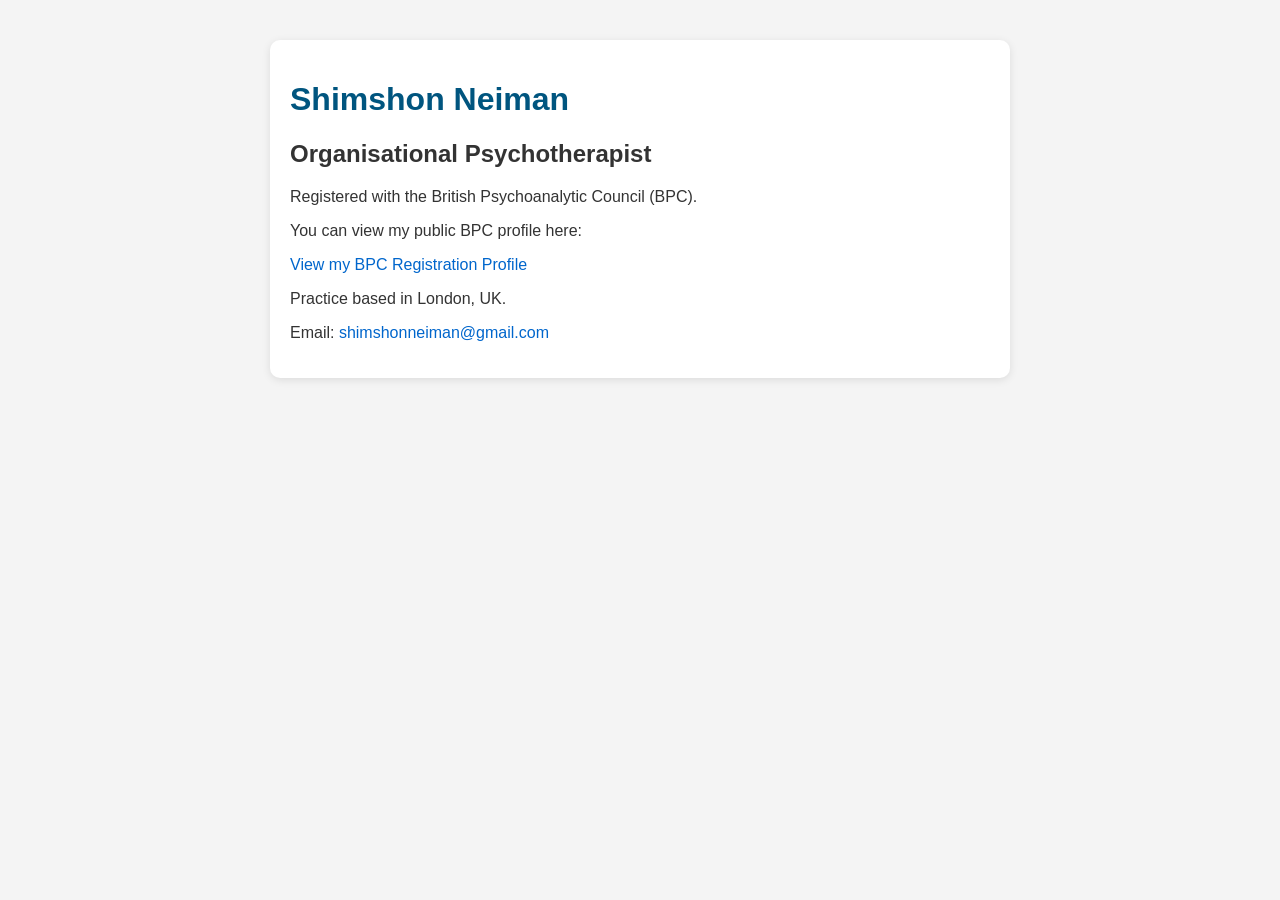
<file: index.html>
<!DOCTYPE html>
<html lang="en">
<head>
  <meta charset="UTF-8">
  <meta name="viewport" content="width=device-width, initial-scale=1.0">
  <meta name="description" content="Shimshon Neiman – Organisational Psychotherapist registered with the BPC">
  <title>Shimshon Neiman | Organisational Psychotherapist</title>
  <style>
    body {
      font-family: Arial, sans-serif;
      background: #f4f4f4;
      color: #333;
      margin: 0;
      padding: 0;
    }
    .container {
      max-width: 700px;
      margin: 40px auto;
      background: white;
      padding: 20px;
      border-radius: 10px;
      box-shadow: 0 2px 8px rgba(0,0,0,0.1);
    }
    h1 {
      color: #00557f;
    }
    a {
      color: #0066cc;
      text-decoration: none;
    }
    a:hover {
      text-decoration: underline;
    }
  </style>
</head>
<body>
  <div class="container">
    <h1>Shimshon Neiman</h1>
    <h2>Organisational Psychotherapist</h2>
    <p>Registered with the British Psychoanalytic Council (BPC).</p>
    <p>You can view my public BPC profile here:</p>
    <p>
      <a href="https://www.bpc.org.uk/information-support/find-a-therapist-or-clinic/48319/">
        View my BPC Registration Profile
      </a>
    </p>
    <p>Practice based in London, UK.</p>
    <p>Email: <a href="mailto:shimshonneiman@gmail.com">shimshonneiman@gmail.com</a></p>
  </div>
</body>
</html>
</file>
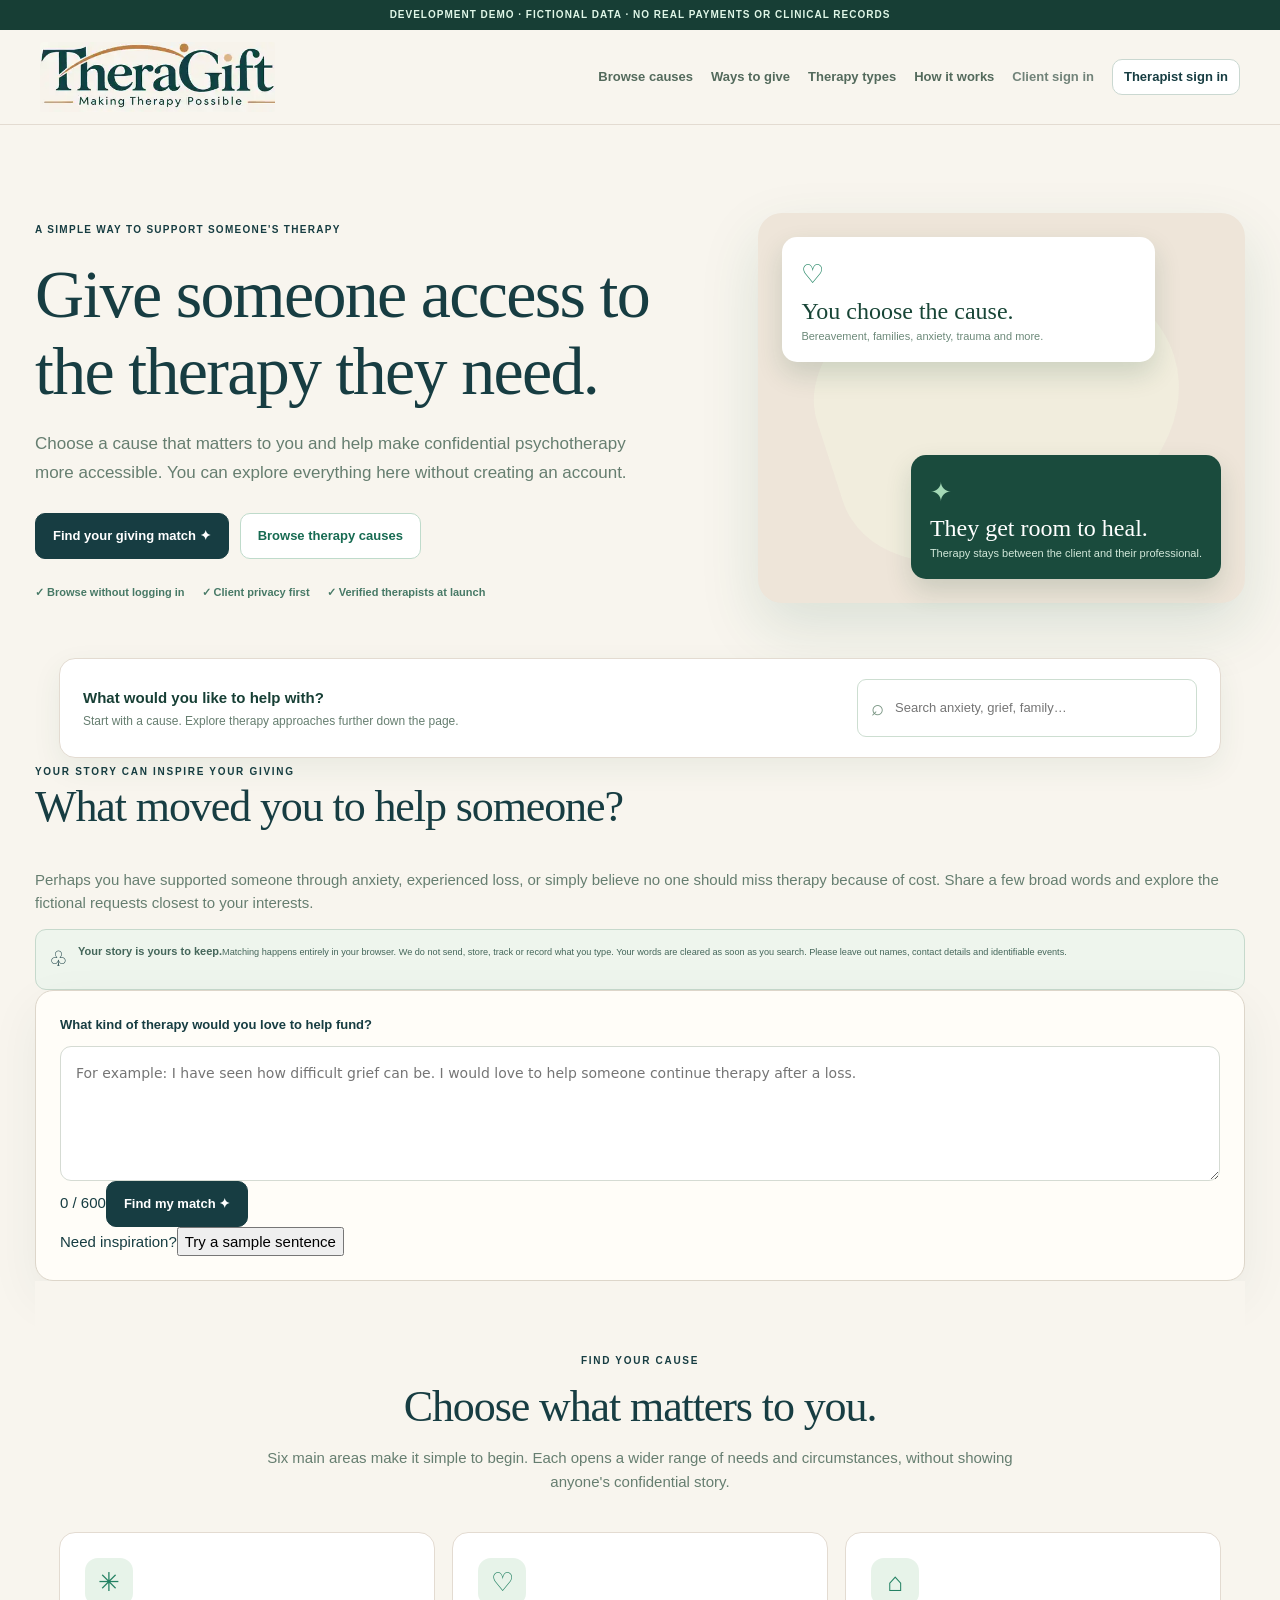
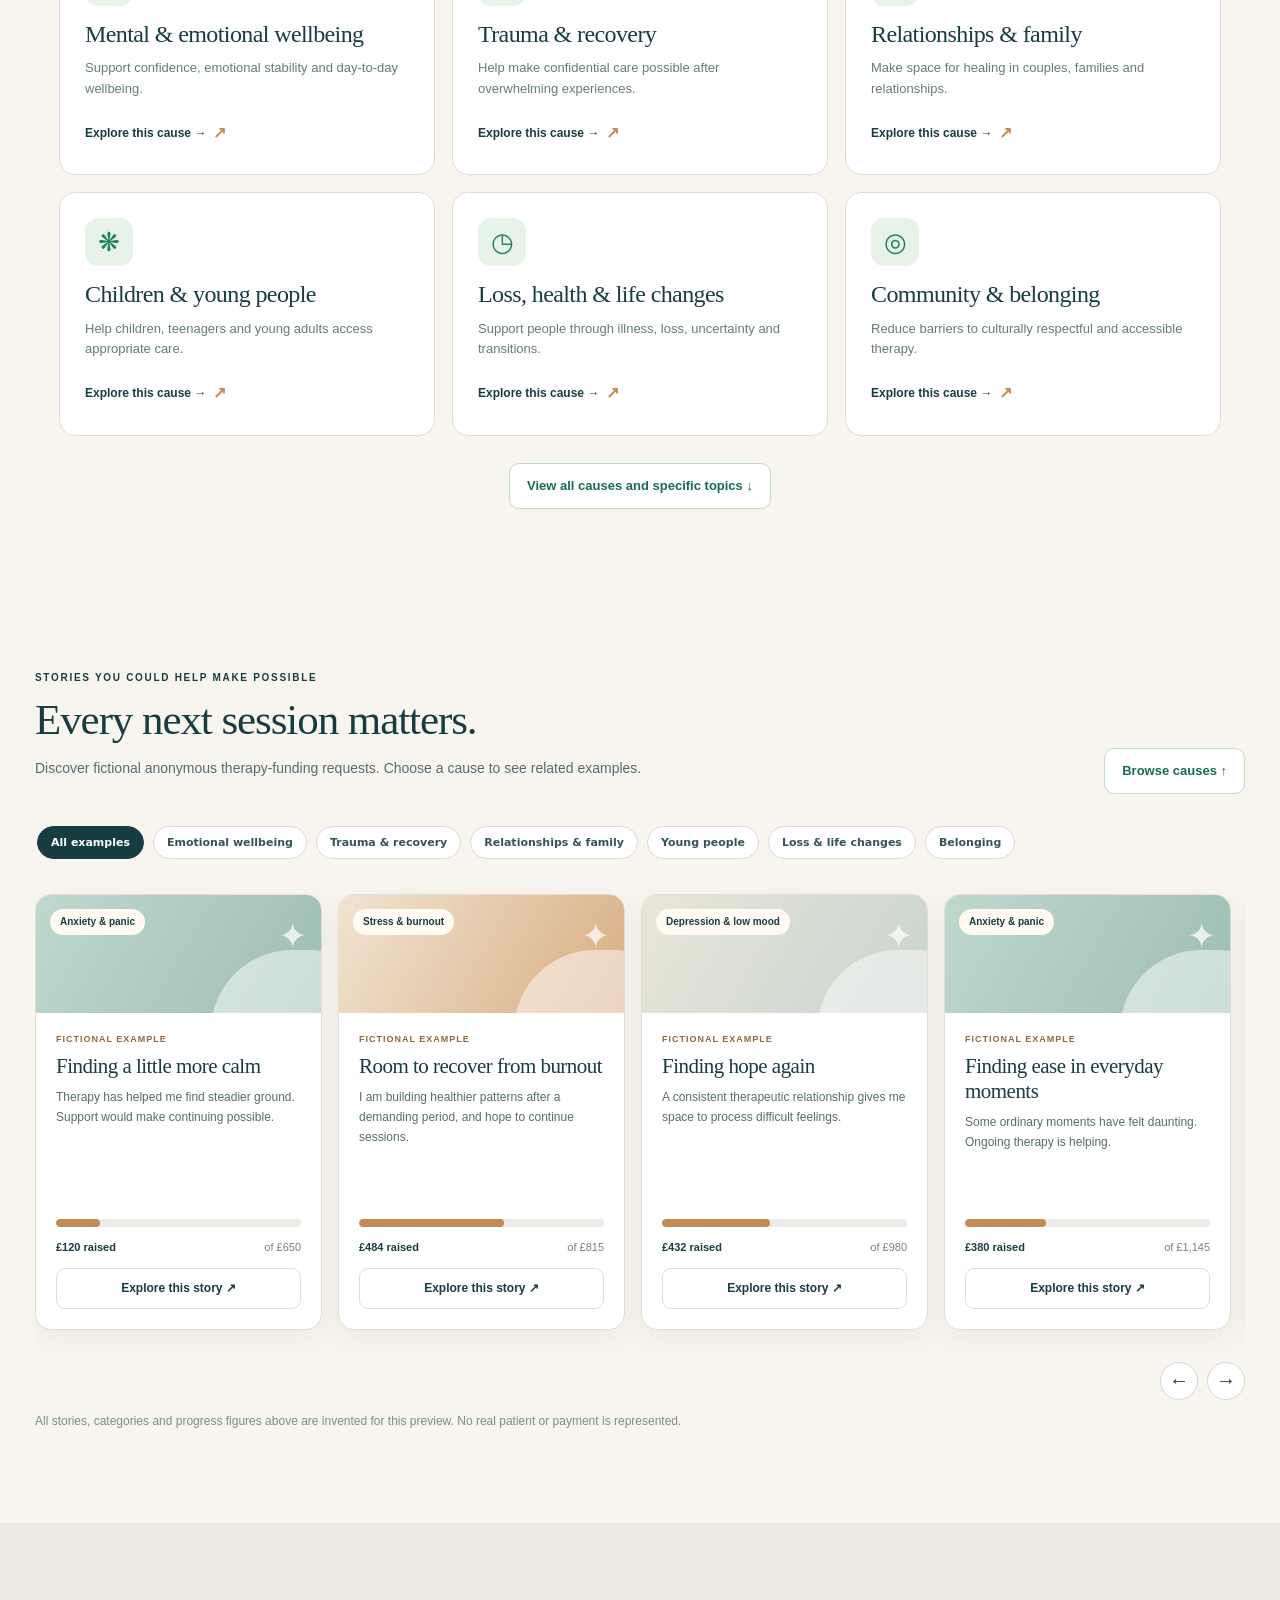
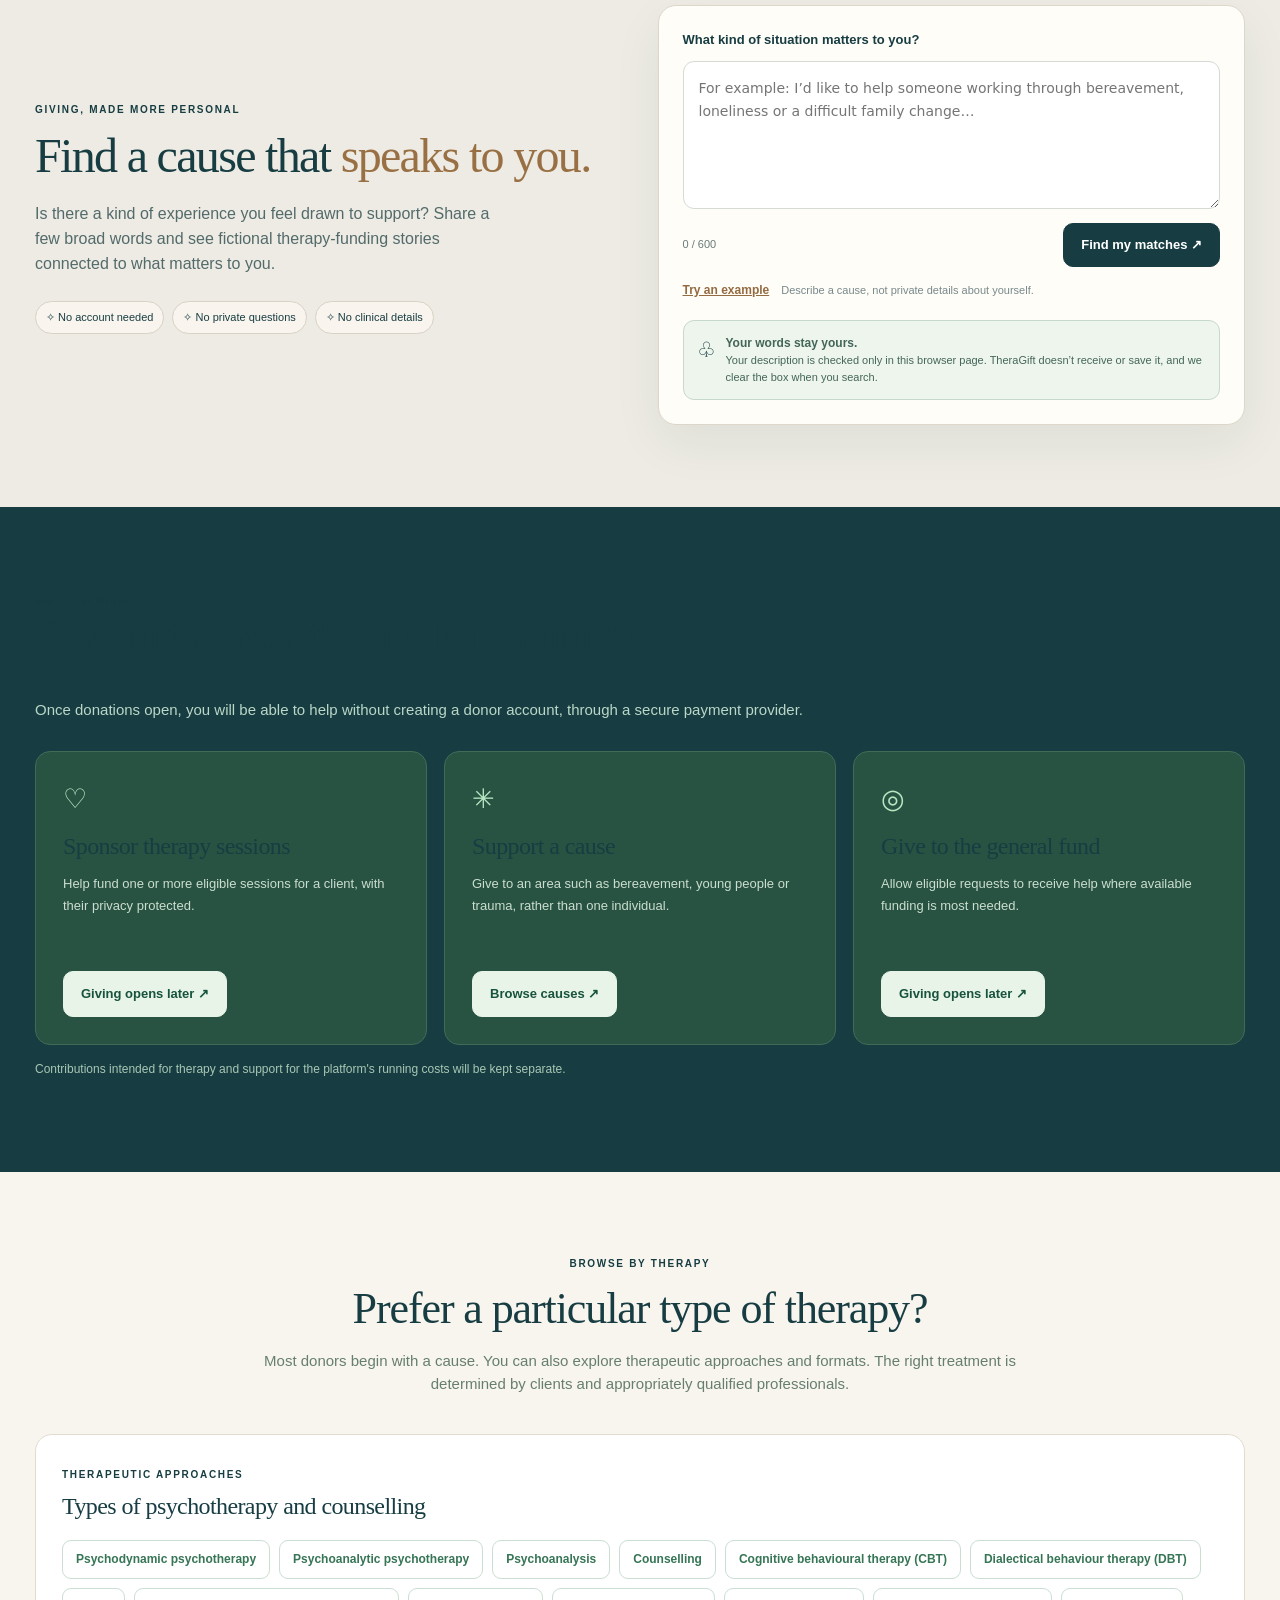
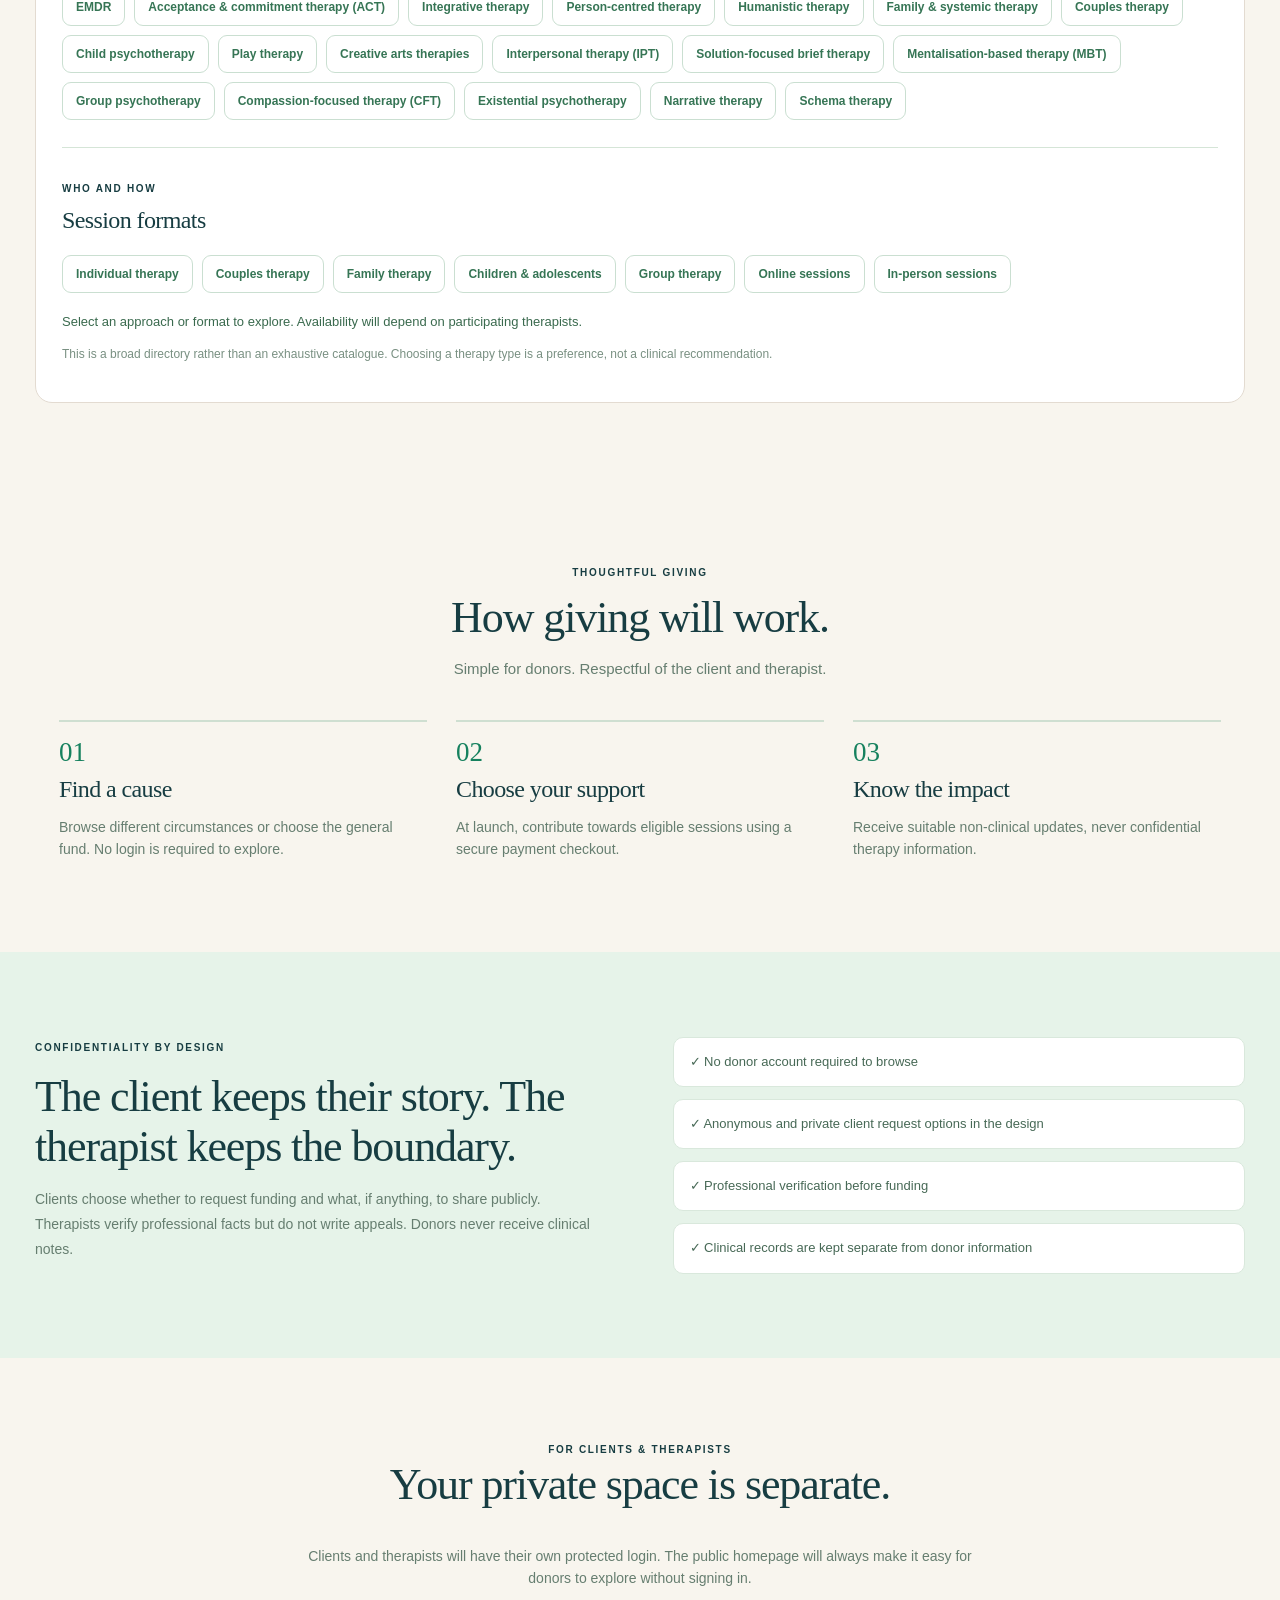
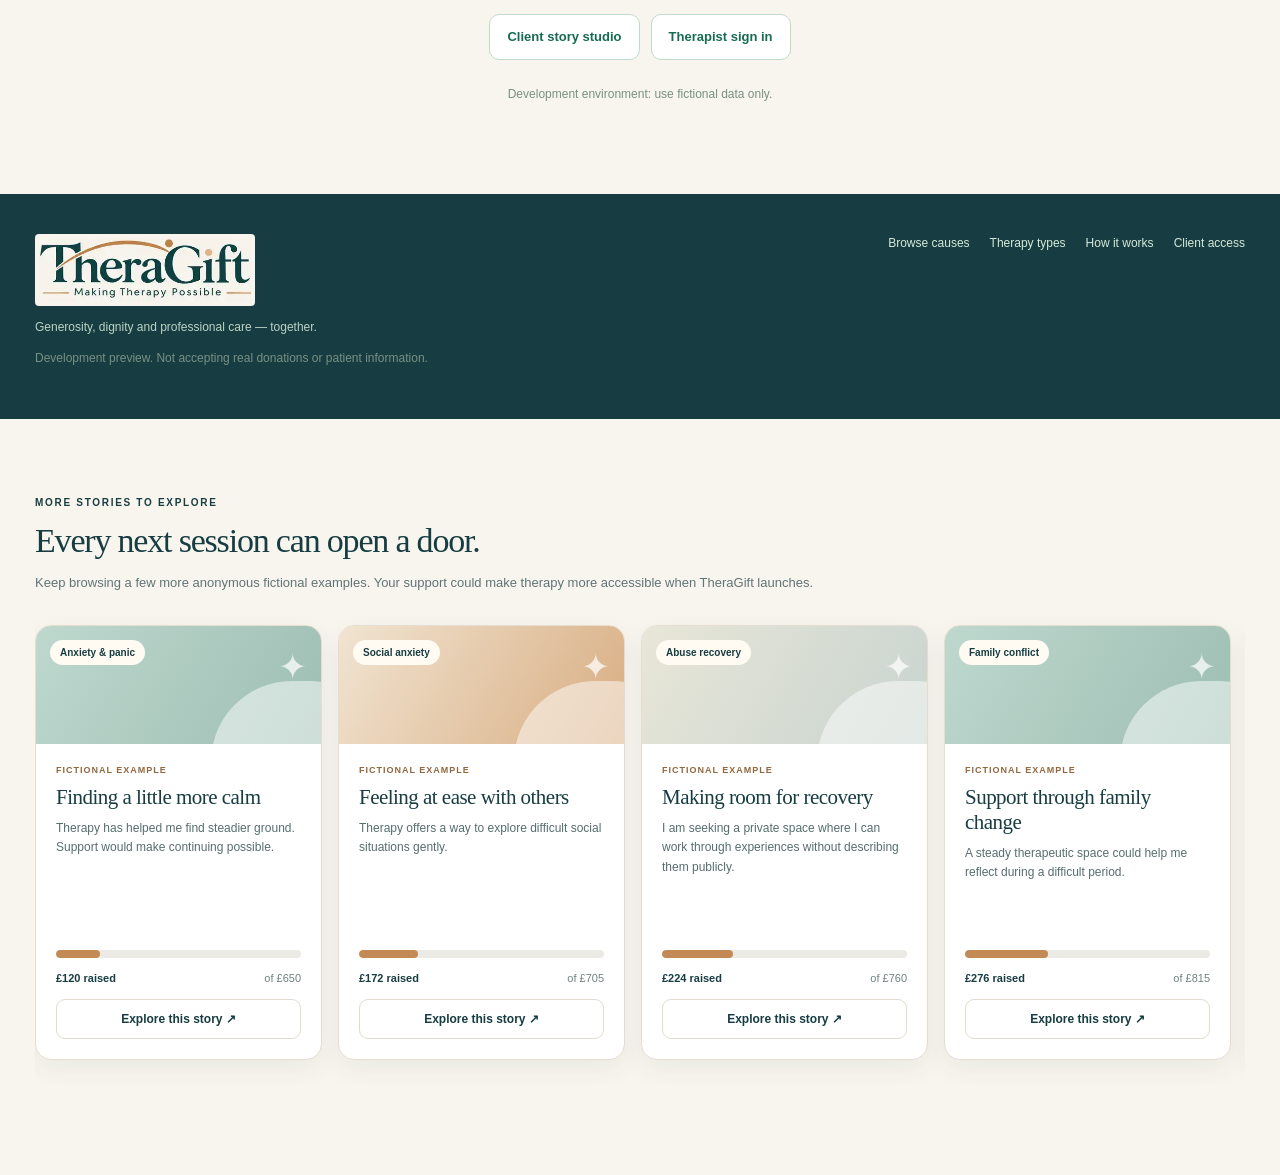
<file: theragift/index.html>
<!doctype html><html lang="en-GB"><head>
<meta charset="utf-8"><meta name="viewport" content="width=device-width,initial-scale=1">
<meta name="robots" content="noindex,nofollow"><meta http-equiv="Content-Security-Policy" content="default-src 'none'; style-src 'self' 'unsafe-inline'; script-src 'self' 'unsafe-inline'; img-src 'self' data:; connect-src 'none'; base-uri 'none'; form-action 'none'"><meta name="theme-color" content="#173D42"><title>TheraGift — Making Therapy Possible</title>
<style>*{box-sizing:border-box}html{scroll-behavior:smooth}body{margin:0;color:#173f35;background:#f8faf7;font:14px/1.55 ui-sans-serif,-apple-system,BlinkMacSystemFont,"Segoe UI",sans-serif}a{color:#197658;text-decoration:none}a:hover{color:#0c6249}button,input{font:inherit}button{cursor:pointer}h1,h2,h3{color:#173f35;margin-top:0}p{color:#70867b}.maxwidth{max-width:1210px;margin:0 auto}.eyebrow{font-size:10px;font-weight:800;letter-spacing:.18em;color:#237b59}.demo-ribbon{background:#173e35;color:#dff6e7;text-align:center;font-size:10px;font-weight:800;letter-spacing:1px;padding:7px}.public-nav{min-height:80px;background:white;border-bottom:1px solid #dfebe1;display:flex;align-items:center;justify-content:space-between;gap:22px;padding:12px max(24px,calc((100vw - 1200px)/2))}.public-nav nav{display:flex;align-items:center;gap:18px;flex-wrap:wrap}.public-nav nav a{color:#536a5c;font-size:13px;font-weight:650}.public-nav nav a:hover{color:#14765a}.brand{display:flex;align-items:center;gap:10px;color:#173f35;font:700 27px Georgia,serif;letter-spacing:-.8px;white-space:nowrap}.brand small{display:block;font:750 8px ui-sans-serif,system-ui;letter-spacing:1.8px;color:#839d8b}.brand-symbol{display:inline-grid;place-items:center;width:35px;height:35px;border-radius:50%;background:#e1f1e6;color:#197658;font-size:26px}.brand-dot{color:#49a57c}.btn{border-radius:10px;display:inline-flex;align-items:center;justify-content:center;gap:7px;border:1px solid transparent;background:#eaf4ec;color:#1c6e52;padding:12px 17px;font-weight:750;font-size:13px;min-height:42px}.btn-primary{background:#197658;color:white!important}.btn-primary:hover{background:#0c6048;color:white!important}.btn-outline{background:white;border-color:#b4d2bf;color:#1c6e52}.btn-ghost{background:#e8f4eb;color:#1c6e52}.btn-small{min-height:34px;padding:7px 11px;font-size:11px}@media(max-width:800px){.public-nav{flex-wrap:wrap;padding:12px 17px}.public-nav nav{gap:12px}.public-nav nav a{font-size:11px}.brand{font-size:24px}}
</style><meta name="robots" content="noindex,nofollow"><meta http-equiv="Content-Security-Policy" content="default-src 'none'; style-src 'unsafe-inline'; script-src 'self' 'unsafe-inline'; img-src data:; connect-src 'none'; base-uri 'none'; form-action 'none'"><style>/* TheraGift v0.5: donor-first public experience. Intentionally scoped. */
.donor-public-nav .brand small{letter-spacing:.15em}.donor-public-nav nav{gap:18px}.donor-public-nav nav .donor-client-login{color:#718379;font-weight:600}.donor-landing{--dg-ink:#173f35;--dg-green:#197658;--dg-line:#dfe9e0;--dg-muted:#667e70;color:var(--dg-ink);font-size:15px}.donor-landing h1,.donor-landing h2,.donor-landing h3{font-family:Georgia,"Iowan Old Style",serif;font-weight:500;letter-spacing:-.025em;line-height:1.13}.donor-landing h1{font-size:clamp(40px,5.4vw,68px)}.donor-landing h2{font-size:clamp(29px,3.6vw,44px)}.donor-landing h3{font-size:24px}.donor-landing p{color:var(--dg-muted)}.donor-landing button:focus-visible,.donor-landing a:focus-visible,.donor-landing input:focus-visible{outline:3px solid #58b789;outline-offset:3px}.donor-landing .eyebrow{font-size:10px;letter-spacing:.17em;font-weight:850;color:#18805d}.donor-landing .btn-outline{background:white;color:#176b52;border:1px solid #bfdbcb}.donor-landing .btn-outline:hover{background:#e6f2e9}.donor-landing [hidden]{display:none!important}
.donor-hero{padding:88px 24px 89px;background:linear-gradient(116deg,#eaf7ed 0%,#f4f8ed 48%,#d6eadd 100%);overflow:hidden}.donor-hero-grid{display:grid;grid-template-columns:1.15fr .85fr;gap:65px;align-items:center}.donor-kicker{color:#227f60;font-size:10px;font-weight:850;letter-spacing:.13em}.donor-hero h1{margin:17px 0 20px;max-width:720px}.donor-hero h1 em{color:#228e6b;font-style:normal}.donor-hero-copy>p{font-size:17px;max-width:600px;line-height:1.7}.donor-cta-row{display:flex;gap:11px;flex-wrap:wrap;margin:25px 0}.donor-hero-trust{display:flex;flex-wrap:wrap;gap:17px;margin-top:25px;font-size:11px;font-weight:650;color:#477966}.donor-hero-art{position:relative;isolation:isolate;background:linear-gradient(135deg,#d4e7d2,#a3c9b4);padding:24px;min-height:390px;border-radius:24px;display:flex;flex-direction:column;justify-content:space-between;box-shadow:0 24px 60px #1b5a3a21}.donor-hero-art:before{content:"";position:absolute;inset:15% 13%;border-radius:40% 60% 58% 42%;background:#f3f7e372;transform:rotate(-18deg);z-index:-1}.donor-art-card{background:white;border-radius:15px;padding:17px 19px;max-width:85%;box-shadow:0 12px 27px #17462f2a;display:flex;flex-direction:column;gap:3px}.donor-icon-solo{font-size:26px;color:#238564}.donor-art-card strong{font:24px Georgia,serif;color:#184536}.donor-art-card small{color:#6c8979;font-size:11px}.donor-art-card-dark{align-self:flex-end;background:#1a4b3d;color:#fff}.donor-art-card-dark strong{color:#fff}.donor-art-card-dark small{color:#d1e7d9}.donor-art-card-dark .donor-icon-solo{color:#a4d9b6}
.donor-search-wrap{padding:0 24px}.donor-quicksearch{display:grid;grid-template-columns:1fr minmax(235px,340px);align-items:center;gap:20px;background:#fff;border:1px solid var(--dg-line);padding:20px 23px;border-radius:16px;position:relative;margin-top:-34px;box-shadow:0 10px 30px #1b533312}.donor-quicksearch strong{color:var(--dg-ink)}.donor-quicksearch p{font-size:12px;margin:3px 0 0}.donor-search-label{border:1px solid #cdded1;border-radius:9px;padding:11px 13px;display:flex;align-items:center;gap:9px}.donor-search-label input{width:100%;outline:none;border:0;background:transparent;color:#1a483b;min-width:0;font-size:13px}.search-glyph{font-size:22px;color:#789482}.donor-section{padding:78px 24px}.donor-causes{padding-top:66px}.donor-section-title{text-align:center;max-width:760px;margin:0 auto 39px}.donor-section-title h2{margin:11px 0}.donor-section-title p{font-size:15px}.donor-cause-grid{display:grid;grid-template-columns:repeat(3,minmax(0,1fr));gap:17px}.donor-cause-card{display:flex;flex-direction:column;align-items:flex-start;min-height:237px;background:white;padding:25px;border:1px solid var(--dg-line);border-radius:16px;transition:border-color .2s,box-shadow .2s}.donor-cause-card:hover,.donor-cause-card.active{border-color:#a5cdb0;box-shadow:0 10px 27px #1b513713}.donor-cause-card .donor-cause-icon{width:48px;height:48px;display:grid;place-items:center;border-radius:13px;background:#e7f3e9;color:#238163;font-size:26px}.donor-cause-card h3{margin:15px 0 10px}.donor-cause-card p{font-size:13px;line-height:1.6;margin:0 0 17px}.donor-card-link{margin-top:auto;border:0;background:transparent;color:#197b5e;font-size:12px;font-weight:800;padding:4px 0}.donor-card-link:hover{text-decoration:underline}.donor-muted{font-size:12px!important;color:#799082!important;line-height:1.55}.donor-no-results{padding:20px;background:white;border:1px solid var(--dg-line);border-radius:12px}.donor-explore{margin-top:22px;padding:24px;border:1px solid #cbded2;border-radius:15px;background:#f0f8f0;scroll-margin-top:115px}.donor-explore-head{display:flex;justify-content:space-between;gap:20px}.donor-explore-head h3{margin:7px 0}.donor-explore-head p{font-size:13px;margin:4px 0}.donor-chip-row{display:flex;flex-wrap:wrap;gap:9px;margin-top:20px}.donor-chip{background:white;color:#367555;border:1px solid #cadfd1;border-radius:9px;padding:10px 13px;font-size:12px;font-weight:700;line-height:1.35}.donor-chip:hover,.donor-chip.active{color:white;background:#19795d;border-color:#19795d}.donor-selected{font-size:13px!important;color:#3a6a4e!important;margin-top:19px}.donor-divider{border-top:1px solid #d5e5d7;margin:20px 0}.donor-link-btn{border:0;background:transparent;color:#1b785b;text-decoration:underline;font-weight:750;font-size:12px}.donor-all-toggle{text-align:center;margin-top:27px}.donor-all-topics{border:1px solid var(--dg-line);border-radius:16px;background:#fff;margin-top:21px;padding:25px}.donor-all-topics h3{margin:0 0 9px}.donor-all-topics p{font-size:13px}
.donor-giving{background:#173e33;padding:81px 24px;color:#f3fff8}.donor-giving .eyebrow{color:#a8e1ba}.donor-giving h2,.donor-giving h3{color:#f5fff9}.donor-giving>div>p{color:#bad7c7}.donor-giving-grid{display:grid;grid-template-columns:repeat(3,1fr);gap:17px;margin:30px 0 15px}.donor-giving-grid article{border:1px solid #426b57;border-radius:15px;background:#285343;padding:27px}.donor-give-icon{font-size:27px;color:#b6e7c1}.donor-giving-grid h3{margin:12px 0}.donor-giving-grid p{font-size:13px;line-height:1.7;color:#cbdecf;min-height:85px}.donor-give-cta{background:#e8f4e8;color:#17533d;border-color:#e8f4e8}.donor-give-cta:hover{background:white}.donor-giving-disclaimer{font-size:12px;color:#a8c7b4!important}
.donor-approaches{background:#edf6ed}.donor-approach-box{background:white;padding:26px;border:1px solid var(--dg-line);border-radius:17px}.donor-approach-box h3{margin:9px 0 13px}.donor-approach-box .donor-divider{margin:27px 0}.donor-steps{display:grid;grid-template-columns:repeat(3,1fr);gap:29px}.donor-steps article{border-top:2px solid #cfdfd1;padding-top:15px}.donor-steps article>span{font:27px Georgia;color:#16815e}.donor-steps h3{margin:8px 0}.donor-steps p{font-size:14px}.donor-privacy{background:#e6f3e9;padding:82px 24px}.donor-privacy-grid{display:grid;grid-template-columns:1fr 1fr;gap:65px;align-items:center}.donor-privacy h2{margin:15px 0}.donor-privacy p{font-size:14px;line-height:1.8}.donor-privacy-checks{display:grid;gap:12px}.donor-privacy-checks>div{border:1px solid #d9e8dc;border-radius:10px;background:#fff;color:#476956;font-size:13px;padding:14px 16px}.donor-portals{text-align:center;max-width:740px}.donor-portals p{font-size:14px}.donor-portals .donor-cta-row{justify-content:center}.donor-footer{background:#133b31;color:#bcdac9;padding:40px 24px}.donor-footer-grid{display:flex;justify-content:space-between;gap:40px;flex-wrap:wrap}.donor-footer strong{font:26px Georgia;color:white}.donor-footer small{display:block;font-size:8px;letter-spacing:.2em}.donor-footer p{font-size:12px;color:#bcd3c3}.donor-footer nav{display:flex;gap:20px;align-content:start;flex-wrap:wrap}.donor-footer nav a{font-size:12px;color:#d6e9d8}.donor-toast{position:fixed;bottom:20px;right:20px;background:#153d32;color:white;box-shadow:0 13px 40px #163e3040;padding:14px 18px;max-width:380px;border-radius:12px;font-size:13px;z-index:20;opacity:0;transform:translateY(10px);transition:all .22s;pointer-events:none}.donor-toast.show{opacity:1;transform:translateY(0)}
@media(max-width:1000px){.donor-public-nav nav{gap:13px}.donor-hero-grid{gap:35px}.donor-art-card strong{font-size:21px}}
@media(max-width:840px){.donor-public-nav{height:auto;min-height:82px;flex-wrap:wrap;padding:14px 20px}.donor-public-nav nav{flex-wrap:wrap}.donor-hero-grid,.donor-privacy-grid{grid-template-columns:1fr}.donor-hero-art{min-height:290px}.donor-cause-grid,.donor-giving-grid,.donor-steps{grid-template-columns:repeat(2,1fr)}.donor-quicksearch{grid-template-columns:1fr}}
@media(max-width:600px){.donor-hero{padding:59px 19px 75px}.donor-hero-copy>p{font-size:15px}.donor-hero-trust{gap:10px}.donor-art-card{max-width:86%}.donor-art-card strong{font-size:19px}.donor-hero-art{min-height:250px}.donor-section{padding:60px 19px}.donor-search-wrap{padding:0 19px}.donor-quicksearch{padding:16px}.donor-cause-grid,.donor-giving-grid,.donor-steps{grid-template-columns:1fr}.donor-cause-card{min-height:210px}.donor-giving{padding:65px 19px}.donor-giving-grid p{min-height:0}.donor-privacy{padding:64px 19px}.donor-privacy-grid{gap:25px}.donor-footer{padding:40px 19px}.donor-public-nav nav{gap:12px}.donor-public-nav nav a{font-size:11px}.donor-approach-box{padding:19px}.donor-all-topics{padding:19px}}
</style><style>:root{--brand-primary:#173D42;--brand-background:#F8F5EE;--brand-accent:#C48A55;--brand-accent-soft:#E2B88D;--dg-ink:#173D42;--dg-green:#173D42;--dg-line:#E3DBD1;--dg-muted:#566A6C;--ink:#173D42;--green:#173D42;--bg:#F8F5EE;--muted:#566A6C}body,.public-body,.donor-landing,.donor-section,.donor-causes{background:#F8F5EE;color:#173D42}.public-nav{background:#fff;border-color:#E3DBD1}.donor-hero{background:#F8F5EE}.donor-hero-art{background:#EEE5D9}.donor-hero h1 em,.donor-kicker,.donor-landing .eyebrow{color:#173D42}.donor-landing h1,.donor-landing h2,.donor-landing h3,.donor-cause-card h3{color:#173D42}.btn-primary,.donor-landing .btn-primary,.donor-card-link,.donor-link-btn{background:#173D42;color:white;border-color:#173D42}.donor-card-link{background:transparent;border:0;color:#173D42}.donor-landing .btn-primary:hover{background:#102E32}.donor-cause-card,.donor-quicksearch,.donor-all-topics,.donor-approach-box,.donor-explore,.donor-practice-preview{border-color:#E3DBD1}.donor-cause-icon{background:#F3EDE4;color:#173D42}.donor-chip:hover,.donor-chip.active,.donor-approach-chip:hover,.donor-approach-chip.active{background:#173D42;border-color:#173D42;color:white}.donor-giving,.donor-footer{background:#173D42}.donor-progressbar span,progress::-webkit-progress-value{background:#C48A55}progress{accent-color:#C48A55}button:focus-visible,a:focus-visible,input:focus-visible{outline:3px solid #C48A55;outline-offset:3px}.donor-landing .donor-card-link{color:#173D42!important}.brand-logo{display:block}.donor-public-nav nav{flex-wrap:wrap}.donor-footer .footer-logo-img{background:#F8F5EE;padding:7px;border-radius:5px;max-width:180px;width:100%;height:auto}@media(max-width:620px){.brand-logo img{width:150px!important}.public-nav{flex-wrap:wrap}.donor-public-nav nav{gap:11px}}</style><style>.donor-public-nav .brand-logo img{width:235px!important;height:auto!important;max-width:100%;object-fit:contain;display:block}.public-nav{background:#F8F5EE!important}.donor-footer .footer-logo-img{width:220px!important;max-width:100%!important;height:auto!important;display:block;background:#F8F5EE!important;padding:4px!important;border-radius:4px}@media(max-width:700px){.donor-public-nav .brand-logo img{width:175px!important}}</style><style>.donor-public-nav nav a.btn-ghost,.donor-public-nav nav a.btn-ghost:visited,.donor-public-nav nav a.btn-outline{color:#173D42!important;background:#fff!important;border-color:#CAD8D1!important}</style><style>
:root{--tg-teal:#173D42;--tg-ivory:#F8F5EE;--tg-honey:#C48A55}
.donor-cause-card{cursor:pointer;position:relative;transition:transform .24s,box-shadow .24s,border-color .24s!important;outline-offset:4px}
.donor-cause-card:hover,.donor-cause-card:focus-visible{transform:translateY(-5px);border-color:#C48A55!important;box-shadow:0 20px 42px #173D421e!important}
.donor-cause-card.active{background:#FFFBF5!important;border-color:#C48A55!important}
.donor-cause-card .donor-card-link{pointer-events:none;color:#173D42!important;display:inline-flex;align-items:center;gap:7px}
.donor-cause-card .donor-card-link:after{content:'↗';color:#C48A55;font-size:16px;transition:transform .2s}
.donor-cause-card:hover .donor-card-link:after{transform:translate(3px,-3px)}
.tg-donor-profiles{background:#F8F5EE;padding:77px 24px 81px;color:#173D42}.tg-fundcase-head{display:flex;justify-content:space-between;align-items:end;gap:20px;margin-bottom:25px}
.tg-fundcase-head h2{font:normal clamp(29px,3.6vw,43px) Georgia,serif;margin:8px 0 10px;color:#173D42}.tg-fundcase-head p{max-width:650px;font-size:14px;color:#576C6F}.tg-fundcase-head .btn{white-space:nowrap}
.tg-fundcase-filters{display:flex;gap:9px;overflow-x:auto;padding:7px 2px 17px;scrollbar-width:thin}
.tg-fundcase-filter{border:1px solid #D8DBD5;border-radius:30px;white-space:nowrap;padding:9px 13px;background:white;color:#345459;font:700 11px system-ui}
.tg-fundcase-filter:hover,.tg-fundcase-filter.active{background:#173D42;color:white;border-color:#173D42}
.tg-fundcase-strip{display:flex;gap:17px;overflow-x:auto;scroll-snap-type:x mandatory;overscroll-behavior-inline:contain;padding:10px 5px 23px;scrollbar-width:thin;scroll-behavior:smooth}
.tg-fundcase{scroll-snap-align:start;flex:0 0 287px;background:white;border:1px solid #E5DDD2;border-radius:16px;overflow:hidden;box-shadow:0 9px 26px #173D4210;display:flex;flex-direction:column;cursor:pointer;transition:transform .23s,box-shadow .23s}
.tg-fundcase:hover,.tg-fundcase:focus-visible{transform:translateY(-5px);box-shadow:0 20px 39px #173D4220;border-color:#C48A55}
.tg-fundcase[hidden]{display:none!important}
.tg-fundcase-art{height:118px;display:flex;justify-content:space-between;padding:14px;position:relative;overflow:hidden}.tg-fundcase-art:before{content:'';position:absolute;width:180px;height:180px;background:#ffffff7c;right:-70px;bottom:-117px;border-radius:45%}
.tg-fundcase-art.tone-sage{background:linear-gradient(120deg,#BED8CE,#9EBEB3)}.tg-fundcase-art.tone-ivory{background:linear-gradient(120deg,#E8E6D8,#C8D4CF)}.tg-fundcase-art.tone-honey{background:linear-gradient(120deg,#F1E4D1,#D8AD82)}
.tg-fundcase-topic{position:relative;z-index:1;background:#FFFBF3;color:#173D42;border-radius:25px;padding:5px 10px;font-size:10px;font-weight:750;height:max-content;max-width:88%}.tg-fundcase-star{position:relative;z-index:1;font-size:35px;color:#ffffffb9}
.tg-fundcase-info{padding:20px;display:flex;flex:1;flex-direction:column}.tg-fundcase-info small{font-size:9px;font-weight:850;letter-spacing:1px;color:#91683f}.tg-fundcase-info h3{font:normal 22px Georgia,serif;color:#173D42;margin:7px 0 9px}.tg-fundcase-info p{font-size:12px;line-height:1.65;min-height:76px;color:#566E6D;margin:0 0 16px}
.tg-fundcase-track{height:8px;border-radius:20px;background:#EBEAE5;overflow:hidden;margin-top:auto}.tg-fundcase-track span{display:block;height:100%;border-radius:20px;background:#C48A55}
.tg-fundcase-figures{display:flex;justify-content:space-between;gap:12px;margin:12px 0;color:#728180;font-size:11px}.tg-fundcase-figures strong{color:#173D42}.tg-fundcase-action{border:1px solid #E2DBCF;padding:10px 12px;border-radius:9px;color:#173D42;font-size:12px;font-weight:780}
.tg-fundcase-tools{display:flex;justify-content:flex-end;gap:9px;margin:7px 0}.tg-fundcase-tools button{border:1px solid #D2D9D5;border-radius:50%;background:white;width:38px;height:38px;font-size:20px;color:#173D42}.tg-fundcase-tools button:hover{background:#173D42;color:#fff}
.tg-related{margin-top:21px;border-top:1px solid #CFCAC0;padding-top:19px}.tg-related h3{font:normal 24px Georgia,serif;margin:8px 0;color:#173D42}.tg-related .tg-fundcase{flex-basis:255px}
@media(max-width:820px){.tg-fundcase-head{align-items:flex-start;flex-direction:column}.tg-donor-profiles{padding:55px 20px}}
@media(max-width:520px){.tg-fundcase{flex-basis:78vw}.tg-fundcase-head .btn{font-size:12px}.tg-related .tg-fundcase{flex-basis:75vw}}
@media(prefers-reduced-motion:reduce){.tg-fundcase-strip{scroll-behavior:auto}.tg-fundcase,.donor-cause-card,.donor-card-link:after{transition:none!important;transform:none!important}}
</style><link rel="stylesheet" href="discovery-v09.css"><style>
.tg-discovery-v08{padding:82px 0;background:#EDEBE3;color:#173D42}.tg-match-frame{display:grid;grid-template-columns:1fr 1fr;gap:35px;align-items:center}.tg-match-aside h2,.tg-bottom-discovery h2{font:normal clamp(32px,4vw,48px) Georgia,serif;line-height:1.12;letter-spacing:-.035em;margin:10px 0 19px;color:#173D42}.tg-match-aside h2 em{font-style:normal;color:#987044}.tg-match-aside>p{color:#536A6B;font-size:16px;max-width:480px}.tg-match-trust{display:flex;flex-wrap:wrap;gap:8px;margin-top:25px}.tg-match-trust span{font-size:11px;border:1px solid #D8D1C5;border-radius:20px;padding:7px 10px;background:#F9F5EE}.tg-match-form{background:#FFFDF8;border:1px solid #DDD6CA;border-radius:18px;padding:24px;box-shadow:0 18px 50px #173D4210}.tg-match-form label{display:block;font-weight:800;font-size:13px;margin-bottom:11px;color:#173D42}.tg-match-form textarea{display:block;width:100%;border:1px solid #D5DBD3;background:#fff;border-radius:11px;padding:15px;font:14px/1.65 system-ui;color:#173D42;min-height:135px;resize:vertical}.tg-match-form textarea:focus-visible{outline:3px solid #C48A55;outline-offset:3px}.tg-match-form-row{display:flex;justify-content:space-between;gap:12px;align-items:center;margin-top:14px}.tg-match-form-row small{font-size:11px;color:#6A7B7B}.tg-match-form-row .btn{padding:11px 17px;white-space:nowrap}.tg-match-help{display:flex;flex-wrap:wrap;gap:12px;align-items:center;margin:14px 0 20px}.tg-match-help button,.tg-match-clear{border:0;background:transparent;color:#946A40;text-decoration:underline;font-size:12px;font-weight:800;padding:0}.tg-match-help span{font-size:11px;color:#78888B}.tg-match-privacy{border:1px solid #C6D9CC;background:#EEF5ED;border-radius:11px;display:flex;gap:10px;align-items:flex-start;padding:13px;font-size:11px;color:#44665A}.tg-match-privacy strong{font-size:12px}.tg-match-privacy span{font-size:21px;color:#173D42}.tg-match-output{margin-top:32px;border:1px solid #DED7CB;background:#FBF9F5;border-radius:18px;padding:24px;scroll-margin-top:110px}.tg-match-output[hidden]{display:none}.tg-match-output h3{font:normal 30px Georgia,serif;margin:8px 0;color:#173D42}.tg-match-output p{font-size:13px;color:#63757A}.tg-match-output small{font-size:10px;color:#687C7B;display:block;margin-top:12px}.tg-bottom-discovery{padding:70px 0 90px;background:#F8F5EE;color:#173D42}.tg-bottom-discovery h2{font-size:34px;margin-bottom:8px}.tg-bottom-discovery>div>p{color:#607477;font-size:13px}
.tg-fundcase-strip{display:flex;gap:16px;overflow-x:auto;padding:18px 3px 25px;scroll-snap-type:x mandatory;scrollbar-width:thin;scroll-behavior:smooth}.tg-fundcase-strip .tg-fundcase{scroll-snap-align:start;min-height:320px}.tg-fundcase-strip .tg-fundcase h3{font-size:21px}.tg-fundcase-strip .tg-fundcase-info p{min-height:90px}.tg-v08-profile{text-decoration:none;color:inherit}.tg-v08-profile:hover,.tg-v08-profile:focus-visible{transform:translateY(-7px)}.tg-v08-profile .tg-fundcase-action{display:block;text-align:center}.donor-cause-card{cursor:pointer}
@media(max-width:770px){.tg-match-frame{grid-template-columns:1fr;gap:25px}.tg-discovery-v08{padding:55px 0}.tg-match-form{padding:17px}.tg-match-form-row{flex-wrap:wrap}}
@media(prefers-reduced-motion:reduce){.tg-fundcase-strip{scroll-behavior:auto}.tg-v08-profile:hover,.tg-v08-profile:focus-visible{transform:none}}
</style></head>
<body class="public-body">
<div class="demo-ribbon">DEVELOPMENT DEMO · FICTIONAL DATA · NO REAL PAYMENTS OR CLINICAL RECORDS</div>
<header class="public-nav donor-public-nav"><a href="#top" class="brand brand-logo"><img src="[data-uri]" alt="TheraGift — Making Therapy Possible" width="260" height="78" style="display:block;width:200px;height:auto;border-radius:3px"></a><nav aria-label="Public navigation"><a href="#causes">Browse causes</a><a href="#ways">Ways to give</a><a href="#therapies">Therapy types</a><a href="#how">How it works</a><a class="donor-client-login" href="client.html">Client sign in</a><a class="btn btn-ghost btn-small" href="therapist.html">Therapist sign in</a></nav></header>


<main class="donor-landing" id="top">
  <section class="donor-hero">
    <div class="maxwidth donor-hero-grid">
      <div class="donor-hero-copy">
        <span class="donor-kicker">A SIMPLE WAY TO SUPPORT SOMEONE'S THERAPY</span>
        <h1>Give someone access to the therapy they <em>need.</em></h1>
        <p>Choose a cause that matters to you and help make confidential psychotherapy more accessible. You can explore everything here without creating an account.</p>
        <div class="donor-cta-row"><a class="btn btn-primary" href="#tg-donor-match">Find your giving match ✦</a><a class="btn btn-outline" href="#causes">Browse therapy causes</a></div>
        <div class="donor-hero-trust"><span>✓ Browse without logging in</span><span>✓ Client privacy first</span><span>✓ Verified therapists at launch</span></div>
      </div>
      <div class="donor-hero-art" aria-hidden="true">
        <div class="donor-art-card"><span class="donor-icon-solo">♡</span><strong>You choose the cause.</strong><small>Bereavement, families, anxiety, trauma and more.</small></div>
        <div class="donor-art-card donor-art-card-dark"><span class="donor-icon-solo">✦</span><strong>They get room to heal.</strong><small>Therapy stays between the client and their professional.</small></div>
      </div>
    </div>
  </section>
  <div class="maxwidth donor-search-wrap">
    <div class="donor-quicksearch"><div><strong>What would you like to help with?</strong><p>Start with a cause. Explore therapy approaches further down the page.</p></div><label class="donor-search-label"><span class="search-glyph">⌕</span><input id="donorSearch" type="search" placeholder="Search anxiety, grief, family…" aria-label="Search causes and topics"></label></div>
  </div>
  <section class="tg-story-match" id="tg-donor-match" aria-labelledby="tg-match-heading"><div class="maxwidth tg-story-match-grid">
<div class="tg-story-match-intro"><span class="eyebrow">YOUR STORY CAN INSPIRE YOUR GIVING</span><h2 id="tg-match-heading">What moved you to help someone?</h2><p>Perhaps you have supported someone through anxiety, experienced loss, or simply believe no one should miss therapy because of cost. Share a few broad words and explore the fictional requests closest to your interests.</p>
<div class="tg-match-privacy"><span aria-hidden="true">♧</span><div><b>Your story is yours to keep.</b><small>Matching happens entirely in your browser. We do not send, store, track or record what you type. Your words are cleared as soon as you search. Please leave out names, contact details and identifiable events.</small></div></div></div>
<div class="tg-match-form"><label for="tgDonorStory">What kind of therapy would you love to help fund?</label><textarea id="tgDonorStory" rows="4" maxlength="600" placeholder="For example: I have seen how difficult grief can be. I would love to help someone continue therapy after a loss."></textarea>
<div class="tg-match-controls"><span id="tgStoryCount">0 / 600</span><button type="button" class="btn btn-primary" id="tgMatchGo">Find my match ✦</button></div><div class="tg-match-example"><span>Need inspiration?</span><button type="button" id="tgMatchTryExample">Try a sample sentence</button></div></div></div>
<div class="maxwidth"><div id="tgMatchResult" class="tg-match-result" hidden aria-live="polite"><span class="eyebrow">A CAUSE THAT SPEAKS TO YOU</span><h3 id="tgMatchTitle">We found a cause close to your heart.</h3><p id="tgMatchExplanation"></p><div id="tgMatchCards" class="tg-fundcase-strip" aria-label="Suggested fictional profiles"></div><button type="button" class="tg-match-clear" id="tgMatchClear">Clear results</button></div></div></section>
<section class="maxwidth donor-section donor-causes" id="causes">
    <div class="donor-section-title"><span class="eyebrow">FIND YOUR CAUSE</span><h2>Choose what matters to you.</h2><p>Six main areas make it simple to begin. Each opens a wider range of needs and circumstances, without showing anyone's confidential story.</p></div>
    <div class="donor-cause-grid" id="donorCauseGrid">
      
      <article class="donor-cause-card" role="button" tabindex="0" aria-label="Explore wellbeing therapy funding examples" data-cause="wellbeing" data-search="Mental &amp; emotional wellbeing Anxiety &amp; panic Depression &amp; low mood Stress &amp; burnout Loneliness &amp; isolation Low self-esteem Obsessive thoughts &amp; OCD Social anxiety Anger &amp; emotional regulation">
        <div class="donor-cause-icon" aria-hidden="true">✳</div><h3>Mental &amp; emotional wellbeing</h3><p>Support confidence, emotional stability and day-to-day wellbeing.</p>
        <span class="donor-card-link" data-open-cause="wellbeing" aria-hidden="true">Explore this cause →</span>
        <template id="topics-wellbeing"><button type="button" class="donor-chip" data-topic="Anxiety &amp; panic">Anxiety &amp; panic</button><button type="button" class="donor-chip" data-topic="Depression &amp; low mood">Depression &amp; low mood</button><button type="button" class="donor-chip" data-topic="Stress &amp; burnout">Stress &amp; burnout</button><button type="button" class="donor-chip" data-topic="Loneliness &amp; isolation">Loneliness &amp; isolation</button><button type="button" class="donor-chip" data-topic="Low self-esteem">Low self-esteem</button><button type="button" class="donor-chip" data-topic="Obsessive thoughts &amp; OCD">Obsessive thoughts &amp; OCD</button><button type="button" class="donor-chip" data-topic="Social anxiety">Social anxiety</button><button type="button" class="donor-chip" data-topic="Anger &amp; emotional regulation">Anger &amp; emotional regulation</button></template>
      </article>
      
      <article class="donor-cause-card" role="button" tabindex="0" aria-label="Explore trauma therapy funding examples" data-cause="trauma" data-search="Trauma &amp; recovery Trauma &amp; PTSD Childhood adversity Abuse recovery Domestic abuse recovery Sexual trauma recovery Addiction &amp; recovery Complex trauma Recovery after crisis">
        <div class="donor-cause-icon" aria-hidden="true">♡</div><h3>Trauma &amp; recovery</h3><p>Help make confidential care possible after overwhelming experiences.</p>
        <span class="donor-card-link" data-open-cause="trauma" aria-hidden="true">Explore this cause →</span>
        <template id="topics-trauma"><button type="button" class="donor-chip" data-topic="Trauma &amp; PTSD">Trauma &amp; PTSD</button><button type="button" class="donor-chip" data-topic="Childhood adversity">Childhood adversity</button><button type="button" class="donor-chip" data-topic="Abuse recovery">Abuse recovery</button><button type="button" class="donor-chip" data-topic="Domestic abuse recovery">Domestic abuse recovery</button><button type="button" class="donor-chip" data-topic="Sexual trauma recovery">Sexual trauma recovery</button><button type="button" class="donor-chip" data-topic="Addiction &amp; recovery">Addiction &amp; recovery</button><button type="button" class="donor-chip" data-topic="Complex trauma">Complex trauma</button><button type="button" class="donor-chip" data-topic="Recovery after crisis">Recovery after crisis</button></template>
      </article>
      
      <article class="donor-cause-card" role="button" tabindex="0" aria-label="Explore families therapy funding examples" data-cause="families" data-search="Relationships &amp; family Couples &amp; relationships Family conflict Separation &amp; divorce Parenting support New parenthood Pregnancy loss &amp; fertility Relationship patterns Carers &amp; caring responsibilities">
        <div class="donor-cause-icon" aria-hidden="true">⌂</div><h3>Relationships &amp; family</h3><p>Make space for healing in couples, families and relationships.</p>
        <span class="donor-card-link" data-open-cause="families" aria-hidden="true">Explore this cause →</span>
        <template id="topics-families"><button type="button" class="donor-chip" data-topic="Couples &amp; relationships">Couples &amp; relationships</button><button type="button" class="donor-chip" data-topic="Family conflict">Family conflict</button><button type="button" class="donor-chip" data-topic="Separation &amp; divorce">Separation &amp; divorce</button><button type="button" class="donor-chip" data-topic="Parenting support">Parenting support</button><button type="button" class="donor-chip" data-topic="New parenthood">New parenthood</button><button type="button" class="donor-chip" data-topic="Pregnancy loss &amp; fertility">Pregnancy loss &amp; fertility</button><button type="button" class="donor-chip" data-topic="Relationship patterns">Relationship patterns</button><button type="button" class="donor-chip" data-topic="Carers &amp; caring responsibilities">Carers &amp; caring responsibilities</button></template>
      </article>
      
      <article class="donor-cause-card" role="button" tabindex="0" aria-label="Explore young therapy funding examples" data-cause="young" data-search="Children &amp; young people Childhood anxiety Teenage wellbeing Bullying &amp; school difficulties Family change Childhood bereavement Young adult transitions School-related stress Young carers">
        <div class="donor-cause-icon" aria-hidden="true">❋</div><h3>Children &amp; young people</h3><p>Help children, teenagers and young adults access appropriate care.</p>
        <span class="donor-card-link" data-open-cause="young" aria-hidden="true">Explore this cause →</span>
        <template id="topics-young"><button type="button" class="donor-chip" data-topic="Childhood anxiety">Childhood anxiety</button><button type="button" class="donor-chip" data-topic="Teenage wellbeing">Teenage wellbeing</button><button type="button" class="donor-chip" data-topic="Bullying &amp; school difficulties">Bullying &amp; school difficulties</button><button type="button" class="donor-chip" data-topic="Family change">Family change</button><button type="button" class="donor-chip" data-topic="Childhood bereavement">Childhood bereavement</button><button type="button" class="donor-chip" data-topic="Young adult transitions">Young adult transitions</button><button type="button" class="donor-chip" data-topic="School-related stress">School-related stress</button><button type="button" class="donor-chip" data-topic="Young carers">Young carers</button></template>
      </article>
      
      <article class="donor-cause-card" role="button" tabindex="0" aria-label="Explore life therapy funding examples" data-cause="life" data-search="Loss, health &amp; life changes Bereavement &amp; loss Long-term health conditions Disability &amp; adjustment Workplace difficulties Later-life wellbeing Major life transitions Health anxiety Eating difficulties &amp; body image">
        <div class="donor-cause-icon" aria-hidden="true">◷</div><h3>Loss, health &amp; life changes</h3><p>Support people through illness, loss, uncertainty and transitions.</p>
        <span class="donor-card-link" data-open-cause="life" aria-hidden="true">Explore this cause →</span>
        <template id="topics-life"><button type="button" class="donor-chip" data-topic="Bereavement &amp; loss">Bereavement &amp; loss</button><button type="button" class="donor-chip" data-topic="Long-term health conditions">Long-term health conditions</button><button type="button" class="donor-chip" data-topic="Disability &amp; adjustment">Disability &amp; adjustment</button><button type="button" class="donor-chip" data-topic="Workplace difficulties">Workplace difficulties</button><button type="button" class="donor-chip" data-topic="Later-life wellbeing">Later-life wellbeing</button><button type="button" class="donor-chip" data-topic="Major life transitions">Major life transitions</button><button type="button" class="donor-chip" data-topic="Health anxiety">Health anxiety</button><button type="button" class="donor-chip" data-topic="Eating difficulties &amp; body image">Eating difficulties &amp; body image</button></template>
      </article>
      
      <article class="donor-cause-card" role="button" tabindex="0" aria-label="Explore community therapy funding examples" data-cause="community" data-search="Community &amp; belonging Refugee &amp; displacement experiences Culturally sensitive therapy Faith-sensitive support Financial barriers to care Identity &amp; belonging Neurodivergent-affirming care LGBTQ+ affirming care Social isolation">
        <div class="donor-cause-icon" aria-hidden="true">◎</div><h3>Community &amp; belonging</h3><p>Reduce barriers to culturally respectful and accessible therapy.</p>
        <span class="donor-card-link" data-open-cause="community" aria-hidden="true">Explore this cause →</span>
        <template id="topics-community"><button type="button" class="donor-chip" data-topic="Refugee &amp; displacement experiences">Refugee &amp; displacement experiences</button><button type="button" class="donor-chip" data-topic="Culturally sensitive therapy">Culturally sensitive therapy</button><button type="button" class="donor-chip" data-topic="Faith-sensitive support">Faith-sensitive support</button><button type="button" class="donor-chip" data-topic="Financial barriers to care">Financial barriers to care</button><button type="button" class="donor-chip" data-topic="Identity &amp; belonging">Identity &amp; belonging</button><button type="button" class="donor-chip" data-topic="Neurodivergent-affirming care">Neurodivergent-affirming care</button><button type="button" class="donor-chip" data-topic="LGBTQ+ affirming care">LGBTQ+ affirming care</button><button type="button" class="donor-chip" data-topic="Social isolation">Social isolation</button></template>
      </article>
      
    </div>
    <p class="donor-muted" id="donorSearchStatus" role="status" aria-live="polite"></p>
    <div class="donor-no-results" id="donorNoResults" hidden>No matching causes found. Try a broader word, or view all topics.</div>
    <section id="donorExplorePanel" class="donor-explore" aria-label="Selected cause" hidden>
      <div class="donor-explore-head"><div><span class="eyebrow">EXPLORE THIS CAUSE</span><h3 id="donorExploreTitle"></h3><p id="donorExploreDesc"></p></div><button type="button" id="donorClearCause" class="donor-link-btn">Clear</button></div>
      <div id="donorTopicButtons" class="donor-chip-row" role="group" aria-label="Specific areas of support"></div>
      <p id="donorSelected" class="donor-selected" aria-live="polite">Choose an area to explore.</p>
      <div class="donor-divider"></div><div class="tg-related"><span class="eyebrow">RELATED EXAMPLE PROFILES</span><h3>People you could help in this area</h3><div id="tgRelatedCases" class="tg-fundcase-strip"></div><p class="donor-muted">All examples are entirely fictional. Real requests will require therapist verification and privacy review.</p></div>
      <a href="#causes" class="btn btn-outline donor-discover-btn">Continue browsing causes ↗</a>
    </section>
    <div class="donor-all-toggle"><button type="button" class="btn btn-outline" id="donorAllToggle" aria-expanded="false" aria-controls="donorAllTopics">View all causes and specific topics ↓</button></div>
    <div class="donor-all-topics" id="donorAllTopics" hidden><h3>All areas of support</h3><p>These are causes and circumstances, not patient diagnoses or actual funding requests.</p><div class="donor-chip-row"><button type="button" class="donor-chip" data-all-topic="Abuse recovery" data-topic-cause="trauma">Abuse recovery</button><button type="button" class="donor-chip" data-all-topic="Addiction &amp; recovery" data-topic-cause="trauma">Addiction &amp; recovery</button><button type="button" class="donor-chip" data-all-topic="Anger &amp; emotional regulation" data-topic-cause="wellbeing">Anger &amp; emotional regulation</button><button type="button" class="donor-chip" data-all-topic="Anxiety &amp; panic" data-topic-cause="wellbeing">Anxiety &amp; panic</button><button type="button" class="donor-chip" data-all-topic="Bereavement &amp; loss" data-topic-cause="life">Bereavement &amp; loss</button><button type="button" class="donor-chip" data-all-topic="Bullying &amp; school difficulties" data-topic-cause="young">Bullying &amp; school difficulties</button><button type="button" class="donor-chip" data-all-topic="Carers &amp; caring responsibilities" data-topic-cause="families">Carers &amp; caring responsibilities</button><button type="button" class="donor-chip" data-all-topic="Childhood adversity" data-topic-cause="trauma">Childhood adversity</button><button type="button" class="donor-chip" data-all-topic="Childhood anxiety" data-topic-cause="young">Childhood anxiety</button><button type="button" class="donor-chip" data-all-topic="Childhood bereavement" data-topic-cause="young">Childhood bereavement</button><button type="button" class="donor-chip" data-all-topic="Complex trauma" data-topic-cause="trauma">Complex trauma</button><button type="button" class="donor-chip" data-all-topic="Couples &amp; relationships" data-topic-cause="families">Couples &amp; relationships</button><button type="button" class="donor-chip" data-all-topic="Culturally sensitive therapy" data-topic-cause="community">Culturally sensitive therapy</button><button type="button" class="donor-chip" data-all-topic="Depression &amp; low mood" data-topic-cause="wellbeing">Depression &amp; low mood</button><button type="button" class="donor-chip" data-all-topic="Disability &amp; adjustment" data-topic-cause="life">Disability &amp; adjustment</button><button type="button" class="donor-chip" data-all-topic="Domestic abuse recovery" data-topic-cause="trauma">Domestic abuse recovery</button><button type="button" class="donor-chip" data-all-topic="Eating difficulties &amp; body image" data-topic-cause="life">Eating difficulties &amp; body image</button><button type="button" class="donor-chip" data-all-topic="Faith-sensitive support" data-topic-cause="community">Faith-sensitive support</button><button type="button" class="donor-chip" data-all-topic="Family change" data-topic-cause="young">Family change</button><button type="button" class="donor-chip" data-all-topic="Family conflict" data-topic-cause="families">Family conflict</button><button type="button" class="donor-chip" data-all-topic="Financial barriers to care" data-topic-cause="community">Financial barriers to care</button><button type="button" class="donor-chip" data-all-topic="Health anxiety" data-topic-cause="life">Health anxiety</button><button type="button" class="donor-chip" data-all-topic="Identity &amp; belonging" data-topic-cause="community">Identity &amp; belonging</button><button type="button" class="donor-chip" data-all-topic="Later-life wellbeing" data-topic-cause="life">Later-life wellbeing</button><button type="button" class="donor-chip" data-all-topic="LGBTQ+ affirming care" data-topic-cause="community">LGBTQ+ affirming care</button><button type="button" class="donor-chip" data-all-topic="Loneliness &amp; isolation" data-topic-cause="wellbeing">Loneliness &amp; isolation</button><button type="button" class="donor-chip" data-all-topic="Long-term health conditions" data-topic-cause="life">Long-term health conditions</button><button type="button" class="donor-chip" data-all-topic="Low self-esteem" data-topic-cause="wellbeing">Low self-esteem</button><button type="button" class="donor-chip" data-all-topic="Major life transitions" data-topic-cause="life">Major life transitions</button><button type="button" class="donor-chip" data-all-topic="Neurodivergent-affirming care" data-topic-cause="community">Neurodivergent-affirming care</button><button type="button" class="donor-chip" data-all-topic="New parenthood" data-topic-cause="families">New parenthood</button><button type="button" class="donor-chip" data-all-topic="Obsessive thoughts &amp; OCD" data-topic-cause="wellbeing">Obsessive thoughts &amp; OCD</button><button type="button" class="donor-chip" data-all-topic="Parenting support" data-topic-cause="families">Parenting support</button><button type="button" class="donor-chip" data-all-topic="Pregnancy loss &amp; fertility" data-topic-cause="families">Pregnancy loss &amp; fertility</button><button type="button" class="donor-chip" data-all-topic="Recovery after crisis" data-topic-cause="trauma">Recovery after crisis</button><button type="button" class="donor-chip" data-all-topic="Refugee &amp; displacement experiences" data-topic-cause="community">Refugee &amp; displacement experiences</button><button type="button" class="donor-chip" data-all-topic="Relationship patterns" data-topic-cause="families">Relationship patterns</button><button type="button" class="donor-chip" data-all-topic="School-related stress" data-topic-cause="young">School-related stress</button><button type="button" class="donor-chip" data-all-topic="Separation &amp; divorce" data-topic-cause="families">Separation &amp; divorce</button><button type="button" class="donor-chip" data-all-topic="Sexual trauma recovery" data-topic-cause="trauma">Sexual trauma recovery</button><button type="button" class="donor-chip" data-all-topic="Social anxiety" data-topic-cause="wellbeing">Social anxiety</button><button type="button" class="donor-chip" data-all-topic="Social isolation" data-topic-cause="community">Social isolation</button><button type="button" class="donor-chip" data-all-topic="Stress &amp; burnout" data-topic-cause="wellbeing">Stress &amp; burnout</button><button type="button" class="donor-chip" data-all-topic="Teenage wellbeing" data-topic-cause="young">Teenage wellbeing</button><button type="button" class="donor-chip" data-all-topic="Trauma &amp; PTSD" data-topic-cause="trauma">Trauma &amp; PTSD</button><button type="button" class="donor-chip" data-all-topic="Workplace difficulties" data-topic-cause="life">Workplace difficulties</button><button type="button" class="donor-chip" data-all-topic="Young adult transitions" data-topic-cause="young">Young adult transitions</button><button type="button" class="donor-chip" data-all-topic="Young carers" data-topic-cause="young">Young carers</button></div></div>
  </section>
  <section class="tg-donor-profiles" id="people"><div class="maxwidth"><div class="tg-fundcase-head"><div><span class="eyebrow">STORIES YOU COULD HELP MAKE POSSIBLE</span><h2>Every next session matters.</h2><p>Discover fictional anonymous therapy-funding requests. Choose a cause to see related examples.</p></div><a href="#causes" class="btn btn-outline">Browse causes ↑</a></div><div class="tg-fundcase-filters" id="tgFundcaseFilters"><button class="tg-fundcase-filter active" type="button" data-tg-filter="all" aria-pressed="true">All examples</button><button class="tg-fundcase-filter " type="button" data-tg-filter="wellbeing" aria-pressed="false">Emotional wellbeing</button><button class="tg-fundcase-filter " type="button" data-tg-filter="trauma" aria-pressed="false">Trauma & recovery</button><button class="tg-fundcase-filter " type="button" data-tg-filter="families" aria-pressed="false">Relationships & family</button><button class="tg-fundcase-filter " type="button" data-tg-filter="young" aria-pressed="false">Young people</button><button class="tg-fundcase-filter " type="button" data-tg-filter="life" aria-pressed="false">Loss & life changes</button><button class="tg-fundcase-filter " type="button" data-tg-filter="community" aria-pressed="false">Belonging</button></div><div class="tg-fundcase-strip" id="tgFundcaseStrip"><article class="tg-fundcase" tabindex="0" role="button" aria-label="Explore fictional funding profile: Finding calm again" data-tg-category="wellbeing" data-tg-topic="Anxiety & panic"><div class="tg-fundcase-art tone-sage"><span class="tg-fundcase-topic">Anxiety & panic</span><span class="tg-fundcase-star" aria-hidden="true">✦</span></div><div class="tg-fundcase-info"><small>FICTIONAL EXAMPLE</small><h3>Finding calm again</h3><p>Therapy is helping me find a steadier way through anxiety. Support would help me continue.</p><div class="tg-fundcase-track"><span style="width:37%"></span></div><div class="tg-fundcase-figures"><strong>£310 raised</strong><span>of £840</span></div><span class="tg-fundcase-action">Explore this example ↗</span></div></article><article class="tg-fundcase" tabindex="0" role="button" aria-label="Explore fictional funding profile: Room to recover" data-tg-category="wellbeing" data-tg-topic="Stress & burnout"><div class="tg-fundcase-art tone-ivory"><span class="tg-fundcase-topic">Stress & burnout</span><span class="tg-fundcase-star" aria-hidden="true">✦</span></div><div class="tg-fundcase-info"><small>FICTIONAL EXAMPLE</small><h3>Room to recover</h3><p>After a demanding period, I hope to continue sessions that have offered a consistent place to reflect.</p><div class="tg-fundcase-track"><span style="width:26%"></span></div><div class="tg-fundcase-figures"><strong>£155 raised</strong><span>of £600</span></div><span class="tg-fundcase-action">Explore this example ↗</span></div></article><article class="tg-fundcase" tabindex="0" role="button" aria-label="Explore fictional funding profile: A little more hope" data-tg-category="wellbeing" data-tg-topic="Depression & low mood"><div class="tg-fundcase-art tone-honey"><span class="tg-fundcase-topic">Depression & low mood</span><span class="tg-fundcase-star" aria-hidden="true">✦</span></div><div class="tg-fundcase-info"><small>FICTIONAL EXAMPLE</small><h3>A little more hope</h3><p>I am finding it hard to manage alone. Having a regular therapeutic space means a great deal.</p><div class="tg-fundcase-track"><span style="width:57%"></span></div><div class="tg-fundcase-figures"><strong>£550 raised</strong><span>of £960</span></div><span class="tg-fundcase-action">Explore this example ↗</span></div></article><article class="tg-fundcase" tabindex="0" role="button" aria-label="Explore fictional funding profile: One safe step at a time" data-tg-category="trauma" data-tg-topic="Trauma & PTSD"><div class="tg-fundcase-art tone-sage"><span class="tg-fundcase-topic">Trauma & PTSD</span><span class="tg-fundcase-star" aria-hidden="true">✦</span></div><div class="tg-fundcase-info"><small>FICTIONAL EXAMPLE</small><h3>One safe step at a time</h3><p>Ongoing therapy is helping me feel steadier after difficult experiences. I hope to keep going.</p><div class="tg-fundcase-track"><span style="width:47%"></span></div><div class="tg-fundcase-figures"><strong>£420 raised</strong><span>of £900</span></div><span class="tg-fundcase-action">Explore this example ↗</span></div></article><article class="tg-fundcase" tabindex="0" role="button" aria-label="Explore fictional funding profile: Space to rebuild" data-tg-category="trauma" data-tg-topic="Childhood adversity"><div class="tg-fundcase-art tone-ivory"><span class="tg-fundcase-topic">Childhood adversity</span><span class="tg-fundcase-star" aria-hidden="true">✦</span></div><div class="tg-fundcase-info"><small>FICTIONAL EXAMPLE</small><h3>Space to rebuild</h3><p>I have started important work with a therapist and would like to continue without interruption.</p><div class="tg-fundcase-track"><span style="width:39%"></span></div><div class="tg-fundcase-figures"><strong>£280 raised</strong><span>of £720</span></div><span class="tg-fundcase-action">Explore this example ↗</span></div></article><article class="tg-fundcase" tabindex="0" role="button" aria-label="Explore fictional funding profile: Moving forward gently" data-tg-category="trauma" data-tg-topic="Recovery after crisis"><div class="tg-fundcase-art tone-honey"><span class="tg-fundcase-topic">Recovery after crisis</span><span class="tg-fundcase-star" aria-hidden="true">✦</span></div><div class="tg-fundcase-info"><small>FICTIONAL EXAMPLE</small><h3>Moving forward gently</h3><p>Consistent sessions would help me maintain some stability during recovery.</p><div class="tg-fundcase-track"><span style="width:15%"></span></div><div class="tg-fundcase-figures"><strong>£120 raised</strong><span>of £780</span></div><span class="tg-fundcase-action">Explore this example ↗</span></div></article><article class="tg-fundcase" tabindex="0" role="button" aria-label="Explore fictional funding profile: Learning to communicate" data-tg-category="families" data-tg-topic="Couples & relationships"><div class="tg-fundcase-art tone-sage"><span class="tg-fundcase-topic">Couples & relationships</span><span class="tg-fundcase-star" aria-hidden="true">✦</span></div><div class="tg-fundcase-info"><small>FICTIONAL EXAMPLE</small><h3>Learning to communicate</h3><p>We have begun to understand old relationship patterns. Financial help would make more sessions possible.</p><div class="tg-fundcase-track"><span style="width:45%"></span></div><div class="tg-fundcase-figures"><strong>£490 raised</strong><span>of £1,080</span></div><span class="tg-fundcase-action">Explore this example ↗</span></div></article><article class="tg-fundcase" tabindex="0" role="button" aria-label="Explore fictional funding profile: Support through change" data-tg-category="families" data-tg-topic="Family conflict"><div class="tg-fundcase-art tone-ivory"><span class="tg-fundcase-topic">Family conflict</span><span class="tg-fundcase-star" aria-hidden="true">✦</span></div><div class="tg-fundcase-info"><small>FICTIONAL EXAMPLE</small><h3>Support through change</h3><p>A difficult period in family life has made therapy a valuable space to think and process.</p><div class="tg-fundcase-track"><span style="width:28%"></span></div><div class="tg-fundcase-figures"><strong>£180 raised</strong><span>of £640</span></div><span class="tg-fundcase-action">Explore this example ↗</span></div></article><article class="tg-fundcase" tabindex="0" role="button" aria-label="Explore fictional funding profile: Finding my footing" data-tg-category="families" data-tg-topic="Separation & divorce"><div class="tg-fundcase-art tone-honey"><span class="tg-fundcase-topic">Separation & divorce</span><span class="tg-fundcase-star" aria-hidden="true">✦</span></div><div class="tg-fundcase-info"><small>FICTIONAL EXAMPLE</small><h3>Finding my footing</h3><p>Big changes in my relationships feel overwhelming. A steady therapy space would really help.</p><div class="tg-fundcase-track"><span style="width:41%"></span></div><div class="tg-fundcase-figures"><strong>£350 raised</strong><span>of £850</span></div><span class="tg-fundcase-action">Explore this example ↗</span></div></article><article class="tg-fundcase" tabindex="0" role="button" aria-label="Explore fictional funding profile: A place to be heard" data-tg-category="young" data-tg-topic="Teenage wellbeing"><div class="tg-fundcase-art tone-sage"><span class="tg-fundcase-topic">Teenage wellbeing</span><span class="tg-fundcase-star" aria-hidden="true">✦</span></div><div class="tg-fundcase-info"><small>FICTIONAL EXAMPLE</small><h3>A place to be heard</h3><p>Support could offer a young person an independent and confidential place to talk.</p><div class="tg-fundcase-track"><span style="width:20%"></span></div><div class="tg-fundcase-figures"><strong>£140 raised</strong><span>of £690</span></div><span class="tg-fundcase-action">Explore this example ↗</span></div></article><article class="tg-fundcase" tabindex="0" role="button" aria-label="Explore fictional funding profile: Through school pressures" data-tg-category="young" data-tg-topic="School-related stress"><div class="tg-fundcase-art tone-ivory"><span class="tg-fundcase-topic">School-related stress</span><span class="tg-fundcase-star" aria-hidden="true">✦</span></div><div class="tg-fundcase-info"><small>FICTIONAL EXAMPLE</small><h3>Through school pressures</h3><p>A trusted therapeutic space could help a young person facing a stressful period.</p><div class="tg-fundcase-track"><span style="width:51%"></span></div><div class="tg-fundcase-figures"><strong>£380 raised</strong><span>of £750</span></div><span class="tg-fundcase-action">Explore this example ↗</span></div></article><article class="tg-fundcase" tabindex="0" role="button" aria-label="Explore fictional funding profile: Starting a new chapter" data-tg-category="young" data-tg-topic="Young adult transitions"><div class="tg-fundcase-art tone-honey"><span class="tg-fundcase-topic">Young adult transitions</span><span class="tg-fundcase-star" aria-hidden="true">✦</span></div><div class="tg-fundcase-info"><small>FICTIONAL EXAMPLE</small><h3>Starting a new chapter</h3><p>Therapy could help a young adult navigate changing responsibilities and uncertainty.</p><div class="tg-fundcase-track"><span style="width:34%"></span></div><div class="tg-fundcase-figures"><strong>£270 raised</strong><span>of £800</span></div><span class="tg-fundcase-action">Explore this example ↗</span></div></article><article class="tg-fundcase" tabindex="0" role="button" aria-label="Explore fictional funding profile: Carrying loss with support" data-tg-category="life" data-tg-topic="Bereavement & loss"><div class="tg-fundcase-art tone-sage"><span class="tg-fundcase-topic">Bereavement & loss</span><span class="tg-fundcase-star" aria-hidden="true">✦</span></div><div class="tg-fundcase-info"><small>FICTIONAL EXAMPLE</small><h3>Carrying loss with support</h3><p>After a loss, ongoing therapy could provide a steady place during a difficult time.</p><div class="tg-fundcase-track"><span style="width:69%"></span></div><div class="tg-fundcase-figures"><strong>£620 raised</strong><span>of £900</span></div><span class="tg-fundcase-action">Explore this example ↗</span></div></article><article class="tg-fundcase" tabindex="0" role="button" aria-label="Explore fictional funding profile: Adjusting to change" data-tg-category="life" data-tg-topic="Long-term health conditions"><div class="tg-fundcase-art tone-ivory"><span class="tg-fundcase-topic">Long-term health conditions</span><span class="tg-fundcase-star" aria-hidden="true">✦</span></div><div class="tg-fundcase-info"><small>FICTIONAL EXAMPLE</small><h3>Adjusting to change</h3><p>A change in health has affected everyday life. Therapy offers a place to work through it.</p><div class="tg-fundcase-track"><span style="width:26%"></span></div><div class="tg-fundcase-figures"><strong>£210 raised</strong><span>of £820</span></div><span class="tg-fundcase-action">Explore this example ↗</span></div></article><article class="tg-fundcase" tabindex="0" role="button" aria-label="Explore fictional funding profile: A different chapter" data-tg-category="life" data-tg-topic="Major life transitions"><div class="tg-fundcase-art tone-honey"><span class="tg-fundcase-topic">Major life transitions</span><span class="tg-fundcase-star" aria-hidden="true">✦</span></div><div class="tg-fundcase-info"><small>FICTIONAL EXAMPLE</small><h3>A different chapter</h3><p>I am adjusting to a major transition and hope to continue therapeutic support.</p><div class="tg-fundcase-track"><span style="width:34%"></span></div><div class="tg-fundcase-figures"><strong>£230 raised</strong><span>of £680</span></div><span class="tg-fundcase-action">Explore this example ↗</span></div></article><article class="tg-fundcase" tabindex="0" role="button" aria-label="Explore fictional funding profile: Finding belonging" data-tg-category="community" data-tg-topic="Identity & belonging"><div class="tg-fundcase-art tone-sage"><span class="tg-fundcase-topic">Identity & belonging</span><span class="tg-fundcase-star" aria-hidden="true">✦</span></div><div class="tg-fundcase-info"><small>FICTIONAL EXAMPLE</small><h3>Finding belonging</h3><p>I would value a safe and respectful space to explore identity and connection.</p><div class="tg-fundcase-track"><span style="width:40%"></span></div><div class="tg-fundcase-figures"><strong>£290 raised</strong><span>of £720</span></div><span class="tg-fundcase-action">Explore this example ↗</span></div></article><article class="tg-fundcase" tabindex="0" role="button" aria-label="Explore fictional funding profile: Therapy with understanding" data-tg-category="community" data-tg-topic="Culturally sensitive therapy"><div class="tg-fundcase-art tone-ivory"><span class="tg-fundcase-topic">Culturally sensitive therapy</span><span class="tg-fundcase-star" aria-hidden="true">✦</span></div><div class="tg-fundcase-info"><small>FICTIONAL EXAMPLE</small><h3>Therapy with understanding</h3><p>A therapist who understands the importance of cultural context could make a real difference.</p><div class="tg-fundcase-track"><span style="width:33%"></span></div><div class="tg-fundcase-figures"><strong>£330 raised</strong><span>of £1,000</span></div><span class="tg-fundcase-action">Explore this example ↗</span></div></article><article class="tg-fundcase" tabindex="0" role="button" aria-label="Explore fictional funding profile: Making the first step possible" data-tg-category="community" data-tg-topic="Financial barriers to care"><div class="tg-fundcase-art tone-honey"><span class="tg-fundcase-topic">Financial barriers to care</span><span class="tg-fundcase-star" aria-hidden="true">✦</span></div><div class="tg-fundcase-info"><small>FICTIONAL EXAMPLE</small><h3>Making the first step possible</h3><p>I would like to begin therapy, but the cost is beyond my means at the moment.</p><div class="tg-fundcase-track"><span style="width:24%"></span></div><div class="tg-fundcase-figures"><strong>£190 raised</strong><span>of £800</span></div><span class="tg-fundcase-action">Explore this example ↗</span></div></article></div><div class="tg-fundcase-tools"><button type="button" id="tgFundPrev" aria-label="Scroll examples left">←</button><button type="button" id="tgFundNext" aria-label="Scroll examples right">→</button></div><p class="donor-muted">All stories, categories and progress figures above are invented for this preview. No real patient or payment is represented.</p></div></section>
<section class="tg-discovery-v08" id="find-match" aria-labelledby="tg-match-heading">
 <div class="maxwidth tg-match-frame">
   <div class="tg-match-aside">
     <span class="eyebrow">GIVING, MADE MORE PERSONAL</span>
     <h2 id="tg-match-heading">Find a cause that <em>speaks to you.</em></h2>
     <p>Is there a kind of experience you feel drawn to support? Share a few broad words and see fictional therapy-funding stories connected to what matters to you.</p>
     <div class="tg-match-trust"><span>✧ No account needed</span><span>✧ No private questions</span><span>✧ No clinical details</span></div>
   </div>
   <div class="tg-match-form">
     <label for="tgMatchTextV08">What kind of situation matters to you?</label>
     <textarea id="tgMatchTextV08" rows="5" maxlength="600" spellcheck="true" autocomplete="off" placeholder="For example: I’d like to help someone working through bereavement, loneliness or a difficult family change…"></textarea>
     <div class="tg-match-form-row"><small id="tgMatchCountV08">0 / 600</small><button id="tgMatchButtonV08" type="button" class="btn btn-primary">Find my matches ↗</button></div>
     <div class="tg-match-help"><button id="tgMatchExampleV08" type="button">Try an example</button><span>Describe a cause, not private details about yourself.</span></div>
     <div class="tg-match-privacy"><span aria-hidden="true">♧</span><div><strong>Your words stay yours.</strong><br>Your description is checked only in this browser page. TheraGift doesn’t receive or save it, and we clear the box when you search.</div></div>
   </div>
 </div>
 <div class="maxwidth"><div id="tgMatchOutputV08" class="tg-match-output" hidden aria-live="polite">
 <span class="eyebrow">YOUR MATCHED EXAMPLES</span><h3 id="tgMatchTitleV08">A cause close to your heart.</h3>
 <p id="tgMatchSummaryV08"></p><div id="tgMatchedV08" class="tg-fundcase-strip"></div>
 <button id="tgMatchClearV08" type="button" class="tg-match-clear">Clear my matches</button>
 <small>All suggestions are fictional examples, not actual clients or a clinical assessment.</small>
 </div></div>
</section>
<section class="donor-giving" id="ways"><div class="maxwidth"><span class="eyebrow">WAYS TO GIVE</span><h2>Give in the way that feels meaningful.</h2><p>Once donations open, you will be able to help without creating a donor account, through a secure payment provider.</p>
    <div class="donor-giving-grid"><article><div class="donor-give-icon">♡</div><h3>Sponsor therapy sessions</h3><p>Help fund one or more eligible sessions for a client, with their privacy protected.</p><button class="btn donor-give-cta" type="button" data-donor-not-ready>Giving opens later ↗</button></article>
    <article><div class="donor-give-icon">✳</div><h3>Support a cause</h3><p>Give to an area such as bereavement, young people or trauma, rather than one individual.</p><a class="btn donor-give-cta" href="#causes">Browse causes ↗</a></article>
    <article><div class="donor-give-icon">◎</div><h3>Give to the general fund</h3><p>Allow eligible requests to receive help where available funding is most needed.</p><button class="btn donor-give-cta" type="button" data-donor-not-ready>Giving opens later ↗</button></article></div>
    <p class="donor-giving-disclaimer">Contributions intended for therapy and support for the platform's running costs will be kept separate.</p>
  </div></section>
  <section class="donor-section donor-approaches" id="therapies"><div class="maxwidth"><div class="donor-section-title"><span class="eyebrow">BROWSE BY THERAPY</span><h2>Prefer a particular type of therapy?</h2><p>Most donors begin with a cause. You can also explore therapeutic approaches and formats. The right treatment is determined by clients and appropriately qualified professionals.</p></div>
    <div class="donor-approach-box"><span class="eyebrow">THERAPEUTIC APPROACHES</span><h3>Types of psychotherapy and counselling</h3><div class="donor-chip-row" role="group" aria-label="Therapeutic approaches" id="donorApproachRow"><button type="button" class="donor-chip" data-approach="Psychodynamic psychotherapy">Psychodynamic psychotherapy</button><button type="button" class="donor-chip" data-approach="Psychoanalytic psychotherapy">Psychoanalytic psychotherapy</button><button type="button" class="donor-chip" data-approach="Psychoanalysis">Psychoanalysis</button><button type="button" class="donor-chip" data-approach="Counselling">Counselling</button><button type="button" class="donor-chip" data-approach="Cognitive behavioural therapy (CBT)">Cognitive behavioural therapy (CBT)</button><button type="button" class="donor-chip" data-approach="Dialectical behaviour therapy (DBT)">Dialectical behaviour therapy (DBT)</button><button type="button" class="donor-chip" data-approach="EMDR">EMDR</button><button type="button" class="donor-chip" data-approach="Acceptance &amp; commitment therapy (ACT)">Acceptance &amp; commitment therapy (ACT)</button><button type="button" class="donor-chip" data-approach="Integrative therapy">Integrative therapy</button><button type="button" class="donor-chip" data-approach="Person-centred therapy">Person-centred therapy</button><button type="button" class="donor-chip" data-approach="Humanistic therapy">Humanistic therapy</button><button type="button" class="donor-chip" data-approach="Family &amp; systemic therapy">Family &amp; systemic therapy</button><button type="button" class="donor-chip" data-approach="Couples therapy">Couples therapy</button><button type="button" class="donor-chip" data-approach="Child psychotherapy">Child psychotherapy</button><button type="button" class="donor-chip" data-approach="Play therapy">Play therapy</button><button type="button" class="donor-chip" data-approach="Creative arts therapies">Creative arts therapies</button><button type="button" class="donor-chip" data-approach="Interpersonal therapy (IPT)">Interpersonal therapy (IPT)</button><button type="button" class="donor-chip" data-approach="Solution-focused brief therapy">Solution-focused brief therapy</button><button type="button" class="donor-chip" data-approach="Mentalisation-based therapy (MBT)">Mentalisation-based therapy (MBT)</button><button type="button" class="donor-chip" data-approach="Group psychotherapy">Group psychotherapy</button><button type="button" class="donor-chip" data-approach="Compassion-focused therapy (CFT)">Compassion-focused therapy (CFT)</button><button type="button" class="donor-chip" data-approach="Existential psychotherapy">Existential psychotherapy</button><button type="button" class="donor-chip" data-approach="Narrative therapy">Narrative therapy</button><button type="button" class="donor-chip" data-approach="Schema therapy">Schema therapy</button></div>
    <div class="donor-divider"></div><span class="eyebrow">WHO AND HOW</span><h3>Session formats</h3><div class="donor-chip-row" role="group" aria-label="Session formats" id="donorFormatRow"><button type="button" class="donor-chip" data-format="Individual therapy">Individual therapy</button><button type="button" class="donor-chip" data-format="Couples therapy">Couples therapy</button><button type="button" class="donor-chip" data-format="Family therapy">Family therapy</button><button type="button" class="donor-chip" data-format="Children &amp; adolescents">Children &amp; adolescents</button><button type="button" class="donor-chip" data-format="Group therapy">Group therapy</button><button type="button" class="donor-chip" data-format="Online sessions">Online sessions</button><button type="button" class="donor-chip" data-format="In-person sessions">In-person sessions</button></div><p class="donor-selected" id="donorApproachSelected" aria-live="polite">Select an approach or format to explore. Availability will depend on participating therapists.</p><p class="donor-muted">This is a broad directory rather than an exhaustive catalogue. Choosing a therapy type is a preference, not a clinical recommendation.</p></div>
  </div></section>
  <section class="maxwidth donor-section" id="how"><div class="donor-section-title"><span class="eyebrow">THOUGHTFUL GIVING</span><h2>How giving will work.</h2><p>Simple for donors. Respectful of the client and therapist.</p></div><div class="donor-steps"><article><span>01</span><h3>Find a cause</h3><p>Browse different circumstances or choose the general fund. No login is required to explore.</p></article><article><span>02</span><h3>Choose your support</h3><p>At launch, contribute towards eligible sessions using a secure payment checkout.</p></article><article><span>03</span><h3>Know the impact</h3><p>Receive suitable non-clinical updates, never confidential therapy information.</p></article></div></section>
  <section class="donor-privacy"><div class="maxwidth donor-privacy-grid"><div><span class="eyebrow">CONFIDENTIALITY BY DESIGN</span><h2>The client keeps their story. The therapist keeps the boundary.</h2><p>Clients choose whether to request funding and what, if anything, to share publicly. Therapists verify professional facts but do not write appeals. Donors never receive clinical notes.</p></div><div class="donor-privacy-checks"><div>✓ No donor account required to browse</div><div>✓ Anonymous and private client request options in the design</div><div>✓ Professional verification before funding</div><div>✓ Clinical records are kept separate from donor information</div></div></div></section>
  <section class="maxwidth donor-section donor-portals" id="portals"><span class="eyebrow">FOR CLIENTS & THERAPISTS</span><h2>Your private space is separate.</h2><p>Clients and therapists will have their own protected login. The public homepage will always make it easy for donors to explore without signing in.</p><div class="donor-cta-row"><a href="client.html" class="btn btn-outline">Client story studio</a><a href="therapist.html" class="btn btn-outline">Therapist sign in</a></div><p class="donor-muted">Development environment: use fictional data only.</p></section>
  <footer class="donor-footer"><div class="maxwidth donor-footer-grid"><div><img class="footer-logo-img" src="[data-uri]" alt="TheraGift — Making Therapy Possible" width="260" height="78"><p>Generosity, dignity and professional care — together.</p><p class="donor-muted">Development preview. Not accepting real donations or patient information.</p></div><nav aria-label="Footer navigation"><a href="#causes">Browse causes</a><a href="#therapies">Therapy types</a><a href="#how">How it works</a><a href="client.html">Client access</a></nav></div></footer>

<section class="tg-bottom-discovery"><div class="maxwidth"><span class="eyebrow">MORE STORIES TO EXPLORE</span><h2>Every next session can open a door.</h2><p>Keep browsing a few more anonymous fictional examples. Your support could make therapy more accessible when TheraGift launches.</p><div id="tgBottomProfilesV08" class="tg-fundcase-strip"></div></div></section></main>
<div id="donorToast" class="donor-toast" role="status" aria-live="polite"></div>
<script src="profiles-data.js"></script><script src="init-profiles.js"></script><script>/* Public donor browsing — no data collection, APIs, login, or payment handling. */
(()=>{'use strict';
 const $=id=>document.getElementById(id), panel=$('donorExplorePanel');if(!panel)return;
 const cards=[...document.querySelectorAll('[data-cause]')];let chosen=null,timer;
 function announce(message){const n=$('donorToast');n.textContent=message;n.classList.add('show');clearTimeout(timer);timer=setTimeout(()=>n.classList.remove('show'),4400)}
 function chooseCause(slug,topic){const card=cards.find(c=>c.dataset.cause===slug);if(!card)return;chosen=slug;panel.hidden=false;
   $('donorExploreTitle').textContent=card.querySelector('h3').textContent;$('donorExploreDesc').textContent=card.querySelector('p').textContent;
   const list=$('donorTopicButtons');list.replaceChildren(card.querySelector('template').content.cloneNode(true));
   for(const button of list.querySelectorAll('[data-topic]')){button.classList.toggle('active',button.dataset.topic===topic);button.addEventListener('click',()=>chooseTopic(button.dataset.topic))}
   $('donorSelected').textContent=topic?'Selected cause: '+topic+'. Approved funding requests in this area will be available at launch.':'Choose a specific area of support to explore.';
   cards.forEach(c=>c.classList.toggle('active',c===card));panel.scrollIntoView({behavior:'smooth',block:'start'});
 }
 function chooseTopic(topic){$('donorTopicButtons').querySelectorAll('[data-topic]').forEach(b=>b.classList.toggle('active',b.dataset.topic===topic));
   $('donorSelected').textContent='Selected cause: '+topic+'. Approved funding requests in this area will be available at launch.';}
 document.querySelectorAll('[data-open-cause]').forEach(b=>b.addEventListener('click',()=>chooseCause(b.dataset.openCause)));
 $('donorClearCause').addEventListener('click',()=>{chosen=null;panel.hidden=true;cards.forEach(c=>c.classList.remove('active'))});
 $('donorSearch').addEventListener('input',event=>{const query=event.target.value.trim().toLocaleLowerCase('en-GB');let visible=0;
   for(const card of cards){const match=!query||card.dataset.search.toLocaleLowerCase('en-GB').includes(query);card.hidden=!match;if(match)visible++;}
   $('donorSearchStatus').textContent=query?visible+' matching main '+(visible===1?'category':'categories')+'. Select one to see its topics.':'';
   $('donorNoResults').hidden=visible!==0;if(chosen&&cards.find(c=>c.dataset.cause===chosen)?.hidden){panel.hidden=true;chosen=null;}
 });
 const all=$('donorAllTopics');$('donorAllToggle').addEventListener('click',()=>{all.hidden=!all.hidden;const open=!all.hidden;
   $('donorAllToggle').setAttribute('aria-expanded',String(open));$('donorAllToggle').textContent=open?'Hide specific topics ↑':'View all causes and specific topics ↓';});
 document.querySelectorAll('[data-all-topic]').forEach(b=>b.addEventListener('click',()=>chooseCause(b.dataset.topicCause,b.dataset.allTopic)));
 function selectFacet(selector,label){document.querySelectorAll(selector).forEach(button=>button.addEventListener('click',()=>{
   button.parentElement.querySelectorAll(selector).forEach(b=>b.classList.toggle('active',b===button));
   $('donorApproachSelected').textContent=label+button.textContent+'. Eligible matching requests will be available once the platform launches.';
 }));}selectFacet('[data-approach]','Selected therapy approach: ');selectFacet('[data-format]','Selected session format: ');
 document.querySelectorAll('[data-donor-not-ready]').forEach(b=>b.addEventListener('click',()=>announce('Donations are not enabled in this development preview. No payment is taken.')));
})();
</script>


<script>
(()=>{'use strict';
const cards=[...document.querySelectorAll('.donor-cause-card')],profiles=[...document.querySelectorAll('#tgFundcaseStrip .tg-fundcase')],strip=document.getElementById('tgFundcaseStrip'),related=document.getElementById('tgRelatedCases');
function exampleNotice(){const toast=document.getElementById('donorToast');if(toast){toast.textContent='This is a fictional funding profile. Donations and real client accounts are not active yet.';toast.classList.add('show');setTimeout(()=>toast.classList.remove('show'),4100)}}
function filter(cat='all',topic=''){const pool=profiles.filter(p=>cat==='all'||p.dataset.tgCategory===cat);const exact=topic?pool.filter(p=>p.dataset.tgTopic===topic):pool;const visible=exact.length?exact:pool;
for(const p of profiles)p.hidden=!visible.includes(p);strip.scrollLeft=0;
document.querySelectorAll('[data-tg-filter]').forEach(b=>{const active=b.dataset.tgFilter===cat;b.classList.toggle('active',active);b.setAttribute('aria-pressed',String(active))});
if(cat!=='all'&&related){related.replaceChildren();for(const p of visible.slice(0,3)){const clone=p.cloneNode(true);clone.removeAttribute('tabindex');clone.addEventListener('click',exampleNotice);related.append(clone)}}}
for(const card of cards){card.addEventListener('click',e=>{if(e.target.closest('[data-open-cause]'))return;const target=card.querySelector('[data-open-cause]');target?.click()});card.addEventListener('keydown',e=>{if(e.key==='Enter'||e.key===' '){e.preventDefault();card.querySelector('[data-open-cause]')?.click()}})}
document.querySelectorAll('[data-open-cause]').forEach(b=>b.addEventListener('click',()=>filter(b.dataset.openCause)));
document.getElementById('donorExplorePanel')?.addEventListener('click',e=>{const b=e.target.closest('[data-topic]');if(b){const selected=document.querySelector('.donor-cause-card.active');if(selected)filter(selected.dataset.cause,b.dataset.topic)}});
document.querySelectorAll('[data-all-topic]').forEach(b=>b.addEventListener('click',()=>filter(b.dataset.topicCause,b.dataset.allTopic)));
document.querySelectorAll('[data-tg-filter]').forEach(b=>b.addEventListener('click',()=>{filter(b.dataset.tgFilter);if(!document.getElementById('donorExplorePanel').hidden)document.getElementById('donorClearCause')?.click()}));
document.getElementById('tgFundPrev')?.addEventListener('click',()=>strip.scrollBy({left:-315,behavior:window.matchMedia('(prefers-reduced-motion: reduce)').matches?'auto':'smooth'}));
document.getElementById('tgFundNext')?.addEventListener('click',()=>strip.scrollBy({left:315,behavior:window.matchMedia('(prefers-reduced-motion: reduce)').matches?'auto':'smooth'}));
// Whole profile cards are now native links; keyboard activation navigates to details.
})();
</script><script src="donor-story-match.js"></script><script>
/* Fictional TheraGift case examples; do not combine with real records. */
window.TheraGiftExamples=[{"slug":"tg-example-01","cat":"wellbeing","topic":"Anxiety & panic","title":"Finding a little more calm","story":"Therapy has helped me find steadier ground. Support would make continuing possible.","target":650,"raised":120,"tone":"sage"},{"slug":"tg-example-02","cat":"wellbeing","topic":"Stress & burnout","title":"Room to recover from burnout","story":"I am building healthier patterns after a demanding period, and hope to continue sessions.","target":815,"raised":484,"tone":"honey"},{"slug":"tg-example-03","cat":"wellbeing","topic":"Depression & low mood","title":"Finding hope again","story":"A consistent therapeutic relationship gives me space to process difficult feelings.","target":980,"raised":432,"tone":"mist"},{"slug":"tg-example-04","cat":"wellbeing","topic":"Anxiety & panic","title":"Finding ease in everyday moments","story":"Some ordinary moments have felt daunting. Ongoing therapy is helping.","target":1145,"raised":380,"tone":"sage"},{"slug":"tg-example-05","cat":"wellbeing","topic":"Low self-esteem","title":"Learning to feel more confident","story":"I have started understanding difficult patterns in how I see myself.","target":760,"raised":328,"tone":"honey"},{"slug":"tg-example-06","cat":"wellbeing","topic":"Loneliness & isolation","title":"A space where I feel heard","story":"Therapy gives me a place to speak openly, which I hope to maintain.","target":925,"raised":276,"tone":"mist"},{"slug":"tg-example-07","cat":"wellbeing","topic":"Obsessive thoughts & OCD","title":"Finding breathing room","story":"I would like to continue receiving professional help with intrusive thoughts.","target":1090,"raised":224,"tone":"sage"},{"slug":"tg-example-08","cat":"wellbeing","topic":"Social anxiety","title":"Feeling at ease with others","story":"Therapy offers a way to explore difficult social situations gently.","target":705,"raised":172,"tone":"honey"},{"slug":"tg-example-09","cat":"wellbeing","topic":"Health anxiety","title":"Finding steadiness around uncertainty","story":"I value a therapeutic space to explore persistent worries about health.","target":870,"raised":120,"tone":"mist"},{"slug":"tg-example-10","cat":"wellbeing","topic":"Low self-esteem","title":"Learning to trust myself","story":"Continued counselling could help me build on important work already begun.","target":1035,"raised":484,"tone":"sage"},{"slug":"tg-example-11","cat":"trauma","topic":"Trauma & PTSD","title":"Taking safe steps forward","story":"I hope to continue therapy at a pace that feels safe and manageable.","target":650,"raised":432,"tone":"honey"},{"slug":"tg-example-12","cat":"trauma","topic":"Childhood adversity","title":"Making space to rebuild","story":"Consistent professional support would help me continue important therapeutic work.","target":815,"raised":380,"tone":"mist"},{"slug":"tg-example-13","cat":"trauma","topic":"Recovery after crisis","title":"A steadier way forward","story":"Having a regular session can help me maintain stability through recovery.","target":980,"raised":328,"tone":"sage"},{"slug":"tg-example-14","cat":"trauma","topic":"Complex trauma","title":"Learning to feel safer","story":"Therapy helps me gradually develop a sense of safety.","target":1145,"raised":276,"tone":"honey"},{"slug":"tg-example-15","cat":"trauma","topic":"Abuse recovery","title":"Making room for recovery","story":"I am seeking a private space where I can work through experiences without describing them publicly.","target":760,"raised":224,"tone":"mist"},{"slug":"tg-example-16","cat":"trauma","topic":"Recovery after crisis","title":"Rebuilding a sense of trust","story":"A consistent therapy session can offer room to rebuild stability.","target":925,"raised":172,"tone":"sage"},{"slug":"tg-example-17","cat":"trauma","topic":"Trauma & PTSD","title":"A steady place to keep going","story":"I hope to avoid a break in the therapy that has supported me.","target":1090,"raised":120,"tone":"honey"},{"slug":"tg-example-18","cat":"trauma","topic":"Addiction & recovery","title":"Support for lasting change","story":"Regular therapy could support changes I am working towards.","target":705,"raised":484,"tone":"mist"},{"slug":"tg-example-19","cat":"trauma","topic":"Domestic abuse recovery","title":"Space to rebuild in safety","story":"A confidential therapeutic relationship could support gentle recovery.","target":870,"raised":432,"tone":"sage"},{"slug":"tg-example-20","cat":"trauma","topic":"Sexual trauma recovery","title":"Taking recovery at my own pace","story":"I would value continued confidential trauma-informed care without an interruption.","target":1035,"raised":380,"tone":"honey"},{"slug":"tg-example-21","cat":"families","topic":"Couples & relationships","title":"Learning to communicate","story":"Sessions are helping us understand our relationship and develop better conversations.","target":650,"raised":328,"tone":"mist"},{"slug":"tg-example-22","cat":"families","topic":"Family conflict","title":"Support through family change","story":"A steady therapeutic space could help me reflect during a difficult period.","target":815,"raised":276,"tone":"sage"},{"slug":"tg-example-23","cat":"families","topic":"Separation & divorce","title":"Finding my footing again","story":"Therapy gives me room to navigate changes in an important relationship.","target":980,"raised":224,"tone":"honey"},{"slug":"tg-example-24","cat":"families","topic":"Family conflict","title":"Finding understanding at home","story":"A private space would help me think about complicated family dynamics.","target":1145,"raised":172,"tone":"mist"},{"slug":"tg-example-25","cat":"families","topic":"New parenthood","title":"Adjustment and connection","story":"Life as a new parent has brought changes I am working through in therapy.","target":760,"raised":120,"tone":"sage"},{"slug":"tg-example-26","cat":"families","topic":"Carers & caring responsibilities","title":"Space for someone who cares","story":"Caring for others can leave little time to care for my own wellbeing.","target":925,"raised":484,"tone":"honey"},{"slug":"tg-example-27","cat":"families","topic":"Relationship patterns","title":"A healthier way to connect","story":"I am beginning to understand recurring difficulties in my relationships.","target":1090,"raised":432,"tone":"mist"},{"slug":"tg-example-28","cat":"families","topic":"Separation & divorce","title":"Moving through separation","story":"Regular therapy would help me continue during an uncertain transition.","target":705,"raised":380,"tone":"sage"},{"slug":"tg-example-29","cat":"families","topic":"Parenting support","title":"More understanding as a parent","story":"A confidential therapeutic space would help me reflect on parenting.","target":870,"raised":328,"tone":"honey"},{"slug":"tg-example-30","cat":"families","topic":"Pregnancy loss & fertility","title":"Space for difficult feelings","story":"I hope therapy can remain a gentle place for feelings I cannot easily share.","target":1035,"raised":276,"tone":"mist"},{"slug":"tg-example-31","cat":"young","topic":"Teenage wellbeing","title":"A safe space to be heard","story":"A young person could benefit from private, age-appropriate therapy.","target":650,"raised":224,"tone":"sage"},{"slug":"tg-example-32","cat":"young","topic":"School-related stress","title":"Support during school pressures","story":"Professional support can help a young person manage school-related difficulties.","target":815,"raised":172,"tone":"honey"},{"slug":"tg-example-33","cat":"young","topic":"Young adult transitions","title":"Starting a new chapter","story":"A changing period of life can feel overwhelming. Therapy may help.","target":980,"raised":120,"tone":"mist"},{"slug":"tg-example-34","cat":"young","topic":"Bullying & school difficulties","title":"Support through school difficulties","story":"A safe space could support a young person facing difficult peer relationships.","target":1145,"raised":484,"tone":"sage"},{"slug":"tg-example-35","cat":"young","topic":"Childhood anxiety","title":"A calmer space for a child","story":"Specialist therapy can offer support when worries affect daily life.","target":760,"raised":432,"tone":"honey"},{"slug":"tg-example-36","cat":"young","topic":"Family change","title":"Support through family changes","story":"A young person could benefit from continuity during family changes.","target":925,"raised":380,"tone":"mist"},{"slug":"tg-example-37","cat":"young","topic":"Young carers","title":"Looking after young carers","story":"Young carers deserve a protected space for their own feelings.","target":1090,"raised":328,"tone":"sage"},{"slug":"tg-example-38","cat":"young","topic":"Childhood bereavement","title":"Gentle support after loss","story":"Specialist care might support a young person experiencing grief.","target":705,"raised":276,"tone":"honey"},{"slug":"tg-example-39","cat":"young","topic":"Family change","title":"Finding stability through change","story":"Age-appropriate therapeutic support could provide steadiness.","target":870,"raised":224,"tone":"mist"},{"slug":"tg-example-40","cat":"young","topic":"Bullying & school difficulties","title":"A space away from peer pressure","story":"Therapy might help a young person feel heard during school pressures.","target":1035,"raised":172,"tone":"sage"},{"slug":"tg-example-41","cat":"life","topic":"Bereavement & loss","title":"Carrying loss with support","story":"Regular therapy provides a steady place during bereavement.","target":650,"raised":120,"tone":"honey"},{"slug":"tg-example-42","cat":"life","topic":"Long-term health conditions","title":"Learning to live with change","story":"Therapy offers space for the emotional impact of a health change.","target":815,"raised":484,"tone":"mist"},{"slug":"tg-example-43","cat":"life","topic":"Major life transitions","title":"A different chapter of life","story":"Help funding therapy could offer space to understand a significant transition.","target":980,"raised":432,"tone":"sage"},{"slug":"tg-example-44","cat":"life","topic":"Long-term health conditions","title":"Room to adjust to illness","story":"Therapeutic support provides time to reflect on changes in health and routine.","target":1145,"raised":380,"tone":"honey"},{"slug":"tg-example-45","cat":"life","topic":"Later-life wellbeing","title":"Support at a later stage of life","story":"Regular sessions could support connection and wellbeing through change.","target":760,"raised":328,"tone":"mist"},{"slug":"tg-example-46","cat":"life","topic":"Workplace difficulties","title":"Looking for steadier balance","story":"Therapy could help me reflect on work-related pressures.","target":925,"raised":276,"tone":"sage"},{"slug":"tg-example-47","cat":"life","topic":"Eating difficulties & body image","title":"A kinder relationship with myself","story":"I am working towards a gentler relationship with my body and emotions.","target":1090,"raised":224,"tone":"honey"},{"slug":"tg-example-48","cat":"life","topic":"Disability & adjustment","title":"A space to work through adjustment","story":"Professional support could help me navigate important changes.","target":705,"raised":172,"tone":"mist"},{"slug":"tg-example-49","cat":"life","topic":"Later-life wellbeing","title":"Connection through a new stage","story":"I value a therapeutic space for reflection and connection later in life.","target":870,"raised":120,"tone":"sage"},{"slug":"tg-example-50","cat":"life","topic":"Workplace difficulties","title":"A steadier direction after change","story":"Work uncertainty has felt challenging. Therapy could provide continuity.","target":1035,"raised":484,"tone":"honey"},{"slug":"tg-example-51","cat":"community","topic":"Identity & belonging","title":"Finding a sense of belonging","story":"A safe, respectful space could help me explore questions of identity.","target":650,"raised":432,"tone":"mist"},{"slug":"tg-example-52","cat":"community","topic":"Culturally sensitive therapy","title":"Therapy that understands context","story":"Working with someone who understands the importance of culture can make a difference.","target":815,"raised":380,"tone":"sage"},{"slug":"tg-example-53","cat":"community","topic":"Financial barriers to care","title":"Making a first step possible","story":"I want to begin therapy, but the cost is currently out of reach.","target":980,"raised":328,"tone":"honey"},{"slug":"tg-example-54","cat":"community","topic":"Refugee & displacement experiences","title":"Finding steadiness after change","story":"Culturally sensitive support could help through major changes and uncertainty.","target":1145,"raised":276,"tone":"mist"},{"slug":"tg-example-55","cat":"community","topic":"Culturally sensitive therapy","title":"A therapist who understands context","story":"I value therapeutic care that respects culture and community.","target":760,"raised":224,"tone":"sage"},{"slug":"tg-example-56","cat":"community","topic":"LGBTQ+ affirming care","title":"Support without judgement","story":"An affirming therapeutic relationship could give me needed space.","target":925,"raised":172,"tone":"honey"},{"slug":"tg-example-57","cat":"community","topic":"Neurodivergent-affirming care","title":"Space to be understood","story":"Therapy adapted to my needs could help me understand my own experience.","target":1090,"raised":120,"tone":"mist"},{"slug":"tg-example-58","cat":"community","topic":"Faith-sensitive support","title":"Care that respects what matters","story":"I hope for therapeutic support that respects important values and beliefs.","target":705,"raised":484,"tone":"sage"},{"slug":"tg-example-59","cat":"community","topic":"Identity & belonging","title":"Feeling more connected","story":"A confidential space to explore identity and connection would be valuable.","target":870,"raised":432,"tone":"honey"},{"slug":"tg-example-60","cat":"community","topic":"Financial barriers to care","title":"A chance to begin","story":"Financial help could allow me to start the therapy I hope to access.","target":1035,"raised":380,"tone":"mist"}];

</script><script>
/* TheraGift v0.8: public-only fictional discovery. No login, network requests,
   user-text logging or persistence. Donor search text never appears in URLs. */
(()=>{'use strict';
const examples=window.TheraGiftExamples||[];
if(examples.length!==60)return;
const byId=id=>document.getElementById(id);
const cards=byId('tgFundcaseStrip');
const related=byId('tgRelatedCases');
const matchSection=byId('find-match');
const searchText=byId('tgMatchTextV08');
const output=byId('tgMatchOutputV08');
if(!cards||!matchSection||!searchText||!output)return;
const CAUSES={wellbeing:'Mental & emotional wellbeing',trauma:'Trauma & recovery',families:'Relationships & family',young:'Children & young people',life:'Loss, health & life changes',community:'Community & belonging'};
const rules=[
{cat:'life',words:['bereavement','grief','grieving','lost someone','loss','passed away','died','death','widow','widower','mourning'],topics:['Bereavement & loss']},
{cat:'life',words:['illness','health','disability','chronic','medical','older','retirement','life change','change','workplace','job loss','redundancy'],topics:['Long-term health conditions','Disability & adjustment','Major life transitions']},
{cat:'wellbeing',words:['anxiety','anxious','panic','worried','worry','nervous','stress','burnout','sad','depression','depressed','low mood','lonely','loneliness','ocd','intrusive','isolated'],topics:['Anxiety & panic','Depression & low mood','Stress & burnout','Loneliness & isolation']},
{cat:'trauma',words:['trauma','ptsd','abuse','abusive','survivor','recovery','crisis','violence','assault','domestic'],topics:['Trauma & PTSD','Abuse recovery','Recovery after crisis']},
{cat:'families',words:['divorce','separation','partner','relationship','couple','family','family conflict','parenting','parent','new baby','fertility','carer','carers'],topics:['Separation & divorce','Family conflict','Parenting support']},
{cat:'young',words:['child','children','teen','teenager','young person','school','student','bullying','bullied','young adult','university'],topics:['Teenage wellbeing','Childhood anxiety','School-related stress']},
{cat:'community',words:['identity','belonging','community','cultural','culture','refugee','displaced','faith','religion','autism','adhd','neurodivergent','lgbtq','afford','money','financial','cost'],topics:['Identity & belonging','Culturally sensitive therapy','Financial barriers to care']}
];
const sensitive=[/[\w.+-]+@[\w.-]+\.[A-Za-z]{2,}/,/(\+44|0)[\s()\d-]{9,}/,/\b[A-Z]{1,2}\d[A-Z\d]?\s?\d[A-Z]{2}\b/i,/https?:\/\/|www\./i];
const fmt=n=>'£'+Number(n).toLocaleString('en-GB');
const create=(tag,cls,text)=>{const e=document.createElement(tag);if(cls)e.className=cls;if(text!==undefined)e.textContent=text;return e};
function makeCard(p){
 const a=create('a','tg-fundcase tg-v08-profile');
 a.href='profile.html#'+encodeURIComponent(p.slug);
 a.dataset.tgCategory=p.cat;a.dataset.tgTopic=p.topic;
 a.setAttribute('aria-label','Explore fictional profile: '+p.title);
 const art=create('div','tg-fundcase-art tone-'+(p.tone==='mist'?'ivory':p.tone));
 art.append(create('span','tg-fundcase-topic',p.topic),create('span','tg-fundcase-star','✦'));
 const info=create('div','tg-fundcase-info');
 info.append(create('small','', 'FICTIONAL EXAMPLE'),create('h3','',p.title),create('p','',p.story));
 const bar=create('div','tg-fundcase-track'),fill=create('span');
 fill.style.width=Math.round(100*p.raised/p.target)+'%';bar.append(fill);
 const figures=create('div','tg-fundcase-figures');
 figures.append(create('strong','',fmt(p.raised)+' raised'),create('span','', 'of '+fmt(p.target)));
 info.append(bar,figures,create('span','tg-fundcase-action','Explore this story ↗'));
 a.append(art,info);return a;
}
function fill(container,items){container.replaceChildren();const nodes=items.map(makeCard);container.append(...nodes);}
let active='all';
function selectCause(cat,topic){
 active=cat||'all';
 const pool=examples.filter(p=>active==='all'||p.cat===active);
 const exact=topic?pool.filter(p=>p.topic.toLowerCase()===topic.toLowerCase()):[];
 const ordered=exact.length?[...exact,...pool.filter(p=>!exact.includes(p))]:pool;
 fill(cards,ordered);
 if(related&&active!=='all')fill(related,ordered.slice(0,5));
 const strip=cards;strip.scrollLeft=0;
 document.querySelectorAll('[data-tg-filter]').forEach(b=>{const state=b.dataset.tgFilter===active;b.classList.toggle('active',state);b.setAttribute('aria-pressed',String(state))});
}
selectCause('all');
document.querySelectorAll('[data-tg-filter]').forEach(b=>b.addEventListener('click',()=>selectCause(b.dataset.tgFilter)));
document.querySelectorAll('[data-open-cause]').forEach(b=>b.addEventListener('click',()=>{selectCause(b.dataset.openCause);}));
document.querySelectorAll('.donor-cause-card').forEach(c=>c.addEventListener('click',()=>selectCause(c.dataset.cause)));
document.querySelectorAll('[data-topic]').forEach(b=>b.addEventListener('click',()=>{const cat=document.querySelector('.donor-cause-card.active')?.dataset.cause||active;selectCause(cat,b.dataset.topic)}));
document.querySelectorAll('[data-all-topic]').forEach(b=>b.addEventListener('click',()=>selectCause(b.dataset.topicCause,b.dataset.allTopic)));
const sampleStrip=byId('tgBottomProfilesV08');if(sampleStrip)fill(sampleStrip,examples.filter((p,i)=>i%7===0).slice(0,9));
const norm=s=>s.toLowerCase().normalize('NFKD').replace(/[^a-z0-9]+/g,' ').trim();
const phrase=(text,p)=>(' '+text+' ').includes(' '+norm(p)+' ');
function search(q){
 const text=norm(q);
 const scores=examples.map((p,i)=>{
  let score=0;
  for(const rule of rules){const hit=rule.words.some(w=>phrase(text,w));if(hit&&rule.cat===p.cat){score+=5;if(rule.topics.includes(p.topic))score+=4}}
  for(const word of text.split(' ').filter(w=>w.length>=4)){if(phrase(norm(p.topic),word))score+=5;else if(phrase(norm(p.title+' '+p.story),word))score+=1}
  return {p,score,i};
 }).sort((a,b)=>b.score-a.score||a.i-b.i);
 return scores;
}
function announce(headline,description,picks=[]){
 output.hidden=false;byId('tgMatchTitleV08').textContent=headline;byId('tgMatchSummaryV08').textContent=description;
 const target=byId('tgMatchedV08');fill(target,picks);output.scrollIntoView({block:'start',behavior:window.matchMedia('(prefers-reduced-motion:reduce)').matches?'auto':'smooth'});
}
function submit(){
 const phraseText=searchText.value.trim();searchText.value='';byId('tgMatchCountV08').textContent='0 / 600';
 if(!phraseText){announce('A few words are enough.','Describe a broad cause, such as loss, family change, anxiety or support for young people.');return}
 if(sensitive.some(rx=>rx.test(phraseText))){announce('Your privacy comes first.','That description may contain identifying details. We cleared the text without running a search. Please use broad topics only.');return}
 const scored=search(phraseText),top=scored[0]?.score||0;
 const matches=top>=4?scored.filter(x=>x.score>0).slice(0,6).map(x=>x.p):examples.filter((_,i)=>i%11===0).slice(0,6);
 const causes=[...new Set(matches.map(x=>CAUSES[x.cat]))].slice(0,3).join(' · ');
 if(top>=4)announce('We found a close match.','These fictional stories relate to '+causes+'. Your description was used only within this browser page.',matches);
 else announce('Here are some possibilities.','We could not find a strong cause match, so here are fictional stories you might explore. Your description was not saved.',matches);
}
byId('tgMatchButtonV08')?.addEventListener('click',submit);
searchText.addEventListener('input',()=>{byId('tgMatchCountV08').textContent=searchText.value.length+' / 600'});
byId('tgMatchExampleV08')?.addEventListener('click',()=>{searchText.value='I would like to help someone dealing with grief after losing a loved one';byId('tgMatchCountV08').textContent=searchText.value.length+' / 600';searchText.focus()});
byId('tgMatchClearV08')?.addEventListener('click',()=>{searchText.value='';output.hidden=true;byId('tgMatchedV08').replaceChildren();byId('tgMatchCountV08').textContent='0 / 600';searchText.focus()});
})();
</script></body></html>
</file>
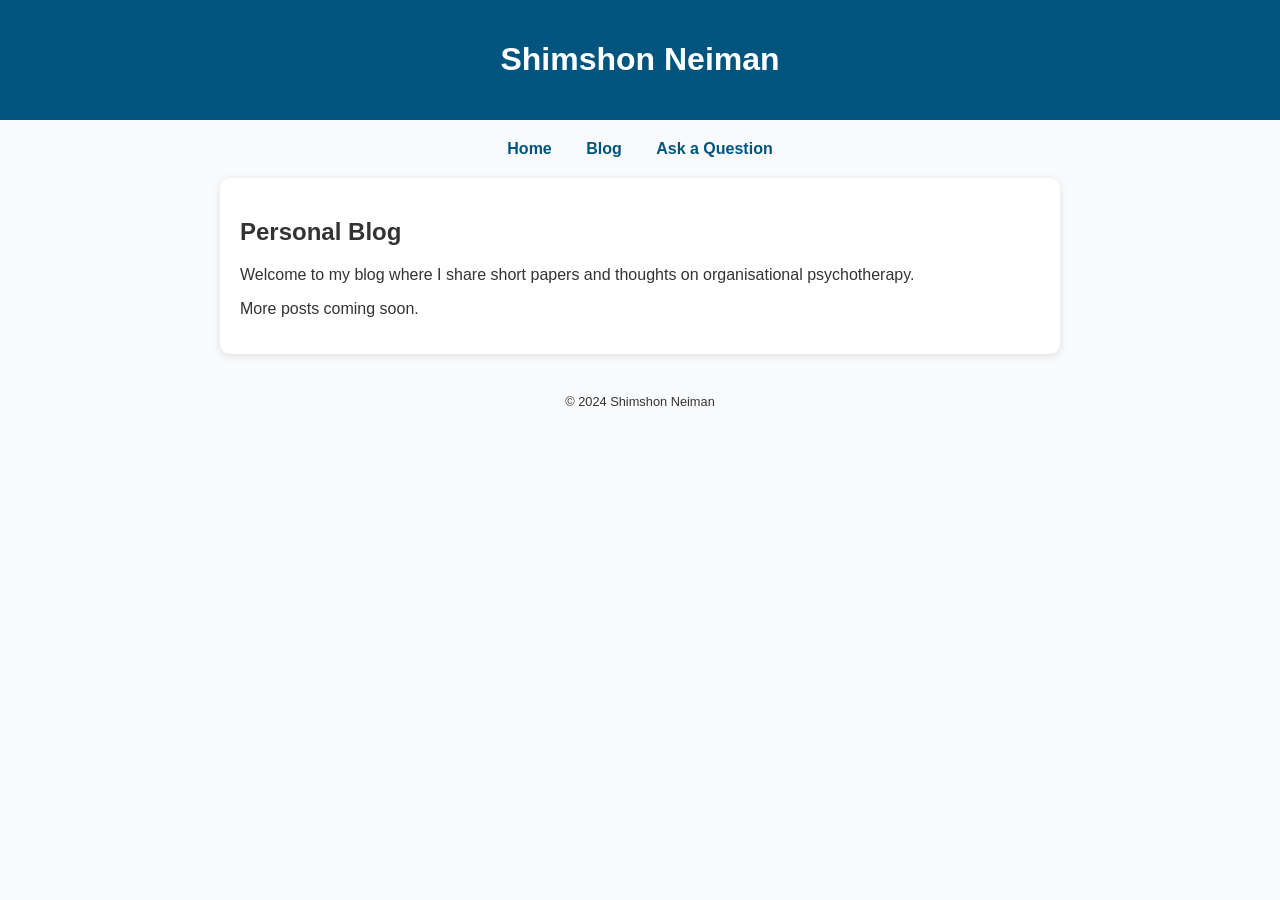
<file: blog.html>
<!DOCTYPE html>
<html lang="en">
<head>
  <meta charset="UTF-8">
  <meta name="viewport" content="width=device-width, initial-scale=1.0">
  <title>Shimshon Neiman | Blog</title>
  <style>
    body {
      font-family: Arial, sans-serif;
      background: #f9fafc;
      color: #333;
      margin: 0;
      padding: 0;
    }
    header {
      background: #00557f;
      color: #fff;
      padding: 20px 0;
      text-align: center;
    }
    nav {
      text-align: center;
      margin: 20px 0;
    }
    nav a {
      margin: 0 15px;
      color: #00557f;
      text-decoration: none;
      font-weight: bold;
    }
    nav a:hover {
      text-decoration: underline;
    }
    .container {
      max-width: 800px;
      margin: auto;
      background: white;
      padding: 20px;
      border-radius: 10px;
      box-shadow: 0 2px 8px rgba(0,0,0,0.1);
    }
    footer {
      text-align: center;
      margin-top: 40px;
      font-size: 0.8em;
    }
  </style>
</head>
<body>
  <header>
    <h1>Shimshon Neiman</h1>
  </header>
  <nav>
    <a href="index.html">Home</a>
    <a href="blog.html">Blog</a>
    <a href="mailto:shimshonneiman@gmail.com?subject=Question">Ask a Question</a>
  </nav>
  <div class="container">
    <h2>Personal Blog</h2>
    <p>Welcome to my blog where I share short papers and thoughts on organisational psychotherapy.</p>
    <p>More posts coming soon.</p>
  </div>
  <footer>
    &copy; 2024 Shimshon Neiman
  </footer>
</body>
</html>
</file>
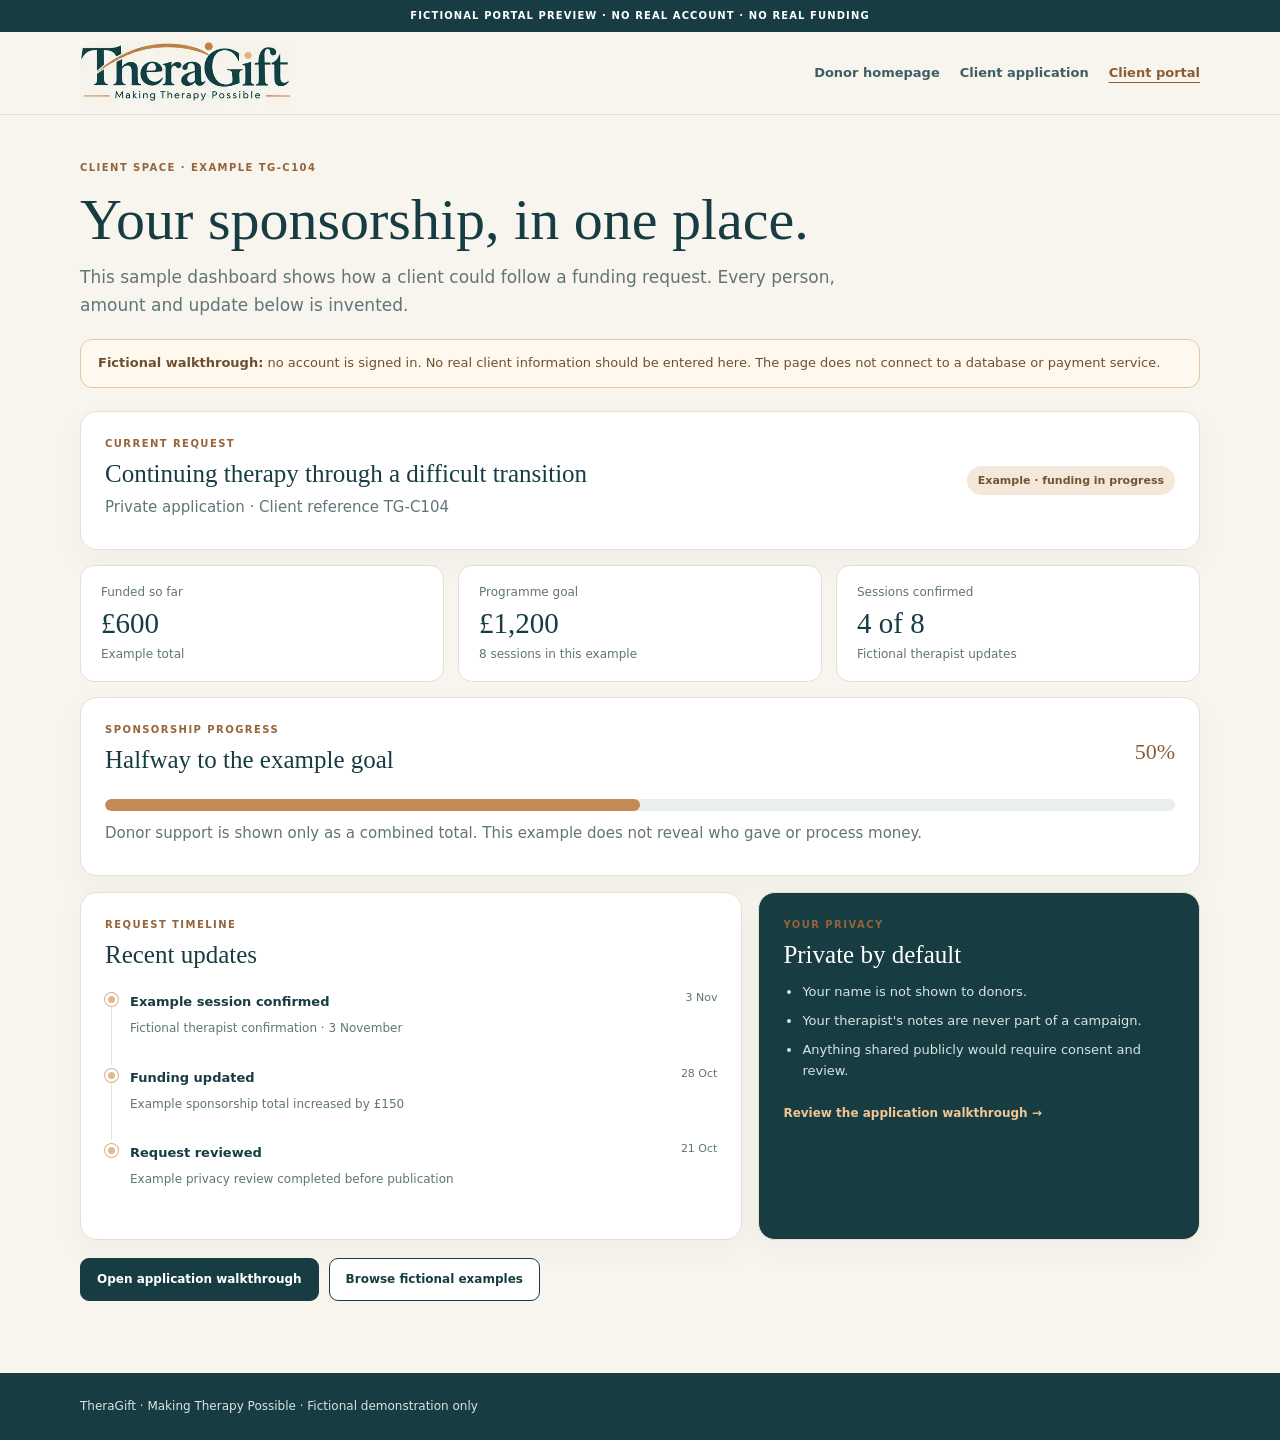
<file: theragift/client-portal.html>
<!doctype html>
<html lang="en-GB"><head><meta charset="utf-8"><meta name="viewport" content="width=device-width,initial-scale=1"><meta name="robots" content="noindex,nofollow"><meta name="theme-color" content="#173D42"><meta http-equiv="Content-Security-Policy" content="default-src 'none';style-src 'self';img-src data:;script-src 'unsafe-inline';connect-src 'none';form-action 'none';base-uri 'none'"><title>Client portal preview — TheraGift</title><link rel="stylesheet" href="portal.css"></head><body>
<div class="ribbon">FICTIONAL PORTAL PREVIEW · NO REAL ACCOUNT · NO REAL FUNDING</div>
<header class="site-header"><div class="wrap header-row"><a class="brand" href="index.html" aria-label="TheraGift homepage"><img src="[data-uri]" alt="TheraGift — Making Therapy Possible"></a><nav aria-label="Main navigation"><a href="index.html">Donor homepage</a><a href="client.html">Client application</a><a aria-current="page" href="client-portal.html">Client portal</a></nav></div></header>
<main class="wrap page">
<div class="eyebrow">CLIENT SPACE · EXAMPLE TG-C104</div><h1>Your sponsorship, in one place.</h1><p class="lede">This sample dashboard shows how a client could follow a funding request. Every person, amount and update below is invented.</p>
<div class="notice"><strong>Fictional walkthrough:</strong> no account is signed in. No real client information should be entered here. The page does not connect to a database or payment service.</div>
<section class="panel overview" aria-labelledby="overview-title"><div><div class="eyebrow">CURRENT REQUEST</div><h2 id="overview-title">Continuing therapy through a difficult transition</h2><p>Private application · Client reference TG-C104</p></div><span class="pill">Example · funding in progress</span></section>
<section class="stats" aria-label="Example funding overview"><article class="stat"><span>Funded so far</span><strong>£600</strong><small>Example total</small></article><article class="stat"><span>Programme goal</span><strong>£1,200</strong><small>8 sessions in this example</small></article><article class="stat"><span>Sessions confirmed</span><strong>4 of 8</strong><small>Fictional therapist updates</small></article></section>
<section class="panel progress-panel"><div class="section-heading"><div><div class="eyebrow">SPONSORSHIP PROGRESS</div><h2>Halfway to the example goal</h2></div><strong class="progress-label">50%</strong></div><div class="progress" role="progressbar" aria-label="Example sponsorship progress" aria-valuenow="50" aria-valuemin="0" aria-valuemax="100"><span></span></div><p>Donor support is shown only as a combined total. This example does not reveal who gave or process money.</p></section>
<div class="columns"><section class="panel"><div class="eyebrow">REQUEST TIMELINE</div><h2>Recent updates</h2><ol class="timeline"><li><span class="dot"></span><div><strong>Example session confirmed</strong><p>Fictional therapist confirmation · 3 November</p></div><time>3 Nov</time></li><li><span class="dot"></span><div><strong>Funding updated</strong><p>Example sponsorship total increased by £150</p></div><time>28 Oct</time></li><li><span class="dot"></span><div><strong>Request reviewed</strong><p>Example privacy review completed before publication</p></div><time>21 Oct</time></li></ol></section>
<aside class="panel privacy"><div class="eyebrow">YOUR PRIVACY</div><h2>Private by default</h2><ul><li>Your name is not shown to donors.</li><li>Your therapist's notes are never part of a campaign.</li><li>Anything shared publicly would require consent and review.</li></ul><a class="text-link" href="client.html">Review the application walkthrough →</a></aside></div>
<section class="actions" aria-label="Example portal actions"><a class="button" href="client.html">Open application walkthrough</a><a class="button secondary" href="index.html">Browse fictional examples</a></section>
</main><footer class="site-footer"><div class="wrap">TheraGift · Making Therapy Possible · Fictional demonstration only</div></footer>
</body></html>
</file>
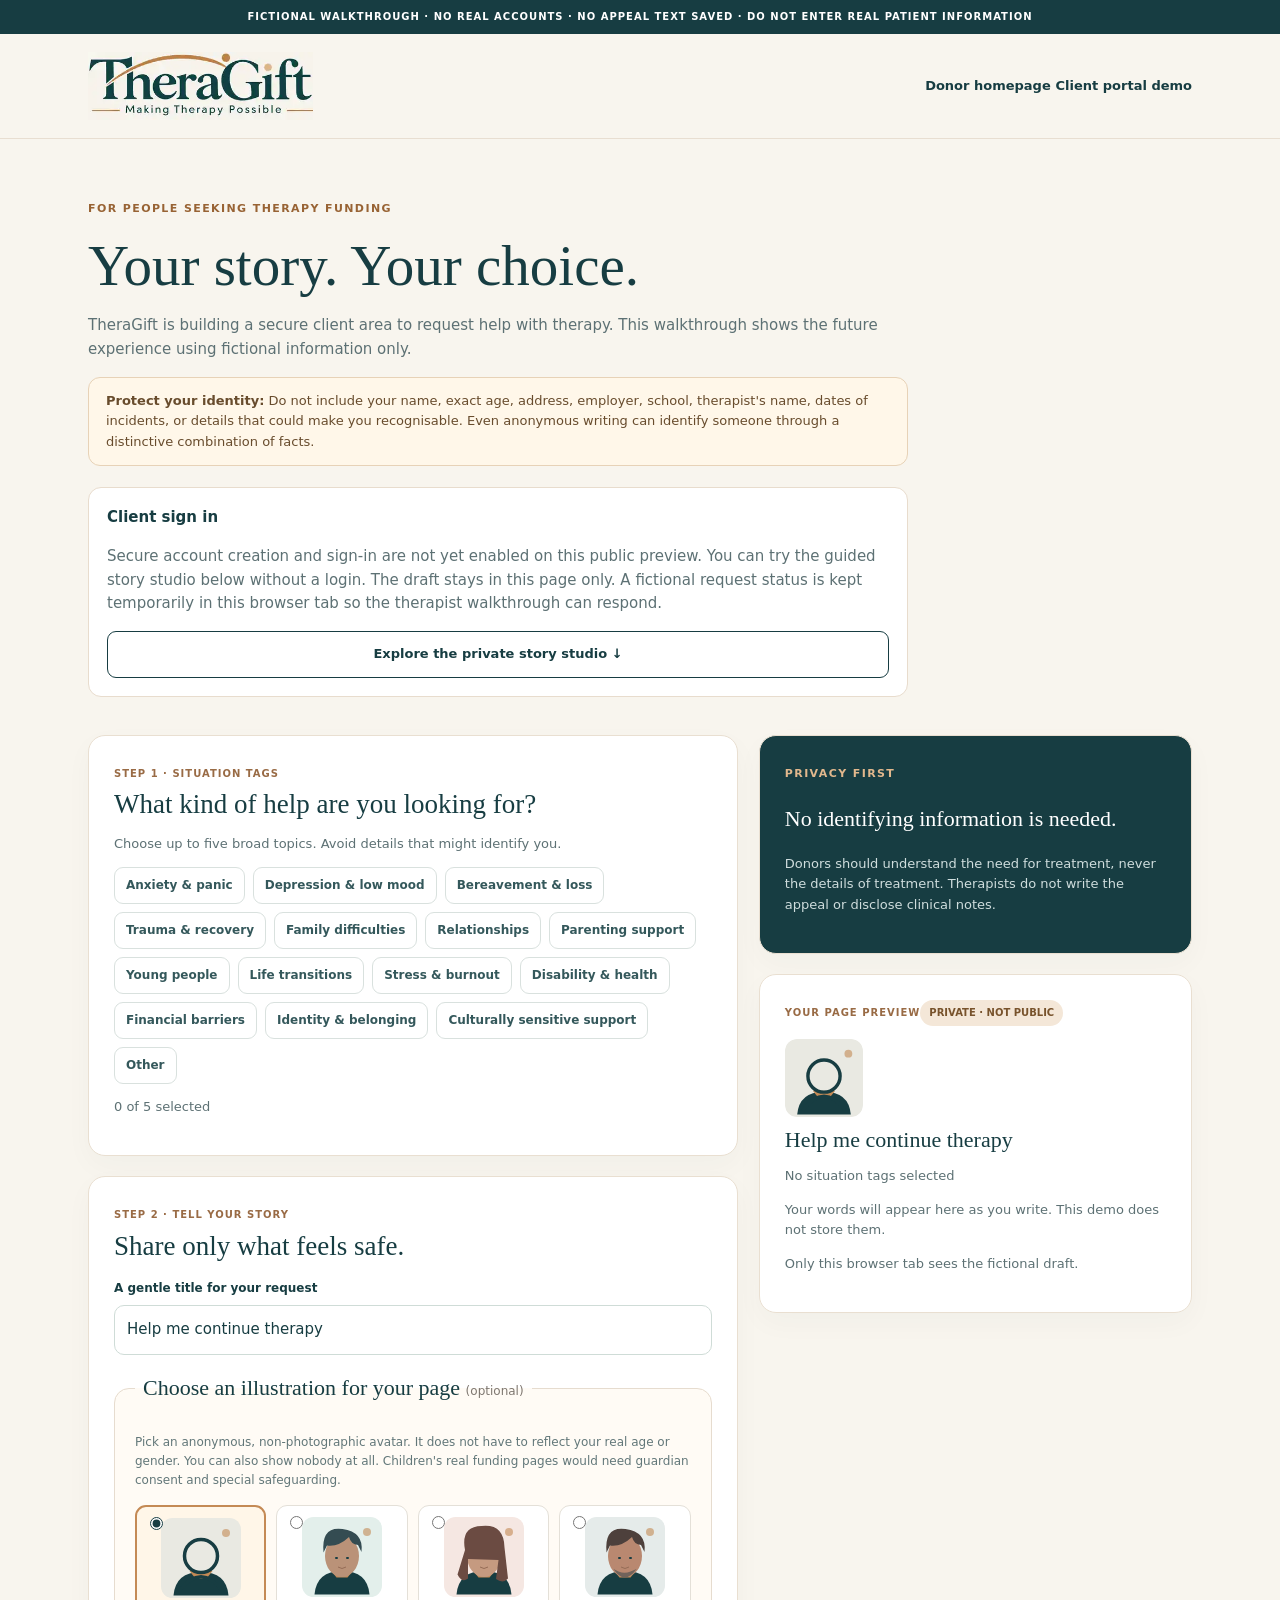
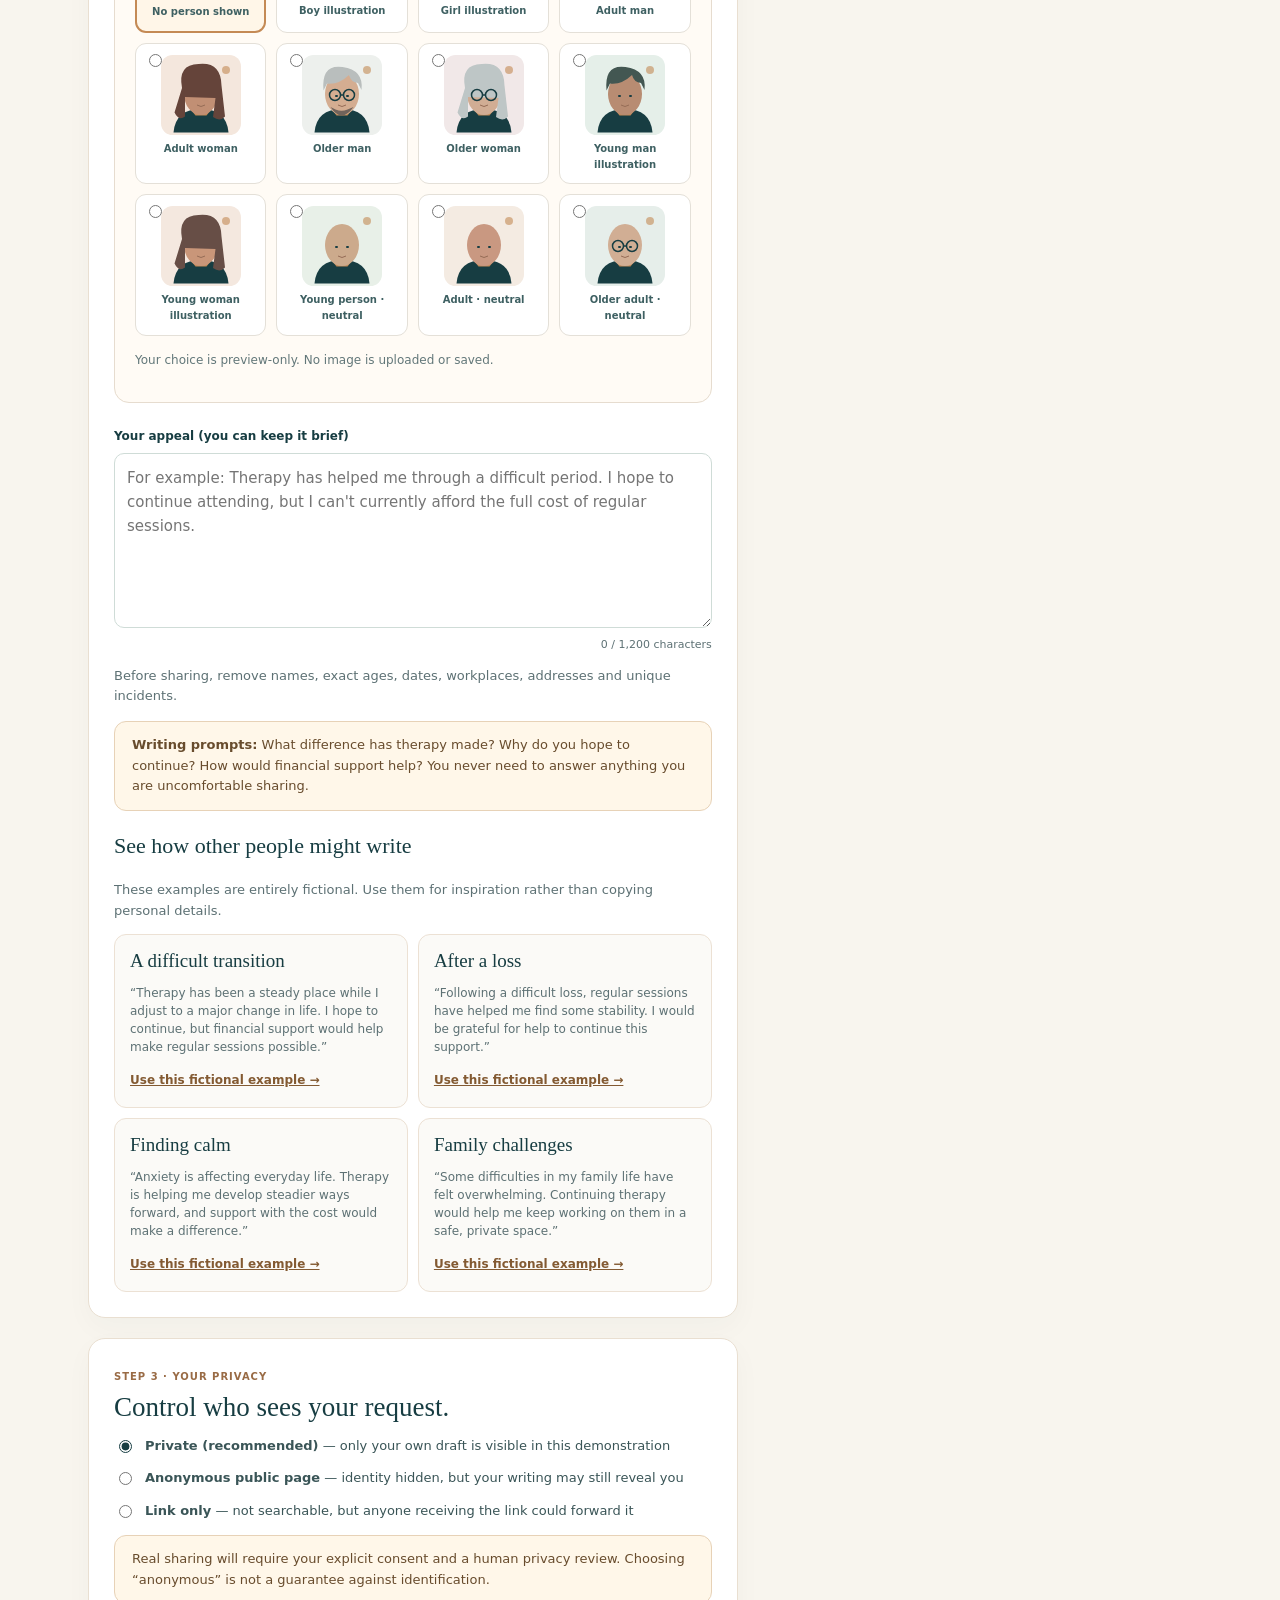
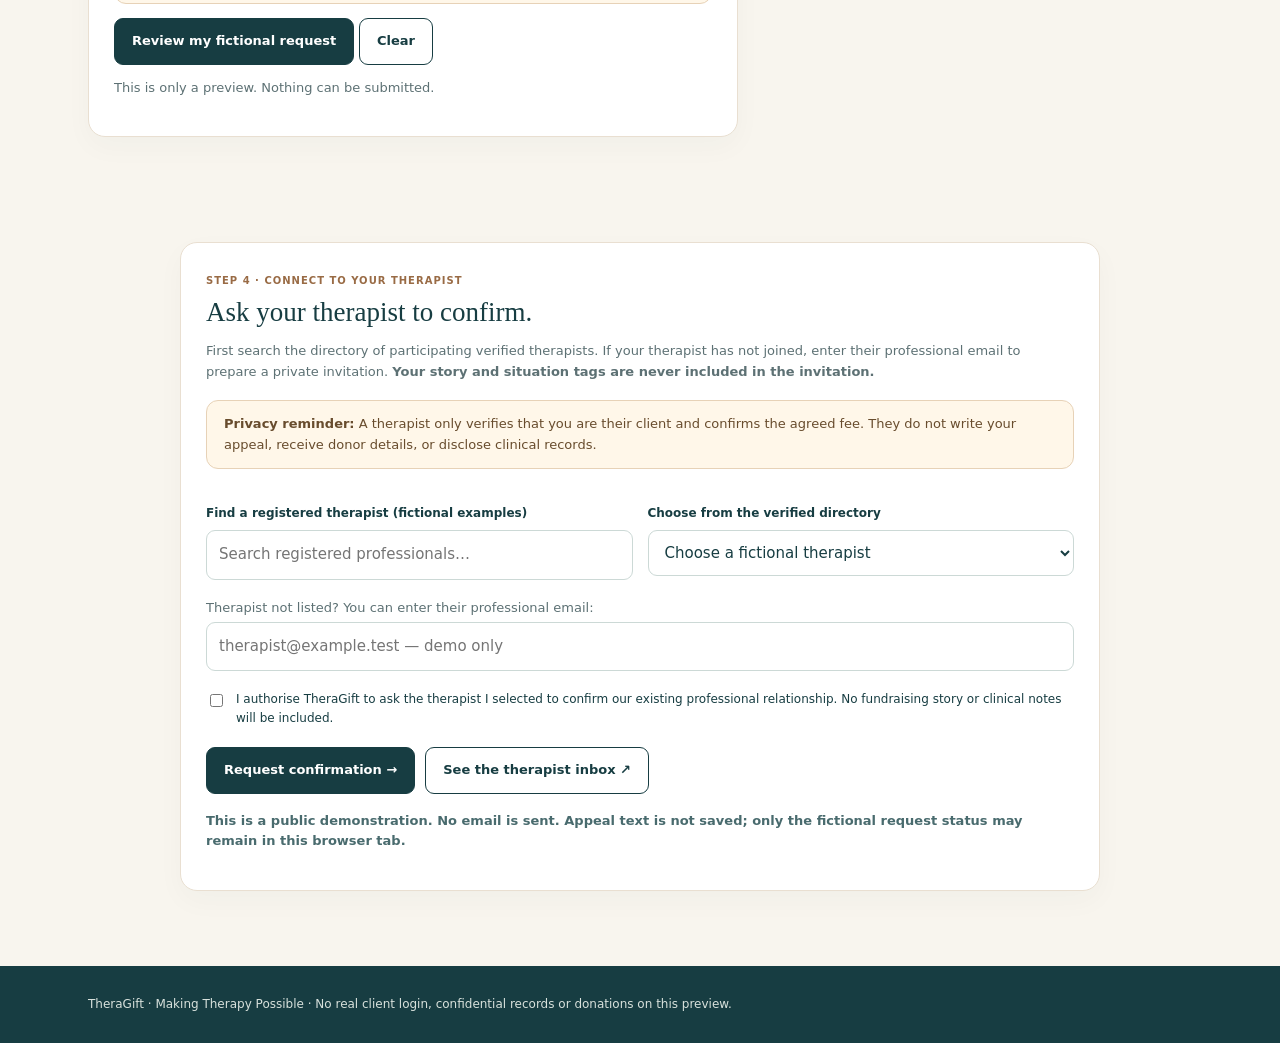
<file: theragift/client.html>
<!doctype html><html lang="en-GB"><head><meta charset="utf-8"><meta name="viewport" content="width=device-width,initial-scale=1"><meta name="robots" content="noindex,nofollow"><meta name="theme-color" content="#173D42"><meta http-equiv="Content-Security-Policy" content="default-src 'none';style-src 'unsafe-inline';script-src 'unsafe-inline';img-src data:;connect-src 'none';form-action 'none';base-uri 'none'"><title>Client story studio — TheraGift</title><style>
:root{--primary:#173D42;--ivory:#F8F5EE;--honey:#C48A55;--soft:#E2B88D;--muted:#5d7174}*{box-sizing:border-box}html{scroll-behavior:smooth}body{margin:0;background:var(--ivory);color:var(--primary);font:15px/1.58 system-ui,-apple-system,"Segoe UI",sans-serif}a{color:inherit;text-decoration:none}button,input,textarea,select{font:inherit}button{cursor:pointer}h1,h2,h3{font-family:Georgia,serif;font-weight:500;line-height:1.16}h1{font-size:clamp(38px,5vw,57px);margin:14px 0}h2{font-size:32px}h3{font-size:22px}p{color:var(--muted)}button:focus-visible,a:focus-visible,input:focus-visible,textarea:focus-visible{outline:3px solid var(--honey);outline-offset:3px}.wrap{max-width:1150px;margin:auto;padding:0 23px}.ribbon{background:var(--primary);padding:9px;color:white;text-align:center;font-size:10px;letter-spacing:1px;font-weight:800}.header{background:#fff;border-bottom:1px solid #e8ded1;padding:18px 0}.head{display:flex;justify-content:space-between;align-items:center;gap:15px}.logo{font:700 25px Georgia;color:var(--primary)}.logo span{color:var(--honey)}.logo small{display:block;font:750 9px system-ui;letter-spacing:1.5px}.link{color:var(--primary);font-weight:750;font-size:13px}.hero{padding:57px 0 38px;max-width:820px}.eyebrow{font-size:11px;letter-spacing:1.4px;color:#986334;font-weight:850}.notice{border:1px solid #e7d2b7;background:#fff7e9;border-radius:12px;padding:13px 17px;color:#684c2d;font-size:13px;margin:14px 0}.layout{display:grid;grid-template-columns:minmax(0,1.5fr) minmax(270px,1fr);gap:21px;padding-bottom:80px}.panel{border-radius:17px;background:#fff;border:1px solid #e9dfd1;padding:25px;margin-bottom:20px;box-shadow:0 10px 28px #163b3e08}.panel h2{font-size:27px;margin:5px 0}.panel p{font-size:13px}.step{letter-spacing:1px;font-size:10px;color:#996b45;font-weight:800}.tags{display:flex;gap:8px;flex-wrap:wrap}.tag{padding:8px 11px;border:1px solid #d9e1de;border-radius:9px;background:#fff;color:#34585b;font-weight:650;font-size:12px}.tag[aria-pressed="true"]{background:var(--primary);border-color:var(--primary);color:white}.label{font-weight:750;font-size:12px;display:block;margin:17px 0 7px}.input,.textarea,.select{width:100%;border:1px solid #cfdcd7;border-radius:10px;background:#fff;padding:12px;color:var(--primary)}.textarea{min-height:175px;resize:vertical;line-height:1.6}.choice{display:flex;gap:10px;align-items:flex-start;margin:12px 0;color:#3a5557;font-size:13px}.choice input{accent-color:var(--primary);margin-top:4px}.button{background:var(--primary);color:white;border:1px solid var(--primary);border-radius:9px;padding:12px 17px;font-size:13px;font-weight:750}.button:hover{background:#25555a}.button.secondary{background:white;color:var(--primary)}.examples{display:grid;grid-template-columns:1fr 1fr;gap:10px}.example{border:1px solid #ece1d4;background:#fbfaf7;padding:15px;border-radius:12px}.example strong{display:block;font:19px Georgia;color:var(--primary)}.example p{font-size:12px;line-height:1.5}.example button{border:0;background:transparent;color:#835a32;text-decoration:underline;font-size:12px;font-weight:700;padding:0}.aside{position:sticky;top:18px;align-self:start}.privacy{background:var(--primary);color:white}.privacy h3{color:white}.privacy p{color:#cfdddd}.preview-title{font:22px Georgia;margin:10px 0;color:var(--primary)}.preview-story{white-space:pre-wrap;overflow-wrap:anywhere}.status{display:inline-block;background:#f4e7d8;color:#78532c;border-radius:20px;padding:5px 9px;font-size:10px;font-weight:800}.small{font-size:11px;color:var(--muted)}.foot{background:var(--primary);color:#d8e1dc;padding:29px 0;font-size:12px}.demo-signin{background:#fff;padding:18px;border:1px solid #e8dccd;border-radius:13px;margin-top:21px}.demo-signin input{margin:8px 0 13px}.demo-signin button{width:100%}.warn{color:#a04c39;font-weight:700}.counter{text-align:right;font-size:11px;color:var(--muted)}[hidden]{display:none!important}
@media(max-width:780px){.layout{grid-template-columns:1fr}.aside{position:static}.hero{padding-top:35px}.examples{grid-template-columns:1fr}}
</style><style>.header{background:#F8F5EE}.header .logo img{width:225px!important;max-width:44vw!important;height:auto!important;object-fit:contain;display:block}@media(max-width:500px){.header .logo img{width:175px!important;max-width:47vw!important}}</style><style>.tg-therapist-options{display:grid;grid-template-columns:repeat(2,minmax(0,1fr));gap:15px}.tg-therapist-options .input,.tg-therapist-options .select{width:100%;padding:12px;border:1px solid #ccd9d6;border-radius:9px;background:white;color:#173D42}.tg-therapist-options>div{grid-column:1/-1}.tg-therapist-options input:focus,.tg-therapist-options select:focus{outline:3px solid #E2B88D;outline-offset:2px}#therapist-link{scroll-margin-top:30px}#tgLinkStatus{margin-top:17px;font-weight:700;color:#496b6e}@media(max-width:650px){.tg-therapist-options{grid-template-columns:1fr}.tg-therapist-options>div{grid-column:auto}}</style><style>
.tg-avatar-picker{background:#FFFBF5;border:1px solid #E6DCCF;border-radius:15px;padding:20px;margin:20px 0 24px;min-width:0}
.tg-avatar-picker legend{font:normal 22px Georgia,serif;color:#173D42;padding:0 8px}.tg-avatar-picker legend small{font:12px system-ui;color:#7E7770}.tg-avatar-picker p{font-size:12px;color:#627779}
.tg-avatar-grid{display:grid;grid-template-columns:repeat(4,minmax(0,1fr));gap:10px;margin:15px 0}
.tg-avatar-option{position:relative;display:flex;flex-direction:column;gap:6px;align-items:center;cursor:pointer;border:1px solid #E4E0D8;background:#fff;border-radius:11px;padding:11px 8px;min-width:0;text-align:center;font-size:10px;color:#3E6062;font-weight:740}
.tg-avatar-option:has(input:checked){border:2px solid #C48A55;background:#FFF6E8}.tg-avatar-option input{position:absolute;top:7px;left:8px;accent-color:#173D42}.tg-avatar-option img{width:min(100%,80px);height:auto;aspect-ratio:1;border-radius:9px}
@media(max-width:560px){.tg-avatar-grid{grid-template-columns:repeat(3,1fr)}.tg-avatar-picker{padding:12px}}
</style></head><body><div class="ribbon">FICTIONAL WALKTHROUGH · NO REAL ACCOUNTS · NO APPEAL TEXT SAVED · DO NOT ENTER REAL PATIENT INFORMATION</div><header class="header"><div class="wrap head"><a href="index.html" class="logo" aria-label="TheraGift homepage"><img src="[data-uri]" alt="TheraGift — Making Therapy Possible" width="260" height="78" style="display:block;width:min(210px,42vw);height:auto"></a><nav class="client-nav"><a class="link" href="index.html">Donor homepage</a> <a class="link" href="client-portal.html">Client portal demo</a></nav></div></header>
<main class="wrap"><div class="hero"><span class="eyebrow">FOR PEOPLE SEEKING THERAPY FUNDING</span><h1>Your story. Your choice.</h1><p>TheraGift is building a secure client area to request help with therapy. This walkthrough shows the future experience using fictional information only.</p><div class="notice"><strong>Protect your identity:</strong> Do not include your name, exact age, address, employer, school, therapist's name, dates of incidents, or details that could make you recognisable. Even anonymous writing can identify someone through a distinctive combination of facts.</div><div class="demo-signin"><b>Client sign in</b><p>Secure account creation and sign-in are not yet enabled on this public preview. You can try the guided story studio below without a login. The draft stays in this page only. A fictional request status is kept temporarily in this browser tab so the therapist walkthrough can respond.</p><button class="button secondary" id="focusStudio" type="button">Explore the private story studio ↓</button></div></div>
<div class="layout"><div>
<section class="panel" id="studio"><span class="step">STEP 1 · SITUATION TAGS</span><h2>What kind of help are you looking for?</h2><p>Choose up to five broad topics. Avoid details that might identify you.</p><div id="tags" class="tags"></div><p id="tagCount" class="small" aria-live="polite">0 of 5 selected</p></section>
<section class="panel"><span class="step">STEP 2 · TELL YOUR STORY</span><h2>Share only what feels safe.</h2><label class="label" for="title">A gentle title for your request</label><input id="title" class="input" maxlength="90" value="Help me continue therapy"><fieldset class="tg-avatar-picker"><legend>Choose an illustration for your page <small>(optional)</small></legend>
<p>Pick an anonymous, non-photographic avatar. It does not have to reflect your real age or gender. You can also show nobody at all. Children's real funding pages would need guardian consent and special safeguarding.</p>
<div id="tgAvatarChoices" class="tg-avatar-grid" role="radiogroup" aria-label="Optional illustrated avatar"></div><p class="small">Your choice is preview-only. No image is uploaded or saved.</p></fieldset><label class="label" for="story">Your appeal (you can keep it brief)</label><textarea id="story" class="textarea" maxlength="1200" placeholder="For example: Therapy has helped me through a difficult period. I hope to continue attending, but I can't currently afford the full cost of regular sessions."></textarea><div id="count" class="counter">0 / 1,200 characters</div><p id="risk" class="small">You do not need to share a diagnosis or details of past events.</p><div class="notice"><b>Writing prompts:</b> What difference has therapy made? Why do you hope to continue? How would financial support help? You never need to answer anything you are uncomfortable sharing.</div>
<h3>See how other people might write</h3><p>These examples are entirely fictional. Use them for inspiration rather than copying personal details.</p><div class="examples" id="examples"></div></section>
<section class="panel"><span class="step">STEP 3 · YOUR PRIVACY</span><h2>Control who sees your request.</h2><label class="choice"><input type="radio" name="visibility" value="private" checked> <span><b>Private (recommended)</b> — only your own draft is visible in this demonstration</span></label><label class="choice"><input type="radio" name="visibility" value="anonymous"> <span><b>Anonymous public page</b> — identity hidden, but your writing may still reveal you</span></label><label class="choice"><input type="radio" name="visibility" value="unlisted"> <span><b>Link only</b> — not searchable, but anyone receiving the link could forward it</span></label><p class="notice">Real sharing will require your explicit consent and a human privacy review. Choosing “anonymous” is not a guarantee against identification.</p><button type="button" id="review" class="button">Review my fictional request</button> <button type="button" id="clear" class="button secondary">Clear</button><p id="status" class="small" aria-live="polite">This is only a preview. Nothing can be submitted.</p></section>
</div><aside class="aside"><div class="panel privacy"><span class="eyebrow" style="color:#e2b88d">PRIVACY FIRST</span><h3>No identifying information is needed.</h3><p>Donors should understand the need for treatment, never the details of treatment. Therapists do not write the appeal or disclose clinical notes.</p></div><div class="panel"><span class="step">YOUR PAGE PREVIEW</span><span class="status" id="visibilityLabel">PRIVATE · NOT PUBLIC</span><img id="tgAvatarPreview" width="78" height="78" alt="Anonymous illustration, not a photograph" style="border-radius:12px;display:block;margin:13px 0 10px"><h3 class="preview-title" id="showTitle">Help me continue therapy</h3><p id="showTags" class="small">No situation tags selected</p><p class="preview-story" id="showStory">Your words will appear here as you write. This demo does not store them.</p><p class="small">Only this browser tab sees the fictional draft.</p></div></aside></div><section id="therapist-link" class="panel" style="max-width:920px;margin:5px auto 75px">
<span class="step">STEP 4 · CONNECT TO YOUR THERAPIST</span><h2>Ask your therapist to confirm.</h2>
<p>First search the directory of participating verified therapists. If your therapist has not joined, enter their professional email to prepare a private invitation. <strong>Your story and situation tags are never included in the invitation.</strong></p>
<div class="notice" style="margin:18px 0"><b>Privacy reminder:</b> A therapist only verifies that you are their client and confirms the agreed fee. They do not write your appeal, receive donor details, or disclose clinical records.</div>
<div class="tg-therapist-options">
<label><span class="label">Find a registered therapist (fictional examples)</span><input type="search" id="tgTherapistSearch" class="input" placeholder="Search registered professionals…" autocomplete="off"></label>
<label><span class="label">Choose from the verified directory</span><select id="tgTherapistSelect" class="select"><option value="">Choose a fictional therapist</option><option value="maya">Dr Maya Chen — verified demo</option><option value="elise">Dr Elise Morgan — verified demo</option><option value="ravi">Dr Ravi Patel — verified demo</option></select></label>
<div><p class="small" style="margin:3px 0">Therapist not listed? You can enter their professional email:</p><input id="tgTherapistInvite" class="input" type="email" maxlength="160" placeholder="therapist@example.test — demo only" autocomplete="off"></div>
</div>
<label style="display:flex;gap:10px;align-items:start;margin:19px 0;font-size:12px"><input type="checkbox" id="tgTherapistConsent" style="margin-top:4px"> <span>I authorise TheraGift to ask the therapist I selected to confirm our existing professional relationship. No fundraising story or clinical notes will be included.</span></label>
<div style="display:flex;gap:10px;flex-wrap:wrap;align-items:center"><button type="button" class="button" id="tgSendDemoRequest">Request confirmation →</button><a href="therapist.html" class="button secondary">See the therapist inbox ↗</a></div>
<p id="tgLinkStatus" class="small" aria-live="polite">This is a public demonstration. No email is sent. Appeal text is not saved; only the fictional request status may remain in this browser tab.</p>
</section></main><footer class="foot"><div class="wrap">TheraGift · Making Therapy Possible · No real client login, confidential records or donations on this preview.</div></footer>
<script>(()=>{'use strict';const tags=['Anxiety & panic','Depression & low mood','Bereavement & loss','Trauma & recovery','Family difficulties','Relationships','Parenting support','Young people','Life transitions','Stress & burnout','Disability & health','Financial barriers','Identity & belonging','Culturally sensitive support','Other'];const examples=[['A difficult transition','Therapy has been a steady place while I adjust to a major change in life. I hope to continue, but financial support would help make regular sessions possible.'],['After a loss','Following a difficult loss, regular sessions have helped me find some stability. I would be grateful for help to continue this support.'],['Finding calm','Anxiety is affecting everyday life. Therapy is helping me develop steadier ways forward, and support with the cost would make a difference.'],['Family challenges','Some difficulties in my family life have felt overwhelming. Continuing therapy would help me keep working on them in a safe, private space.']];const $=id=>document.getElementById(id),selected=new Set();function update(){const title=$('title').value,story=$('story').value,choice=document.querySelector('input[name="visibility"]:checked').value;$('showTitle').textContent=title||'A request for support';$('showStory').textContent=story||'Your words will appear here as you write. This demo does not store them.';$('showTags').textContent=[...selected].join(' · ')||'No situation tags selected';$('tagCount').textContent=selected.size+' of 5 selected';$('count').textContent=story.length+' / 1,200 characters';$('visibilityLabel').textContent=choice==='private'?'PRIVATE · NOT PUBLIC':choice==='unlisted'?'LINK ONLY · SHAREABLE':'ANONYMOUS · MAY BE IDENTIFIABLE';const risks=[/[\w.+-]+@[\w.-]+\.[A-Za-z]{2,}/,/(?:\+44|0)[\d\s()-]{9,}/i,/\b[A-Z]{1,2}\d[A-Z\d]?\s?\d[A-Z]{2}\b/i,/https?:\/\/\S+/i];const risk=risks.some(r=>r.test(title+' '+story));$('risk').textContent=risk?'Possible identifying contact or location information found. Remove this before sharing.':'Before sharing, remove names, exact ages, dates, workplaces, addresses and unique incidents.';$('risk').className=risk?'warn':'small';return risk}
for(const s of tags){const b=document.createElement('button');b.type='button';b.className='tag';b.textContent=s;b.setAttribute('aria-pressed','false');b.addEventListener('click',()=>{if(selected.has(s))selected.delete(s);else if(selected.size<5)selected.add(s);else{$('status').textContent='Choose no more than five situation tags.';return}b.setAttribute('aria-pressed',selected.has(s)?'true':'false');update()});$('tags').appendChild(b)}
for(const [title,story] of examples){const box=document.createElement('article');box.className='example';const h=document.createElement('strong');h.textContent=title;const p=document.createElement('p');p.textContent='“'+story+'”';const b=document.createElement('button');b.textContent='Use this fictional example →';b.type='button';b.addEventListener('click',()=>{if($('story').value&&!confirm('Replace the current demo draft?'))return;$('story').value=story;update();$('story').focus()});box.append(h,p,b);$('examples').appendChild(box)}
for(const id of ['title','story'])$(id).addEventListener('input',update);document.querySelectorAll('input[name="visibility"]').forEach(x=>x.addEventListener('change',update));$('clear').addEventListener('click',()=>{$('title').value='Help me continue therapy';$('story').value='';selected.clear();document.querySelectorAll('.tag').forEach(b=>b.setAttribute('aria-pressed','false'));document.querySelector('input[value="private"]').checked=true;update();$('status').textContent='Demo cleared. No information was saved.'});$('review').addEventListener('click',()=>{$('status').textContent=update()?'Potential direct identifier found. Remove it first.':'Review complete for this demonstration only. Nothing was saved or published.'});$('focusStudio').addEventListener('click',()=>$('studio').scrollIntoView({behavior:'smooth'}));update()})();</script><script>(()=>{'use strict';const $=id=>document.getElementById(id);const list=$('tgTherapistSelect'),email=$('tgTherapistInvite'),search=$('tgTherapistSearch'),status=$('tgLinkStatus');const options=[...list.options].slice(1);
search.addEventListener('input',()=>{const q=search.value.toLowerCase().trim();for(const o of options)o.hidden=!o.textContent.toLowerCase().includes(q)});
list.addEventListener('change',()=>{if(list.value)email.value=''});email.addEventListener('input',()=>{if(email.value.trim())list.value=''});
$('tgSendDemoRequest').addEventListener('click',()=>{if(!$('tgTherapistConsent').checked){status.textContent='Please confirm your permission first.';return}
if(list.value){try{sessionStorage.setItem('theragift-demo-link','pending')}catch(e){}status.textContent='Fictional request prepared for the selected example therapist. The demo status is held in this browser tab only; no appeal text or personal details are shared.';return}
if(email.value.trim()){const ok=/^[^\s@]+@example\.test$/i.test(email.value.trim());status.textContent=ok?'Fictional invitation preview only. No email was sent or saved. Use an example.test address.':'For safety, this walkthrough accepts only fictional example.test addresses. No email is sent or saved.';email.value='';return}
status.textContent='Choose a registered therapist or enter an invitation email.'});
try{const previous=sessionStorage.getItem('theragift-demo-link');if(previous==='accepted')status.textContent='A fictional therapist has confirmed your demonstration request in this browser session.';else if(previous==='pending')status.textContent='Fictional request awaiting a response in the therapist walkthrough.'}catch(e){}
})();</script><script>(()=>{'use strict';
const variants=[
 ['private','No person shown','#E9E9E2','#BACCC4','#173D42',0,0,0],
 ['boy','Boy illustration','#E3EFEB','#BA9278','#344C52',0,0,1],
 ['girl','Girl illustration','#F5E7E2','#C59A80','#6B4B42',0,0,2],
 ['man','Adult man','#E5EBEA','#B98870','#4D403C',1,0,1],
 ['woman','Adult woman','#F4E7DD','#C18F74','#65443A',0,0,2],
 ['senior-man','Older man','#EDF0ED','#D4AD91','#B9BEBD',1,1,1],
 ['senior-woman','Older woman','#F1E8E8','#D1AD94','#BEC6C6',0,1,2],
 ['young-man','Young man illustration','#E5EFE9','#B88C72','#435752',0,0,1],
 ['young-woman','Young woman illustration','#F4E8DF','#C99679','#674E46',0,0,2],
 ['neutral-child','Young person · neutral','#E8F0E8','#CCAA8C','#546B65',0,0,0],
 ['neutral-adult','Adult · neutral','#F4EBE2','#C99881','#58716C',0,0,0],
 ['neutral-senior','Older adult · neutral','#E6EEEA','#D1AE94','#A6B9B5',0,1,0]
];
function avatar(def){const [key,label,bg,skin,hair,beard,glasses,cut]=def;
 const body='<path d="M25 155q4-47 55-47t55 47" fill="#173D42"/><path d="M57 106h46l-12 15H69z" fill="#C48A55"/>';
 const face=key==='private'?'<circle cx="80" cy="76" r="33" fill="none" stroke="#173D42" stroke-width="7"/><path d="M36 147q44-59 88 0" fill="none" stroke="#173D42" stroke-width="7"/>':'<ellipse cx="80" cy="78" rx="34" ry="42" fill="'+skin+'"/><path d="M68 82h2m20 0h2" stroke="#173D42" stroke-width="4" stroke-linecap="round"/><path d="M72 100q8 6 16 0" fill="none" stroke="#956C56" stroke-width="2"/>';
 const hairline=cut===1?'<path d="M43 71q-5-53 38-47t38 46l-7-14q-14-1-18-16-21 20-44 17z" fill="'+hair+'"/>':cut===2?'<path d="M42 66q-9-47 33-48 45-5 46 43l7 62q-10 11-24 1l5-38-61-2v39q-12 10-21-8z" fill="'+hair+'"/>':'';
 const beardpath=beard?'<path d="M57 104q22 34 46 0l-12 5q-12 5-24 0z" fill="#71635B"/>':'';
 const specs=glasses?'<g fill="none" stroke="#173D42" stroke-width="3"><circle cx="66" cy="80" r="11"/><circle cx="94" cy="80" r="11"/><path d="M77 80h6"/></g>':'';
 const svg='<svg xmlns="http://www.w3.org/2000/svg" viewBox="0 0 160 160"><rect width="160" height="160" rx="23" fill="'+bg+'"/>'+body+face+hairline+beardpath+specs+'<circle cx="130" cy="30" r="8" fill="#C48A55" opacity=".6"/></svg>';
 return 'data:image/svg+xml;charset=utf-8,'+encodeURIComponent(svg)}
const root=document.getElementById('tgAvatarChoices'),preview=document.getElementById('tgAvatarPreview');if(!root||!preview)return;
for(const v of variants){const label=document.createElement('label');label.className='tg-avatar-option';const radio=document.createElement('input');radio.type='radio';radio.name='public-demo-avatar';radio.value=v[0];radio.checked=v[0]==='private';const img=document.createElement('img');img.src=avatar(v);img.alt='';const text=document.createElement('span');text.textContent=v[1];label.append(radio,img,text);radio.addEventListener('change',()=>{if(radio.checked){preview.src=img.src;preview.alt='Chosen illustration: '+v[1]+'. This does not depict a real person.'}});root.append(label)}
preview.src=avatar(variants[0]);
document.getElementById('clear')?.addEventListener('click',()=>{root.querySelector('input[value="private"]').click()});
})();</script></body></html>
</file>
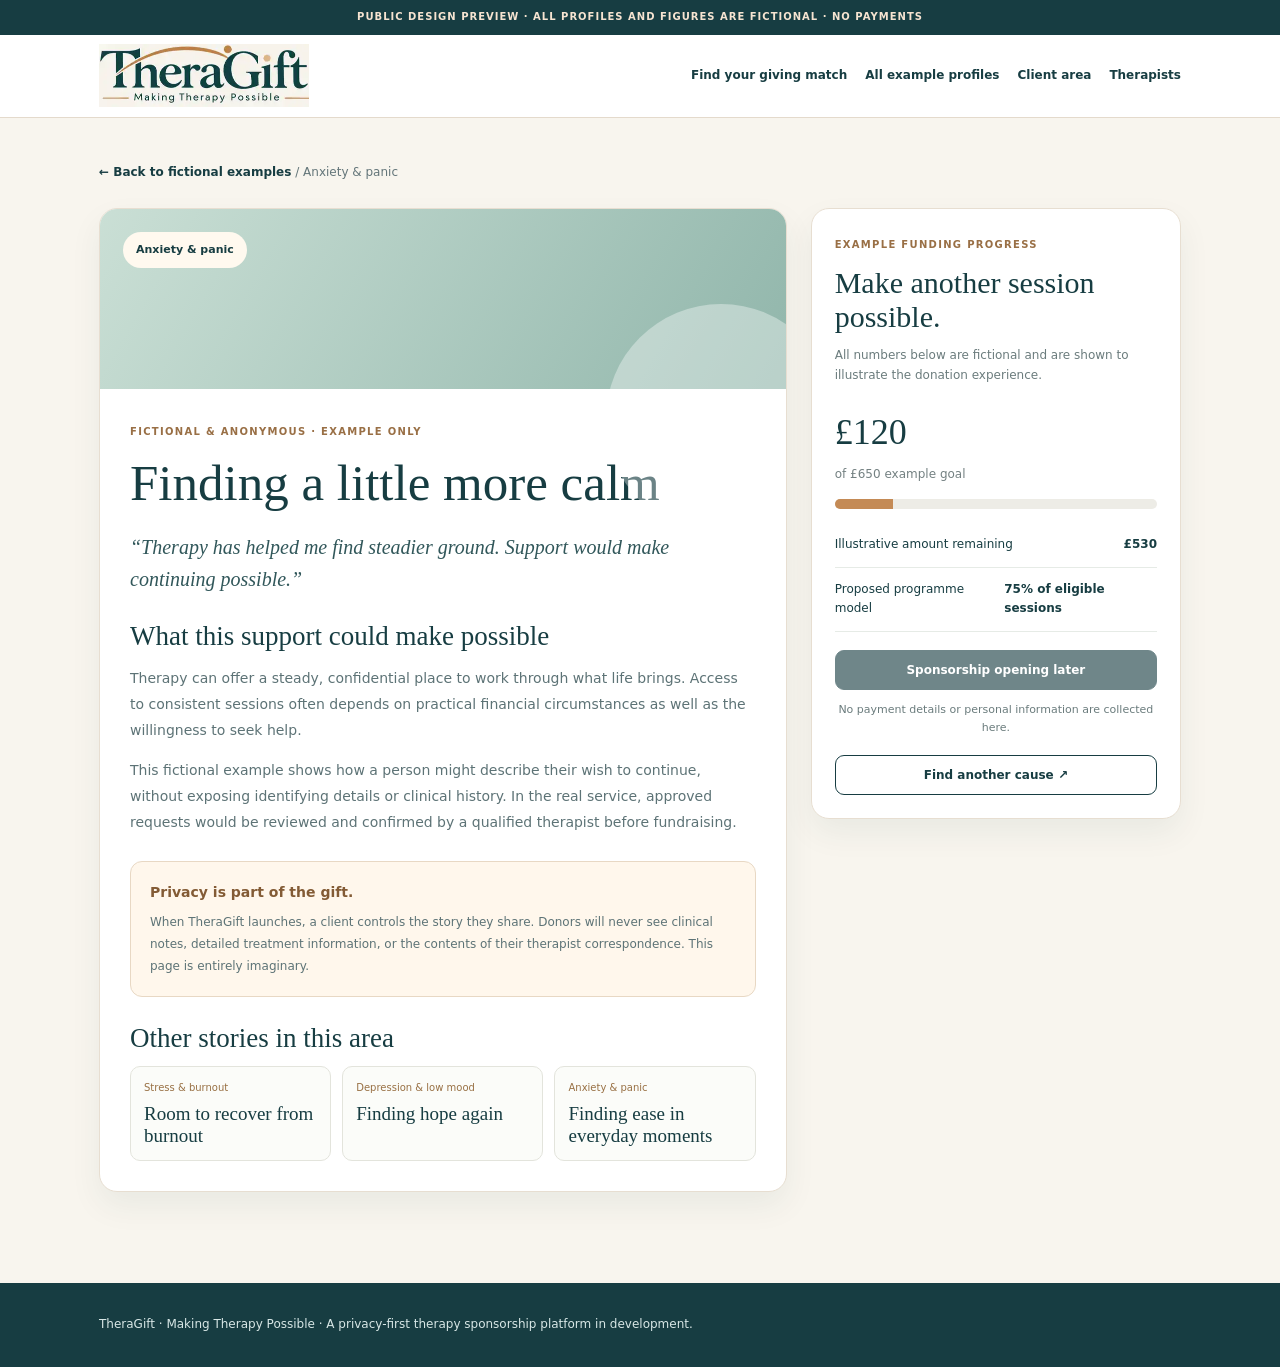
<file: theragift/profile.html>
<!doctype html><html lang="en-GB"><head><meta charset="utf-8"><meta name="viewport" content="width=device-width,initial-scale=1"><meta name="robots" content="noindex,nofollow"><meta name="referrer" content="no-referrer"><meta name="theme-color" content="#173D42"><title>Fictional sponsorship profile — TheraGift</title>
<meta http-equiv="Content-Security-Policy" content="default-src 'none'; style-src 'self' 'unsafe-inline'; script-src 'self' 'unsafe-inline'; img-src data:; connect-src 'none'; base-uri 'none'; form-action 'none'">
<link rel="stylesheet" href="discovery-v09.css"><style>
*{box-sizing:border-box}body{margin:0;background:#F8F5EE;color:#173D42;font:14px/1.65 system-ui,-apple-system,"Segoe UI",sans-serif}h1,h2{font-family:Georgia,serif;font-weight:500}a{text-decoration:none;color:inherit}a:focus-visible,button:focus-visible{outline:3px solid #C48A55;outline-offset:3px}.wrap{width:min(1130px,100%);margin:auto;padding:0 24px}.notice{background:#173D42;color:#f6e4d1;padding:9px;text-align:center;font-size:10px;font-weight:850;letter-spacing:1px}.header{background:#fff;border-bottom:1px solid #E4DACC}.header-in{min-height:82px;display:flex;align-items:center;justify-content:space-between;gap:15px}.header img{display:block;max-width:210px;width:45vw;height:auto}.header nav{display:flex;gap:18px;flex-wrap:wrap;font-size:12px;font-weight:750}.header nav a:hover{color:#C48A55}.eyebrow{font-size:10px;color:#996F45;letter-spacing:1.3px;font-weight:850}.btn{font:750 12px system-ui;border:1px solid #173D42;background:#173D42;border-radius:9px;padding:12px 16px;color:white;display:block}.btn.outline{color:#173D42;background:white}.foot{background:#173D42;color:#d8e7e6;padding:32px 0;font-size:12px}@media(max-width:560px){.header-in{padding:13px 0;flex-wrap:wrap}.header nav{gap:11px}.tg-profile-copy{padding:20px}}
</style></head><body><div class="notice">PUBLIC DESIGN PREVIEW · ALL PROFILES AND FIGURES ARE FICTIONAL · NO PAYMENTS</div>
<header class="header"><div class="wrap header-in"><a href="index.html" aria-label="TheraGift home"><img src="[data-uri]" alt="TheraGift — Making Therapy Possible" width="235" height="72"></a><nav><a href="index.html#tg-donor-match">Find your giving match</a><a href="index.html#people">All example profiles</a><a href="client.html">Client area</a><a href="therapist.html">Therapists</a></nav></div></header>
<main class="tg-profile-page"><div class="wrap"><div class="tg-profile-crumb"><a href="index.html#people">← Back to fictional examples</a> / <span id="case-topic">Therapy sponsorship</span></div>
<div class="tg-profile-grid"><article class="tg-profile-article"><div class="tg-profile-banner"><span id="topic" class="tg-profile-topic">Therapy support</span></div><div class="tg-profile-copy"><span class="eyebrow">FICTIONAL & ANONYMOUS · EXAMPLE ONLY</span><h1 id="case-title">A story of support</h1>
<p class="tg-profile-quote" id="case-story"></p><h2>What this support could make possible</h2>
<p>Therapy can offer a steady, confidential place to work through what life brings. Access to consistent sessions often depends on practical financial circumstances as well as the willingness to seek help.</p>
<p>This fictional example shows how a person might describe their wish to continue, without exposing identifying details or clinical history. In the real service, approved requests would be reviewed and confirmed by a qualified therapist before fundraising.</p>
<div class="tg-profile-note"><b>Privacy is part of the gift.</b><p>When TheraGift launches, a client controls the story they share. Donors will never see clinical notes, detailed treatment information, or the contents of their therapist correspondence. This page is entirely imaginary.</p></div>
<h2>Other stories in this area</h2><div id="related-profiles" class="tg-profile-related"></div>
</div></article><aside class="tg-profile-aside"><span class="eyebrow">EXAMPLE FUNDING PROGRESS</span><h2>Make another session possible.</h2><p>All numbers below are fictional and are shown to illustrate the donation experience.</p><div id="case-raised" class="tg-profile-raised">£0</div><p style="font-size:12px;color:#748182">of <span id="case-target">£0</span> example goal</p><div class="tg-profile-track"><span id="case-progress"></span></div><div class="tg-profile-amount-row"><span>Illustrative amount remaining</span><strong id="case-remaining">£0</strong></div><div class="tg-profile-amount-row"><span>Proposed programme model</span><strong>75% of eligible sessions</strong></div>
<button type="button" disabled class="btn tg-profile-disabled">Sponsorship opening later</button><p style="font-size:11px;text-align:center">No payment details or personal information are collected here.</p><a class="btn outline" href="index.html#tg-donor-match">Find another cause ↗</a></aside></div></div></main>
<footer class="foot"><div class="wrap">TheraGift · Making Therapy Possible · A privacy-first therapy sponsorship platform in development.</div></footer>
<script>
/* Fictional TheraGift case examples; do not combine with real records. */
window.TheraGiftExamples=[{"slug":"tg-example-01","cat":"wellbeing","topic":"Anxiety & panic","title":"Finding a little more calm","story":"Therapy has helped me find steadier ground. Support would make continuing possible.","target":650,"raised":120,"tone":"sage"},{"slug":"tg-example-02","cat":"wellbeing","topic":"Stress & burnout","title":"Room to recover from burnout","story":"I am building healthier patterns after a demanding period, and hope to continue sessions.","target":815,"raised":484,"tone":"honey"},{"slug":"tg-example-03","cat":"wellbeing","topic":"Depression & low mood","title":"Finding hope again","story":"A consistent therapeutic relationship gives me space to process difficult feelings.","target":980,"raised":432,"tone":"mist"},{"slug":"tg-example-04","cat":"wellbeing","topic":"Anxiety & panic","title":"Finding ease in everyday moments","story":"Some ordinary moments have felt daunting. Ongoing therapy is helping.","target":1145,"raised":380,"tone":"sage"},{"slug":"tg-example-05","cat":"wellbeing","topic":"Low self-esteem","title":"Learning to feel more confident","story":"I have started understanding difficult patterns in how I see myself.","target":760,"raised":328,"tone":"honey"},{"slug":"tg-example-06","cat":"wellbeing","topic":"Loneliness & isolation","title":"A space where I feel heard","story":"Therapy gives me a place to speak openly, which I hope to maintain.","target":925,"raised":276,"tone":"mist"},{"slug":"tg-example-07","cat":"wellbeing","topic":"Obsessive thoughts & OCD","title":"Finding breathing room","story":"I would like to continue receiving professional help with intrusive thoughts.","target":1090,"raised":224,"tone":"sage"},{"slug":"tg-example-08","cat":"wellbeing","topic":"Social anxiety","title":"Feeling at ease with others","story":"Therapy offers a way to explore difficult social situations gently.","target":705,"raised":172,"tone":"honey"},{"slug":"tg-example-09","cat":"wellbeing","topic":"Health anxiety","title":"Finding steadiness around uncertainty","story":"I value a therapeutic space to explore persistent worries about health.","target":870,"raised":120,"tone":"mist"},{"slug":"tg-example-10","cat":"wellbeing","topic":"Low self-esteem","title":"Learning to trust myself","story":"Continued counselling could help me build on important work already begun.","target":1035,"raised":484,"tone":"sage"},{"slug":"tg-example-11","cat":"trauma","topic":"Trauma & PTSD","title":"Taking safe steps forward","story":"I hope to continue therapy at a pace that feels safe and manageable.","target":650,"raised":432,"tone":"honey"},{"slug":"tg-example-12","cat":"trauma","topic":"Childhood adversity","title":"Making space to rebuild","story":"Consistent professional support would help me continue important therapeutic work.","target":815,"raised":380,"tone":"mist"},{"slug":"tg-example-13","cat":"trauma","topic":"Recovery after crisis","title":"A steadier way forward","story":"Having a regular session can help me maintain stability through recovery.","target":980,"raised":328,"tone":"sage"},{"slug":"tg-example-14","cat":"trauma","topic":"Complex trauma","title":"Learning to feel safer","story":"Therapy helps me gradually develop a sense of safety.","target":1145,"raised":276,"tone":"honey"},{"slug":"tg-example-15","cat":"trauma","topic":"Abuse recovery","title":"Making room for recovery","story":"I am seeking a private space where I can work through experiences without describing them publicly.","target":760,"raised":224,"tone":"mist"},{"slug":"tg-example-16","cat":"trauma","topic":"Recovery after crisis","title":"Rebuilding a sense of trust","story":"A consistent therapy session can offer room to rebuild stability.","target":925,"raised":172,"tone":"sage"},{"slug":"tg-example-17","cat":"trauma","topic":"Trauma & PTSD","title":"A steady place to keep going","story":"I hope to avoid a break in the therapy that has supported me.","target":1090,"raised":120,"tone":"honey"},{"slug":"tg-example-18","cat":"trauma","topic":"Addiction & recovery","title":"Support for lasting change","story":"Regular therapy could support changes I am working towards.","target":705,"raised":484,"tone":"mist"},{"slug":"tg-example-19","cat":"trauma","topic":"Domestic abuse recovery","title":"Space to rebuild in safety","story":"A confidential therapeutic relationship could support gentle recovery.","target":870,"raised":432,"tone":"sage"},{"slug":"tg-example-20","cat":"trauma","topic":"Sexual trauma recovery","title":"Taking recovery at my own pace","story":"I would value continued confidential trauma-informed care without an interruption.","target":1035,"raised":380,"tone":"honey"},{"slug":"tg-example-21","cat":"families","topic":"Couples & relationships","title":"Learning to communicate","story":"Sessions are helping us understand our relationship and develop better conversations.","target":650,"raised":328,"tone":"mist"},{"slug":"tg-example-22","cat":"families","topic":"Family conflict","title":"Support through family change","story":"A steady therapeutic space could help me reflect during a difficult period.","target":815,"raised":276,"tone":"sage"},{"slug":"tg-example-23","cat":"families","topic":"Separation & divorce","title":"Finding my footing again","story":"Therapy gives me room to navigate changes in an important relationship.","target":980,"raised":224,"tone":"honey"},{"slug":"tg-example-24","cat":"families","topic":"Family conflict","title":"Finding understanding at home","story":"A private space would help me think about complicated family dynamics.","target":1145,"raised":172,"tone":"mist"},{"slug":"tg-example-25","cat":"families","topic":"New parenthood","title":"Adjustment and connection","story":"Life as a new parent has brought changes I am working through in therapy.","target":760,"raised":120,"tone":"sage"},{"slug":"tg-example-26","cat":"families","topic":"Carers & caring responsibilities","title":"Space for someone who cares","story":"Caring for others can leave little time to care for my own wellbeing.","target":925,"raised":484,"tone":"honey"},{"slug":"tg-example-27","cat":"families","topic":"Relationship patterns","title":"A healthier way to connect","story":"I am beginning to understand recurring difficulties in my relationships.","target":1090,"raised":432,"tone":"mist"},{"slug":"tg-example-28","cat":"families","topic":"Separation & divorce","title":"Moving through separation","story":"Regular therapy would help me continue during an uncertain transition.","target":705,"raised":380,"tone":"sage"},{"slug":"tg-example-29","cat":"families","topic":"Parenting support","title":"More understanding as a parent","story":"A confidential therapeutic space would help me reflect on parenting.","target":870,"raised":328,"tone":"honey"},{"slug":"tg-example-30","cat":"families","topic":"Pregnancy loss & fertility","title":"Space for difficult feelings","story":"I hope therapy can remain a gentle place for feelings I cannot easily share.","target":1035,"raised":276,"tone":"mist"},{"slug":"tg-example-31","cat":"young","topic":"Teenage wellbeing","title":"A safe space to be heard","story":"A young person could benefit from private, age-appropriate therapy.","target":650,"raised":224,"tone":"sage"},{"slug":"tg-example-32","cat":"young","topic":"School-related stress","title":"Support during school pressures","story":"Professional support can help a young person manage school-related difficulties.","target":815,"raised":172,"tone":"honey"},{"slug":"tg-example-33","cat":"young","topic":"Young adult transitions","title":"Starting a new chapter","story":"A changing period of life can feel overwhelming. Therapy may help.","target":980,"raised":120,"tone":"mist"},{"slug":"tg-example-34","cat":"young","topic":"Bullying & school difficulties","title":"Support through school difficulties","story":"A safe space could support a young person facing difficult peer relationships.","target":1145,"raised":484,"tone":"sage"},{"slug":"tg-example-35","cat":"young","topic":"Childhood anxiety","title":"A calmer space for a child","story":"Specialist therapy can offer support when worries affect daily life.","target":760,"raised":432,"tone":"honey"},{"slug":"tg-example-36","cat":"young","topic":"Family change","title":"Support through family changes","story":"A young person could benefit from continuity during family changes.","target":925,"raised":380,"tone":"mist"},{"slug":"tg-example-37","cat":"young","topic":"Young carers","title":"Looking after young carers","story":"Young carers deserve a protected space for their own feelings.","target":1090,"raised":328,"tone":"sage"},{"slug":"tg-example-38","cat":"young","topic":"Childhood bereavement","title":"Gentle support after loss","story":"Specialist care might support a young person experiencing grief.","target":705,"raised":276,"tone":"honey"},{"slug":"tg-example-39","cat":"young","topic":"Family change","title":"Finding stability through change","story":"Age-appropriate therapeutic support could provide steadiness.","target":870,"raised":224,"tone":"mist"},{"slug":"tg-example-40","cat":"young","topic":"Bullying & school difficulties","title":"A space away from peer pressure","story":"Therapy might help a young person feel heard during school pressures.","target":1035,"raised":172,"tone":"sage"},{"slug":"tg-example-41","cat":"life","topic":"Bereavement & loss","title":"Carrying loss with support","story":"Regular therapy provides a steady place during bereavement.","target":650,"raised":120,"tone":"honey"},{"slug":"tg-example-42","cat":"life","topic":"Long-term health conditions","title":"Learning to live with change","story":"Therapy offers space for the emotional impact of a health change.","target":815,"raised":484,"tone":"mist"},{"slug":"tg-example-43","cat":"life","topic":"Major life transitions","title":"A different chapter of life","story":"Help funding therapy could offer space to understand a significant transition.","target":980,"raised":432,"tone":"sage"},{"slug":"tg-example-44","cat":"life","topic":"Long-term health conditions","title":"Room to adjust to illness","story":"Therapeutic support provides time to reflect on changes in health and routine.","target":1145,"raised":380,"tone":"honey"},{"slug":"tg-example-45","cat":"life","topic":"Later-life wellbeing","title":"Support at a later stage of life","story":"Regular sessions could support connection and wellbeing through change.","target":760,"raised":328,"tone":"mist"},{"slug":"tg-example-46","cat":"life","topic":"Workplace difficulties","title":"Looking for steadier balance","story":"Therapy could help me reflect on work-related pressures.","target":925,"raised":276,"tone":"sage"},{"slug":"tg-example-47","cat":"life","topic":"Eating difficulties & body image","title":"A kinder relationship with myself","story":"I am working towards a gentler relationship with my body and emotions.","target":1090,"raised":224,"tone":"honey"},{"slug":"tg-example-48","cat":"life","topic":"Disability & adjustment","title":"A space to work through adjustment","story":"Professional support could help me navigate important changes.","target":705,"raised":172,"tone":"mist"},{"slug":"tg-example-49","cat":"life","topic":"Later-life wellbeing","title":"Connection through a new stage","story":"I value a therapeutic space for reflection and connection later in life.","target":870,"raised":120,"tone":"sage"},{"slug":"tg-example-50","cat":"life","topic":"Workplace difficulties","title":"A steadier direction after change","story":"Work uncertainty has felt challenging. Therapy could provide continuity.","target":1035,"raised":484,"tone":"honey"},{"slug":"tg-example-51","cat":"community","topic":"Identity & belonging","title":"Finding a sense of belonging","story":"A safe, respectful space could help me explore questions of identity.","target":650,"raised":432,"tone":"mist"},{"slug":"tg-example-52","cat":"community","topic":"Culturally sensitive therapy","title":"Therapy that understands context","story":"Working with someone who understands the importance of culture can make a difference.","target":815,"raised":380,"tone":"sage"},{"slug":"tg-example-53","cat":"community","topic":"Financial barriers to care","title":"Making a first step possible","story":"I want to begin therapy, but the cost is currently out of reach.","target":980,"raised":328,"tone":"honey"},{"slug":"tg-example-54","cat":"community","topic":"Refugee & displacement experiences","title":"Finding steadiness after change","story":"Culturally sensitive support could help through major changes and uncertainty.","target":1145,"raised":276,"tone":"mist"},{"slug":"tg-example-55","cat":"community","topic":"Culturally sensitive therapy","title":"A therapist who understands context","story":"I value therapeutic care that respects culture and community.","target":760,"raised":224,"tone":"sage"},{"slug":"tg-example-56","cat":"community","topic":"LGBTQ+ affirming care","title":"Support without judgement","story":"An affirming therapeutic relationship could give me needed space.","target":925,"raised":172,"tone":"honey"},{"slug":"tg-example-57","cat":"community","topic":"Neurodivergent-affirming care","title":"Space to be understood","story":"Therapy adapted to my needs could help me understand my own experience.","target":1090,"raised":120,"tone":"mist"},{"slug":"tg-example-58","cat":"community","topic":"Faith-sensitive support","title":"Care that respects what matters","story":"I hope for therapeutic support that respects important values and beliefs.","target":705,"raised":484,"tone":"sage"},{"slug":"tg-example-59","cat":"community","topic":"Identity & belonging","title":"Feeling more connected","story":"A confidential space to explore identity and connection would be valuable.","target":870,"raised":432,"tone":"honey"},{"slug":"tg-example-60","cat":"community","topic":"Financial barriers to care","title":"A chance to begin","story":"Financial help could allow me to start the therapy I hope to access.","target":1035,"raised":380,"tone":"mist"}];

</script><script>(()=>{'use strict';const profiles=window.TheraGiftExamples||[];const slug=decodeURIComponent(location.hash.slice(1))||new URLSearchParams(location.search).get('case');const p=profiles.find(x=>x.slug===slug)||profiles[0];if(!p)return;
const $=id=>document.getElementById(id),fmt=n=>'£'+n.toLocaleString('en-GB');
$('case-topic').textContent=p.topic;$('topic').textContent=p.topic;$('case-title').textContent=p.title;$('case-story').textContent='“'+p.story+'”';
$('case-raised').textContent=fmt(p.raised);$('case-target').textContent=fmt(p.target);$('case-remaining').textContent=fmt(p.target-p.raised);$('case-progress').style.width=Math.floor(p.raised*100/p.target)+'%';document.title=p.title+' — TheraGift fictional example';
const related=$('related-profiles');for(const q of profiles.filter(x=>x.cat===p.cat&&x.slug!==p.slug).slice(0,3)){const a=document.createElement('a');a.href='profile.html#'+encodeURIComponent(q.slug);const tag=document.createElement('small'),title=document.createElement('b');tag.textContent=q.topic;title.textContent=q.title;a.append(tag,title);related.append(a)}
})();</script></body></html>
</file>
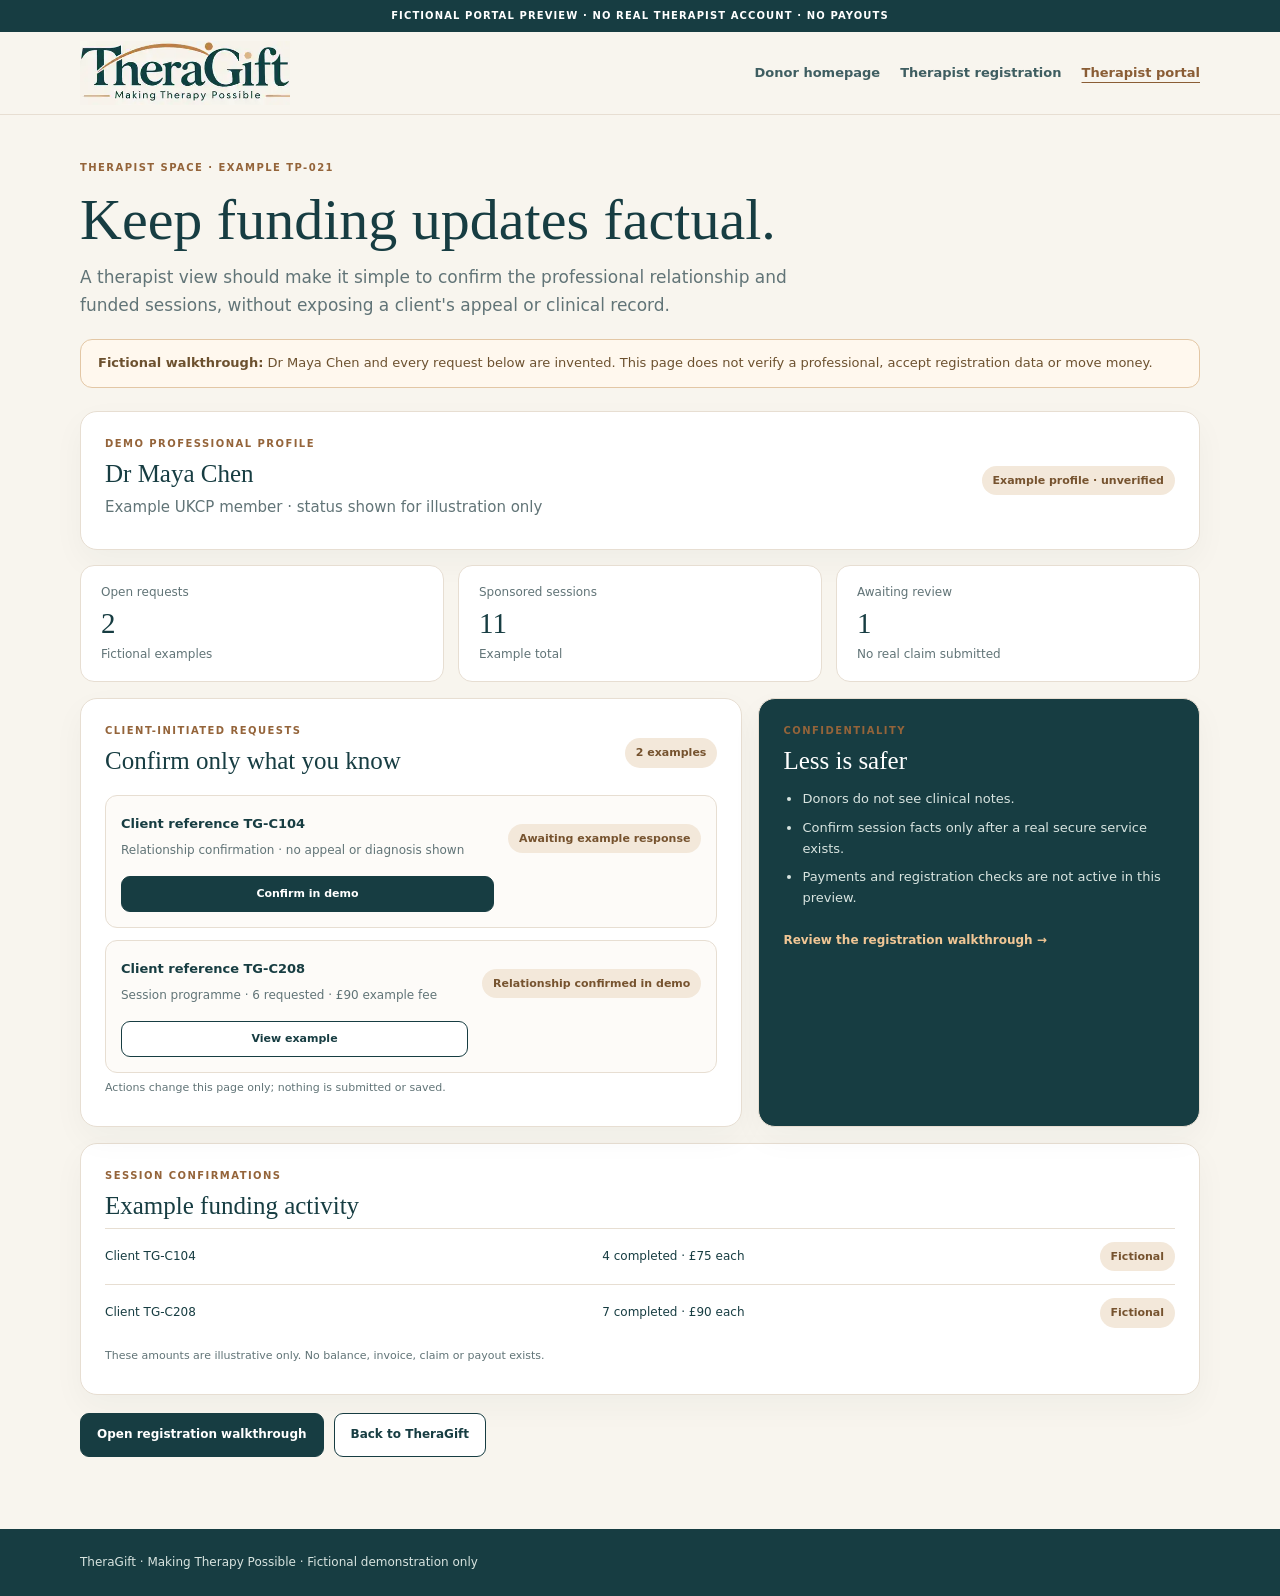
<file: theragift/therapist-portal.html>
<!doctype html>
<html lang="en-GB"><head><meta charset="utf-8"><meta name="viewport" content="width=device-width,initial-scale=1"><meta name="robots" content="noindex,nofollow"><meta name="theme-color" content="#173D42"><meta http-equiv="Content-Security-Policy" content="default-src 'none';style-src 'self';img-src data:;script-src 'unsafe-inline';connect-src 'none';form-action 'none';base-uri 'none'"><title>Therapist portal preview — TheraGift</title><link rel="stylesheet" href="portal.css"></head><body>
<div class="ribbon">FICTIONAL PORTAL PREVIEW · NO REAL THERAPIST ACCOUNT · NO PAYOUTS</div>
<header class="site-header"><div class="wrap header-row"><a class="brand" href="index.html" aria-label="TheraGift homepage"><img src="[data-uri]" alt="TheraGift — Making Therapy Possible"></a><nav aria-label="Main navigation"><a href="index.html">Donor homepage</a><a href="therapist.html">Therapist registration</a><a aria-current="page" href="therapist-portal.html">Therapist portal</a></nav></div></header>
<main class="wrap page">
<div class="eyebrow">THERAPIST SPACE · EXAMPLE TP-021</div><h1>Keep funding updates factual.</h1><p class="lede">A therapist view should make it simple to confirm the professional relationship and funded sessions, without exposing a client's appeal or clinical record.</p>
<div class="notice"><strong>Fictional walkthrough:</strong> Dr Maya Chen and every request below are invented. This page does not verify a professional, accept registration data or move money.</div>
<section class="panel overview"><div><div class="eyebrow">DEMO PROFESSIONAL PROFILE</div><h2>Dr Maya Chen</h2><p>Example UKCP member · status shown for illustration only</p></div><span class="pill">Example profile · unverified</span></section>
<section class="stats" aria-label="Example therapist dashboard"><article class="stat"><span>Open requests</span><strong>2</strong><small>Fictional examples</small></article><article class="stat"><span>Sponsored sessions</span><strong>11</strong><small>Example total</small></article><article class="stat"><span>Awaiting review</span><strong>1</strong><small>No real claim submitted</small></article></section>
<div class="columns"><section class="panel"><div class="section-heading"><div><div class="eyebrow">CLIENT-INITIATED REQUESTS</div><h2>Confirm only what you know</h2></div><span class="pill">2 examples</span></div><article class="request-card"><div><strong>Client reference TG-C104</strong><p>Relationship confirmation · no appeal or diagnosis shown</p></div><span class="status">Awaiting example response</span><button class="button small-button" type="button" data-demo-action>Confirm in demo</button></article><article class="request-card"><div><strong>Client reference TG-C208</strong><p>Session programme · 6 requested · £90 example fee</p></div><span class="status">Relationship confirmed in demo</span><button class="button small-button secondary" type="button" data-demo-action>View example</button></article><p id="demo-status" class="small" aria-live="polite">Actions change this page only; nothing is submitted or saved.</p></section>
<aside class="panel privacy"><div class="eyebrow">CONFIDENTIALITY</div><h2>Less is safer</h2><ul><li>Donors do not see clinical notes.</li><li>Confirm session facts only after a real secure service exists.</li><li>Payments and registration checks are not active in this preview.</li></ul><a class="text-link" href="therapist.html">Review the registration walkthrough →</a></aside></div>
<section class="panel session-panel"><div class="eyebrow">SESSION CONFIRMATIONS</div><h2>Example funding activity</h2><div class="session-row"><span>Client TG-C104</span><span>4 completed · £75 each</span><span class="status">Fictional</span></div><div class="session-row"><span>Client TG-C208</span><span>7 completed · £90 each</span><span class="status">Fictional</span></div><p class="small">These amounts are illustrative only. No balance, invoice, claim or payout exists.</p></section>
<section class="actions"><a class="button" href="therapist.html">Open registration walkthrough</a><a class="button secondary" href="index.html">Back to TheraGift</a></section>
</main><footer class="site-footer"><div class="wrap">TheraGift · Making Therapy Possible · Fictional demonstration only</div></footer>
<script>(()=>{const status=document.getElementById('demo-status');document.querySelectorAll('[data-demo-action]').forEach((button,index)=>button.addEventListener('click',()=>{status.textContent=index===0?'Example action only: no request was confirmed or sent.':'Example request details remain fictional and private.'}));})();</script>
</body></html>
</file>
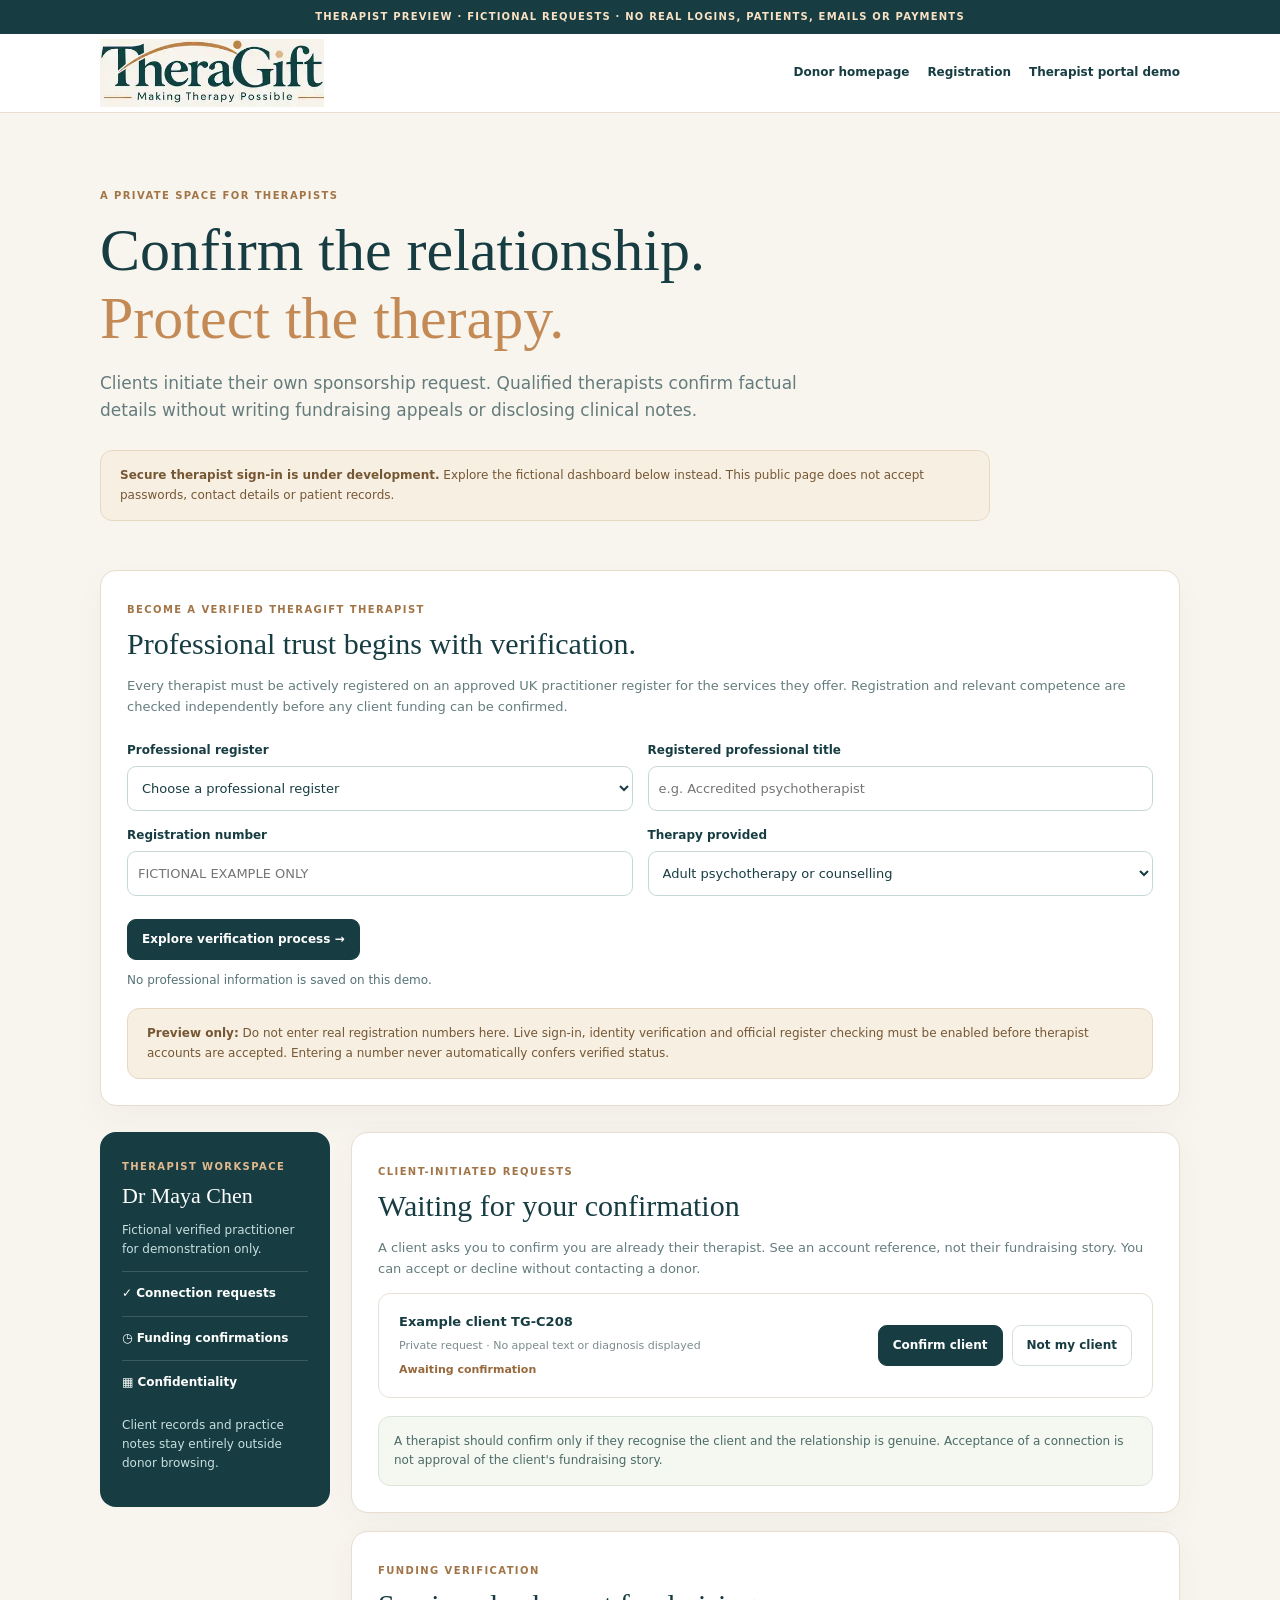
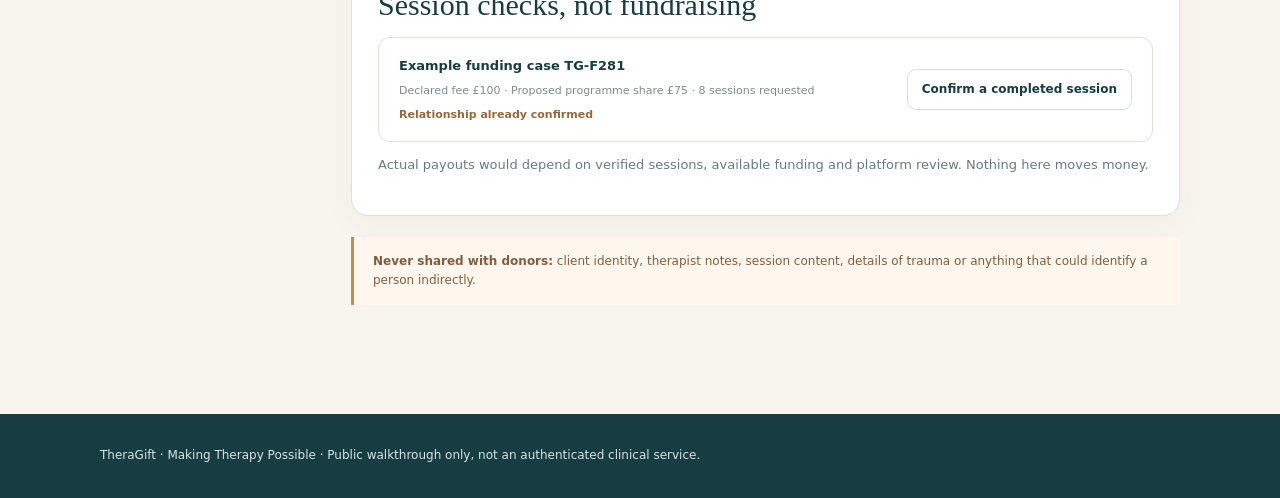
<file: theragift/therapist.html>
<!doctype html><html lang="en-GB"><head><meta charset="utf-8"><meta name="viewport" content="width=device-width,initial-scale=1">
<meta name="robots" content="noindex,nofollow"><meta name="referrer" content="no-referrer"><meta name="theme-color" content="#173D42">
<meta http-equiv="Content-Security-Policy" content="default-src 'none';img-src data:;script-src 'unsafe-inline';style-src 'unsafe-inline';connect-src 'none';form-action 'none';base-uri 'none'">
<title>Therapist confirmation portal — TheraGift</title>
<style>
:root{--teal:#173D42;--ivory:#F8F5EE;--honey:#C48A55;--muted:#657c7d;--line:#e7ddd0}
*{box-sizing:border-box}body{margin:0;background:var(--ivory);color:var(--teal);font:14px/1.6 system-ui,-apple-system,"Segoe UI",sans-serif}
h1,h2,h3{font-family:Georgia,serif;font-weight:500;line-height:1.13;color:var(--teal)}h1{font-size:clamp(39px,5vw,60px);margin:12px 0 17px}h2{font-size:30px;margin:8px 0 15px}h3{font-size:22px;margin:8px 0}p{color:var(--muted)}a{color:inherit;text-decoration:none}button,input{font:inherit}button{cursor:pointer}button:focus-visible,a:focus-visible{outline:3px solid var(--honey);outline-offset:3px}[hidden]{display:none!important}
.ribbon{background:var(--teal);text-align:center;color:#f9e1c4;font-size:10px;font-weight:850;letter-spacing:1.2px;padding:9px}
.wrap{max-width:1130px;padding:0 25px;margin:auto}.head{background:white;border-bottom:1px solid var(--line)}.head-inner{min-height:78px;display:flex;align-items:center;justify-content:space-between;gap:16px}
.logo img{display:block;width:min(224px,42vw);height:auto}.head nav{display:flex;gap:18px;font-weight:750;font-size:12px}.head nav a:hover{color:#92673d}
.eyebrow{font-size:10px;color:#a27548;letter-spacing:1.4px;font-weight:850}.hero{padding:70px 0 49px;max-width:890px}.hero>p{font-size:17px;max-width:740px}.honey{color:var(--honey)}
.note{background:#f7efe2;border:1px solid #e8d8c3;border-radius:12px;padding:15px 19px;color:#755734;font-size:12px;margin-top:26px}
.workspace{display:grid;grid-template-columns:230px minmax(0,1fr);gap:21px;padding-bottom:88px}
.side{padding:22px;border-radius:16px;background:var(--teal);color:white;align-self:start}.side h3{color:white}.side p{color:#c9dfe0;font-size:12px}.side a{display:block;border-top:1px solid #ffffff27;padding:12px 0;font-weight:720;font-size:12px}.side a:hover{color:#efcba6}
.panel{background:white;border:1px solid var(--line);padding:26px;border-radius:17px;box-shadow:0 8px 32px #173D420b;margin-bottom:18px}.panel p{font-size:13px}
.req{border:1px solid #e7dfd4;border-radius:12px;padding:18px 20px;display:flex;gap:17px;align-items:center;justify-content:space-between;flex-wrap:wrap;margin-top:12px}
.req strong,.req small{display:block}.req strong{font-size:13px}.req small{color:#7c8b8e;margin-top:5px;font-size:11px}.req-state{display:block;margin-top:6px;color:#97683c;font-weight:750;font-size:11px}.req.answered{background:#f4f8f4;border-color:#d8e5d7}
.actions{display:flex;gap:9px;flex-wrap:wrap}.btn{border:1px solid var(--teal);border-radius:9px;padding:10px 14px;background:var(--teal);color:white;font-weight:780;font-size:12px}
.btn:hover{background:#2d595e}.btn.secondary{background:white;color:var(--teal);border-color:#d3e0dc}.btn.secondary:hover{background:#f4f7f4}.btn[disabled]{opacity:.55;cursor:default}
.soft{background:#f5f7f1;border:1px solid #dce5da;padding:15px;border-radius:12px;color:#4b6b67;font-size:12px;margin-top:18px}.note-ink{border-left:3px solid var(--honey);padding:15px 19px;background:#fff7ee;color:#805e3d;font-size:12px;margin:21px 0}
.footer{background:var(--teal);padding:32px;color:#d7e3e3;font-size:12px}
@media(max-width:760px){.workspace{grid-template-columns:1fr}.side{display:none}.hero{padding:45px 0 28px}.wrap{padding:0 16px}.panel{padding:18px}.head nav{gap:10px;font-size:11px}}
</style><style>.tg-reg-card{border:1px solid #E8DCCB;border-radius:16px;padding:26px;background:white;margin-bottom:26px;box-shadow:0 15px 35px #173D4209}.tg-reg-card h2{font-size:30px}.tg-reg-card p{font-size:13px}.tg-reg-fields{display:grid;grid-template-columns:repeat(2,minmax(0,1fr));gap:15px;margin:23px 0}.tg-reg-fields label{font-size:12px;font-weight:800;color:#173D42}.tg-reg-fields input,.tg-reg-fields select{display:block;width:100%;height:45px;border:1px solid #C5D8D8;border-radius:9px;background:#fff;color:#173D42;margin-top:6px;padding:10px;font:13px system-ui}.tg-reg-fields input:focus-visible,.tg-reg-fields select:focus-visible{outline:3px solid #C48A55;outline-offset:2px}.tg-reg-result{color:#557376;display:block;font-size:12px;margin-top:11px}@media(max-width:680px){.tg-reg-fields{grid-template-columns:1fr}.tg-reg-card{padding:17px}}</style></head><body><div class="ribbon">THERAPIST PREVIEW · FICTIONAL REQUESTS · NO REAL LOGINS, PATIENTS, EMAILS OR PAYMENTS</div>
<header class="head"><div class="wrap head-inner"><a href="index.html" class="logo"><img src="[data-uri]" alt="TheraGift — Making Therapy Possible" width="418" height="126"></a><nav><a href="index.html">Donor homepage</a><a href="therapist.html">Registration</a><a href="therapist-portal.html">Therapist portal demo</a></nav></div></header>
<main class="wrap"><section class="hero"><span class="eyebrow">A PRIVATE SPACE FOR THERAPISTS</span><h1>Confirm the relationship.<br><span class="honey">Protect the therapy.</span></h1><p>Clients initiate their own sponsorship request. Qualified therapists confirm factual details without writing fundraising appeals or disclosing clinical notes.</p>
<div class="note"><b>Secure therapist sign-in is under development.</b> Explore the fictional dashboard below instead. This public page does not accept passwords, contact details or patient records.</div></section>
<section id="tgProfessionalRegistration" class="tg-reg-card">
<span class="eyebrow">BECOME A VERIFIED THERAGIFT THERAPIST</span>
<h2>Professional trust begins with verification.</h2>
<p>Every therapist must be actively registered on an approved UK practitioner register for the services they offer. Registration and relevant competence are checked independently before any client funding can be confirmed.</p>
<div class="tg-reg-fields">
<label>Professional register <select id="tgRegBody"><option value="">Choose a professional register</option><option value="1">UKCP — UK Council for Psychotherapy</option><option value="2">BPC — British Psychoanalytic Council</option><option value="3">BACP — British Association for Counselling and Psychotherapy</option><option value="4">NCPS — National Counselling and Psychotherapy Society</option><option value="5">BABCP — CBT Register UK</option><option value="6">HCPC — Health and Care Professions Council</option><option value="7">ACP — Association of Child Psychotherapists</option><option value="8">BAPT — British Association of Play Therapists</option><option value="9">PTUK — Play Therapy UK</option><option value="10">COSCA — Counselling and Psychotherapy in Scotland</option><option value="11">ACC — Association of Christians in Counselling and Linked Professions</option><option value="12">HGI — Human Givens Institute</option><option value="13">Other — requires specialist review</option></select></label>
<label>Registered professional title <input id="tgRegTitle" placeholder="e.g. Accredited psychotherapist" maxlength="100" autocomplete="off"></label>
<label>Registration number <input id="tgRegNumber" placeholder="FICTIONAL EXAMPLE ONLY" maxlength="60" autocomplete="off"></label>
<label>Therapy provided <select id="tgRegScope"><option>Adult psychotherapy or counselling</option><option>CBT psychotherapy</option><option>Child / adolescent therapy</option><option>Couples / family therapy</option><option>Play therapy</option><option>Arts therapy</option></select></label>
</div><button class="btn" type="button" id="tgRegReview">Explore verification process →</button><span id="tgRegResult" class="tg-reg-result" role="status">No professional information is saved on this demo.</span>
<div class="note" style="margin-top:18px"><b>Preview only:</b> Do not enter real registration numbers here. Live sign-in, identity verification and official register checking must be enabled before therapist accounts are accepted. Entering a number never automatically confers verified status.</div></section><div class="workspace"><aside class="side"><span class="eyebrow" style="color:#e2b88d">THERAPIST WORKSPACE</span><h3>Dr Maya Chen</h3><p>Fictional verified practitioner for demonstration only.</p><a href="#requests">✓ Connection requests</a><a href="#sessions">◷ Funding confirmations</a><a href="#privacy">▦ Confidentiality</a><p>Client records and practice notes stay entirely outside donor browsing.</p></aside><div>
<section class="panel" id="requests"><span class="eyebrow">CLIENT-INITIATED REQUESTS</span><h2>Waiting for your confirmation</h2><p>A client asks you to confirm you are already their therapist. See an account reference, not their fundraising story. You can accept or decline without contacting a donor.</p>
<div id="demoClientRequest" class="req" hidden><div><strong>Client reference TG-C104</strong><small>Request created from the fictional client walkthrough in this browser session</small><span class="req-state" id="demoRequestState">Awaiting factual confirmation</span></div><div class="actions"><button id="demoAccept" class="btn">Confirm client</button><button id="demoDecline" class="btn secondary">Not my client</button></div></div>
<div class="req"><div><strong>Example client TG-C208</strong><small>Private request · No appeal text or diagnosis displayed</small><span class="req-state">Awaiting confirmation</span></div><div class="actions"><button class="btn" data-decision="confirmed">Confirm client</button><button class="btn secondary" data-decision="declined">Not my client</button></div></div>
<div class="soft">A therapist should confirm only if they recognise the client and the relationship is genuine. Acceptance of a connection is not approval of the client's fundraising story.</div>
</section>
<section class="panel" id="sessions"><span class="eyebrow">FUNDING VERIFICATION</span><h2>Session checks, not fundraising</h2><div class="req"><div><strong>Example funding case TG-F281</strong><small>Declared fee £100 · Proposed programme share £75 · 8 sessions requested</small><span class="req-state">Relationship already confirmed</span></div><div class="actions"><button id="sessionCheck" class="btn secondary">Confirm a completed session</button></div></div><p>Actual payouts would depend on verified sessions, available funding and platform review. Nothing here moves money.</p></section>
<div class="note-ink" id="privacy"><strong>Never shared with donors:</strong> client identity, therapist notes, session content, details of trauma or anything that could identify a person indirectly.</div>
</div></div></main><footer class="footer"><div class="wrap">TheraGift · Making Therapy Possible · Public walkthrough only, not an authenticated clinical service.</div></footer>
<script>
(()=>{'use strict';const box=document.getElementById('demoClientRequest'),status=document.getElementById('demoRequestState');function refresh(){let state='';try{state=sessionStorage.getItem('theragift-demo-link')||''}catch(e){}box.hidden=!state;status.textContent=state==='accepted'?'Relationship confirmed':state==='declined'?'Request declined':'Awaiting factual confirmation';box.classList.toggle('answered',state==='accepted');for(const id of ['demoAccept','demoDecline'])document.getElementById(id).disabled=state!=='pending'}
function choose(val){try{sessionStorage.setItem('theragift-demo-link',val)}catch(e){}refresh()}
document.getElementById('demoAccept').addEventListener('click',()=>choose('accepted'));document.getElementById('demoDecline').addEventListener('click',()=>choose('declined'));
document.querySelectorAll('[data-decision]').forEach(b=>b.addEventListener('click',()=>{const parent=b.closest('.req');parent.querySelector('.req-state').textContent=b.dataset.decision==='confirmed'?'Relationship confirmed (demo)':'Request declined (demo)';parent.classList.add('answered');parent.querySelectorAll('button').forEach(x=>x.disabled=true)}));
document.getElementById('sessionCheck').addEventListener('click',e=>{e.target.textContent='Session confirmed in demo ✓';e.target.disabled=true});refresh();
})();
</script><script>(()=>{'use strict';const $=id=>document.getElementById(id);$('tgRegReview')?.addEventListener('click',()=>{const body=$('tgRegBody').value,title=$('tgRegTitle').value.trim(),num=$('tgRegNumber').value.trim();if(!body||title.length<3||num.length<3){$('tgRegResult').textContent='Choose a register and enter fictional example details to explore the process.';return}$('tgRegResult').textContent='Pending independent verification (demonstration). No information was saved or sent.';$('tgRegTitle').value='';$('tgRegNumber').value='';});})();</script></body></html>
</file>
<file: theragift/discovery-v09.css>
/* Donor-interest discovery, v0.9 — brand colours only, no new dependencies */
.tg-story-match{background:#EEEAE1;padding:77px 24px 71px;border-bottom:1px solid #DDD5C9;scroll-margin-top:90px}
.tg-story-match-grid{display:grid;grid-template-columns:minmax(0,1fr) minmax(320px,.95fr);gap:58px;align-items:center}
.tg-story-match-intro .eyebrow{color:#956737}
.tg-story-match-intro h2{font:normal clamp(32px,4vw,48px)/1.13 Georgia,serif;margin:12px 0 19px;color:#173D42;letter-spacing:-.025em}
.tg-story-match-intro p{color:#53696D;font-size:15px;line-height:1.75}
.tg-match-privacy{display:flex;gap:13px;align-items:start;margin-top:24px;padding:16px 18px;background:#FFF8EA;border:1px solid #E5D5BF;border-radius:12px}
.tg-match-privacy>span{font:28px Georgia;color:#C48A55}.tg-match-privacy b{display:block;color:#173D42;font-size:13px}.tg-match-privacy small{display:block;color:#796E61;font-size:11px;margin-top:5px;line-height:1.65}
.tg-match-form{background:white;padding:26px;border:1px solid #E7DDD2;border-radius:20px;box-shadow:0 23px 53px #173D4212;transform:rotate(1deg);transition:transform .2s}
.tg-match-form:hover,.tg-match-form:focus-within{transform:rotate(0)}
.tg-match-form label{display:block;font-weight:850;font-size:14px;color:#173D42;margin-bottom:10px}
.tg-match-form textarea{width:100%;min-height:163px;max-height:290px;resize:vertical;background:#FFFCF7;border:1px solid #D6D8D1;color:#173D42;border-radius:12px;font:14px/1.65 system-ui;padding:15px}
.tg-match-form textarea:focus{outline:3px solid #E2B88D;outline-offset:2px}
.tg-match-controls{display:flex;justify-content:space-between;gap:12px;align-items:center;flex-wrap:wrap;margin-top:17px}
.tg-match-controls span{font-size:11px;color:#72817F}.tg-match-controls button{white-space:nowrap}
.tg-match-example{margin-top:15px;font-size:11px;color:#71817E;display:flex;gap:8px;align-items:center;flex-wrap:wrap}
.tg-match-example button,.tg-match-clear{border:0;background:transparent;text-decoration:underline;color:#946132;font-size:11px;font-weight:800;padding:0}
.tg-match-result{padding:27px 26px;margin-top:31px;border:1px solid #DCD9CF;border-radius:18px;background:white;scroll-margin-top:90px}
.tg-match-result[hidden]{display:none}.tg-match-result h3{font:normal 31px Georgia,serif;color:#173D42;margin:8px 0 12px}.tg-match-result p{max-width:750px;font-size:12px;color:#667779;line-height:1.6}
.tg-match-result .tg-fundcase-strip{padding:12px 0 18px}.tg-match-clear{margin-top:11px}
.tg-fundcase{color:#173D42;text-decoration:none!important;cursor:pointer}.tg-fundcase:focus-visible{outline:3px solid #C48A55;outline-offset:4px}.tg-fundcase:hover{transform:translateY(-6px);box-shadow:0 21px 45px #173D4224;border-color:#C48A55}
.tg-fundcase .tg-fundcase-action{display:block;text-align:center;background:#FFF9F0}.tg-fundcase:hover .tg-fundcase-action{background:#173D42;color:#fff}
/* Single fictional example profile */
.tg-profile-page{padding:45px 24px 91px;background:#F8F5EE;min-height:70vh}
.tg-profile-crumb{font-size:12px;color:#637579;margin-bottom:26px}.tg-profile-crumb a{color:#173D42;font-weight:800}
.tg-profile-grid{display:grid;grid-template-columns:minmax(0,1.3fr) minmax(275px,.7fr);align-items:start;gap:24px}
.tg-profile-article,.tg-profile-aside{background:white;border-radius:18px;border:1px solid #E7DED1;box-shadow:0 14px 32px #173D4210;overflow:hidden}
.tg-profile-banner{height:180px;padding:23px;background:linear-gradient(120deg,#CADFD5,#91B6AB);position:relative}.tg-profile-banner:after{content:"";position:absolute;width:230px;height:230px;border-radius:50%;background:#ffffff5c;right:-50px;bottom:-145px}
.tg-profile-topic{display:inline-flex;border-radius:30px;background:#FFF9EF;padding:9px 13px;font-size:11px;font-weight:750;color:#173D42}
.tg-profile-copy{padding:30px}.tg-profile-copy h1{font:normal clamp(34px,4vw,51px)/1.1 Georgia,serif;color:#173D42;margin:13px 0 20px}.tg-profile-copy h2{font:normal 27px Georgia,serif;color:#173D42;margin:26px 0 12px}
.tg-profile-copy p{font-size:14px;line-height:1.85;color:#5D7376}.tg-profile-copy .tg-profile-quote{font:italic 20px/1.6 Georgia,serif;color:#31575A}
.tg-profile-note{margin:25px 0;padding:19px;border-radius:12px;background:#FFF7EC;border:1px solid #E8D8C4}.tg-profile-note b{color:#835B35}.tg-profile-note p{font-size:12px;margin:7px 0 0}
.tg-profile-related{display:grid;grid-template-columns:repeat(3,1fr);gap:11px}.tg-profile-related a{border:1px solid #E3E4DC;border-radius:10px;background:#FBFCF9;padding:13px;display:block;color:#173D42;text-decoration:none}.tg-profile-related small{display:block;color:#987044;font-size:10px}.tg-profile-related b{display:block;font:19px Georgia;margin-top:6px}
.tg-profile-aside{padding:23px;position:sticky;top:25px}.tg-profile-aside h2{font:normal 30px Georgia,serif;color:#173D42;margin:11px 0}.tg-profile-aside p{font-size:12px;color:#6B7C7D}
.tg-profile-raised{font:36px Georgia,serif;color:#173D42;margin-top:25px}.tg-profile-track{height:10px;border-radius:20px;background:#EDECE6;overflow:hidden;margin:14px 0}.tg-profile-track>span{display:block;background:#C48A55;height:100%}
.tg-profile-amount-row{display:flex;justify-content:space-between;gap:9px;font-size:12px;padding:12px 0;border-bottom:1px solid #E6EBE6}.tg-profile-amount-row strong{color:#173D42}
.tg-profile-aside .btn{width:100%;display:block;text-align:center;margin-top:18px}.tg-profile-disabled{opacity:.62;cursor:not-allowed}
@media(max-width:890px){.tg-story-match-grid,.tg-profile-grid{grid-template-columns:1fr}.tg-match-form{transform:none}.tg-profile-aside{position:static}.tg-profile-related{grid-template-columns:repeat(2,1fr)}}
@media(max-width:550px){.tg-story-match{padding:55px 18px}.tg-match-form{padding:17px}.tg-match-result{padding:18px}.tg-profile-page{padding:29px 15px 65px}.tg-profile-copy{padding:20px}.tg-profile-related{grid-template-columns:1fr}}
@media(prefers-reduced-motion:reduce){.tg-match-form,.tg-fundcase{transition:none!important;transform:none!important}}
</file>
<file: theragift/portal.css>
:root{--teal:#173D42;--ivory:#F8F5EE;--honey:#C48A55;--soft:#E2B88D;--muted:#617477;--line:#e7ded2;--white:#fff}
*{box-sizing:border-box}
html{scroll-behavior:smooth}
body{margin:0;background:var(--ivory);color:var(--teal);font:15px/1.6 system-ui,-apple-system,"Segoe UI",sans-serif}
a{color:inherit;text-decoration:none}
button{font:inherit;cursor:pointer}
h1,h2{font-family:Georgia,"Times New Roman",serif;font-weight:500;line-height:1.18}
h1{font-size:clamp(36px,5vw,58px);margin:10px 0}
h2{font-size:25px;margin:7px 0}
p{color:var(--muted);margin:6px 0}
.wrap{width:min(1120px,calc(100% - 40px));margin-inline:auto}
.ribbon{background:var(--teal);color:#fff;text-align:center;padding:8px 14px;font-size:10px;letter-spacing:1.1px;font-weight:800}
.site-header{background:var(--ivory);border-bottom:1px solid var(--line)}
.header-row{min-height:82px;display:flex;align-items:center;justify-content:space-between;gap:22px}
.brand img{display:block;width:min(210px,38vw);height:auto}
nav{display:flex;align-items:center;gap:20px;flex-wrap:wrap}
nav a{font-size:13px;font-weight:700;color:#3f5e61}
nav a[aria-current="page"]{color:#8a5d35;text-decoration:underline;text-underline-offset:5px}
.page{padding-block:45px 72px}
.eyebrow{font-size:10px;letter-spacing:1.45px;text-transform:uppercase;font-weight:850;color:#94643a}
.lede{font-size:17px;max-width:760px;margin:0 0 20px}
.notice{border:1px solid #e3c7a5;background:#fff8ee;border-radius:12px;padding:13px 17px;margin:20px 0 23px;color:#6c512f;font-size:13px}
.panel{background:var(--white);border:1px solid var(--line);border-radius:17px;padding:24px;box-shadow:0 12px 32px #18383a0a}
.overview{display:flex;align-items:center;justify-content:space-between;gap:18px;margin-bottom:15px}
.pill,.status{display:inline-flex;align-items:center;white-space:nowrap;border-radius:99px;background:#f3e8da;color:#76532f;padding:6px 11px;font-size:11px;font-weight:800}
.stats{display:grid;grid-template-columns:repeat(3,minmax(0,1fr));gap:14px;margin:15px 0}
.stat{background:#fff;border:1px solid var(--line);border-radius:14px;padding:17px 20px}
.stat span,.stat small{display:block;color:var(--muted);font-size:12px}
.stat strong{display:block;font:29px Georgia,serif;margin:5px 0;color:var(--teal)}
.progress-panel{margin-top:15px}
.section-heading{display:flex;align-items:center;justify-content:space-between;gap:16px}
.progress-label{font:22px Georgia,serif;color:#8a5d35}
.progress{height:12px;border-radius:20px;background:#e9efec;overflow:hidden;margin:17px 0 10px}
.progress span{display:block;width:50%;height:100%;border-radius:inherit;background:var(--honey)}
.columns{display:grid;grid-template-columns:minmax(0,1.5fr) minmax(260px,1fr);gap:16px;margin-top:16px}
.timeline{list-style:none;padding:0;margin:20px 0 0}
.timeline li{display:grid;grid-template-columns:15px 1fr auto;gap:10px;align-items:start;padding:0 0 20px;position:relative}
.timeline li:not(:last-child):before{content:"";position:absolute;left:6px;top:13px;bottom:0;width:1px;background:#dce5e0}
.dot{width:13px;height:13px;border-radius:50%;background:var(--soft);border:3px solid #fff;box-shadow:0 0 0 1px #d6b28c;margin-top:4px;z-index:1}
.timeline strong{font-size:13px}
.timeline time{font-size:11px;color:var(--muted);white-space:nowrap}
.timeline p{font-size:12px}
.privacy{background:var(--teal);color:white}
.privacy h2{color:white}
.privacy p,.privacy li{color:#d8e4e0}
.privacy ul{padding-left:19px;font-size:13px}
.privacy li{margin:8px 0}
.text-link{display:inline-block;margin-top:9px;color:#f0c695;font-size:12px;font-weight:800}
.request-card{display:grid;grid-template-columns:minmax(0,1fr) auto;gap:10px 14px;align-items:center;border:1px solid var(--line);background:#fdfbf8;border-radius:12px;padding:15px;margin-top:12px}
.request-card strong{font-size:13px}
.request-card p{font-size:12px}
.small{font-size:11px}
.button{display:inline-flex;justify-content:center;align-items:center;border:1px solid var(--teal);background:var(--teal);color:white;border-radius:9px;padding:11px 16px;font-size:12px;font-weight:800}
.button.secondary{background:white;color:var(--teal)}
.button:focus-visible,a:focus-visible{outline:3px solid var(--honey);outline-offset:3px}
.small-button{padding:8px 11px;font-size:11px}
.session-panel{margin-top:16px}
.session-row{display:grid;grid-template-columns:1fr 1fr auto;gap:12px;align-items:center;border-top:1px solid var(--line);padding:13px 0;font-size:12px}
.actions{display:flex;gap:10px;flex-wrap:wrap;margin-top:18px}
.site-footer{background:var(--teal);color:#d8e4e0;padding:24px 0;font-size:12px}
@media(max-width:700px){.header-row{align-items:flex-start;flex-direction:column;padding:15px 0}.brand img{width:185px}nav{gap:14px}.page{padding-top:32px}.columns{grid-template-columns:1fr}.overview{align-items:flex-start;flex-direction:column}.request-card{grid-template-columns:1fr}.request-card .status{justify-self:start}}
@media(max-width:520px){.wrap{width:min(100% - 28px,1120px)}.stats{grid-template-columns:1fr}.stat{padding:14px 17px}.stat strong{font-size:25px}.panel{padding:19px}.session-row{grid-template-columns:1fr auto}.session-row span:nth-child(2){grid-column:1/-1;grid-row:2}}
</file>
